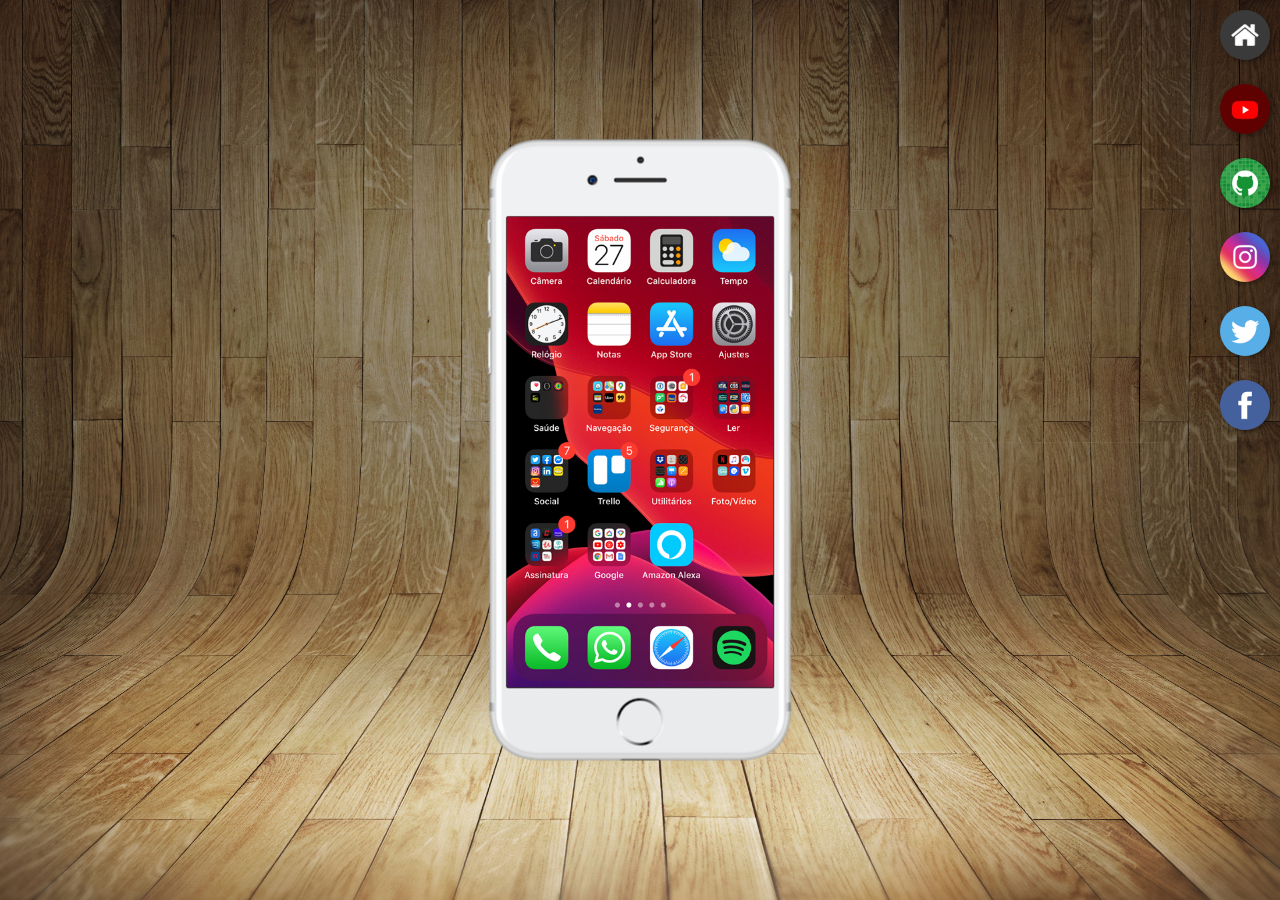
<file: index.html>
<!DOCTYPE html>
<html lang="pt-br">
<head>
    <meta charset="UTF-8">
    <meta http-equiv="X-UA-Compatible" content="IE=edge">
    <meta name="viewport" content="width=device-width, initial-scale=1.0">
    <link rel="shortcut icon" href="favicon.ico" type="image/x-icon">
    <link rel="stylesheet" href="estilos/style.css">
    <title>Projeto Redes Sociais</title>
</head>
<body>
    <main>
        <section id="telefone">
            <iframe src="home.html" name="tela" id="tela"  frameborder="0">
                Seu navegador não é compatível com isso.
            </iframe>
        </section>
        <section id="redes-sociais">
            <a href="home.html" target="tela"><img src="imagens/logo-home.jpg" alt="Home"></a><br>
            <a href="youtube.html" target="tela"><img src="imagens/logo-youtube.jpg" alt="Youtube"></a><br>
            <a href="github.html" target="tela"><img src="imagens/logo-github.jpg" alt="Github"></a><br>
            <a href="instagram.html" target="tela"><img src="imagens/logo-instagram.jpg" alt="Instagram"></a><br>
            <a href="twitter.html" target="tela"><img src="imagens/logo-twitter.jpg" alt="Twitter"></a><br>
            <a href="facebook.html" target="tela"><img src="imagens/logo-facebook.jpg" alt="Facebook"></a>
        </section>
    </main>
</body>
</html>
</file>
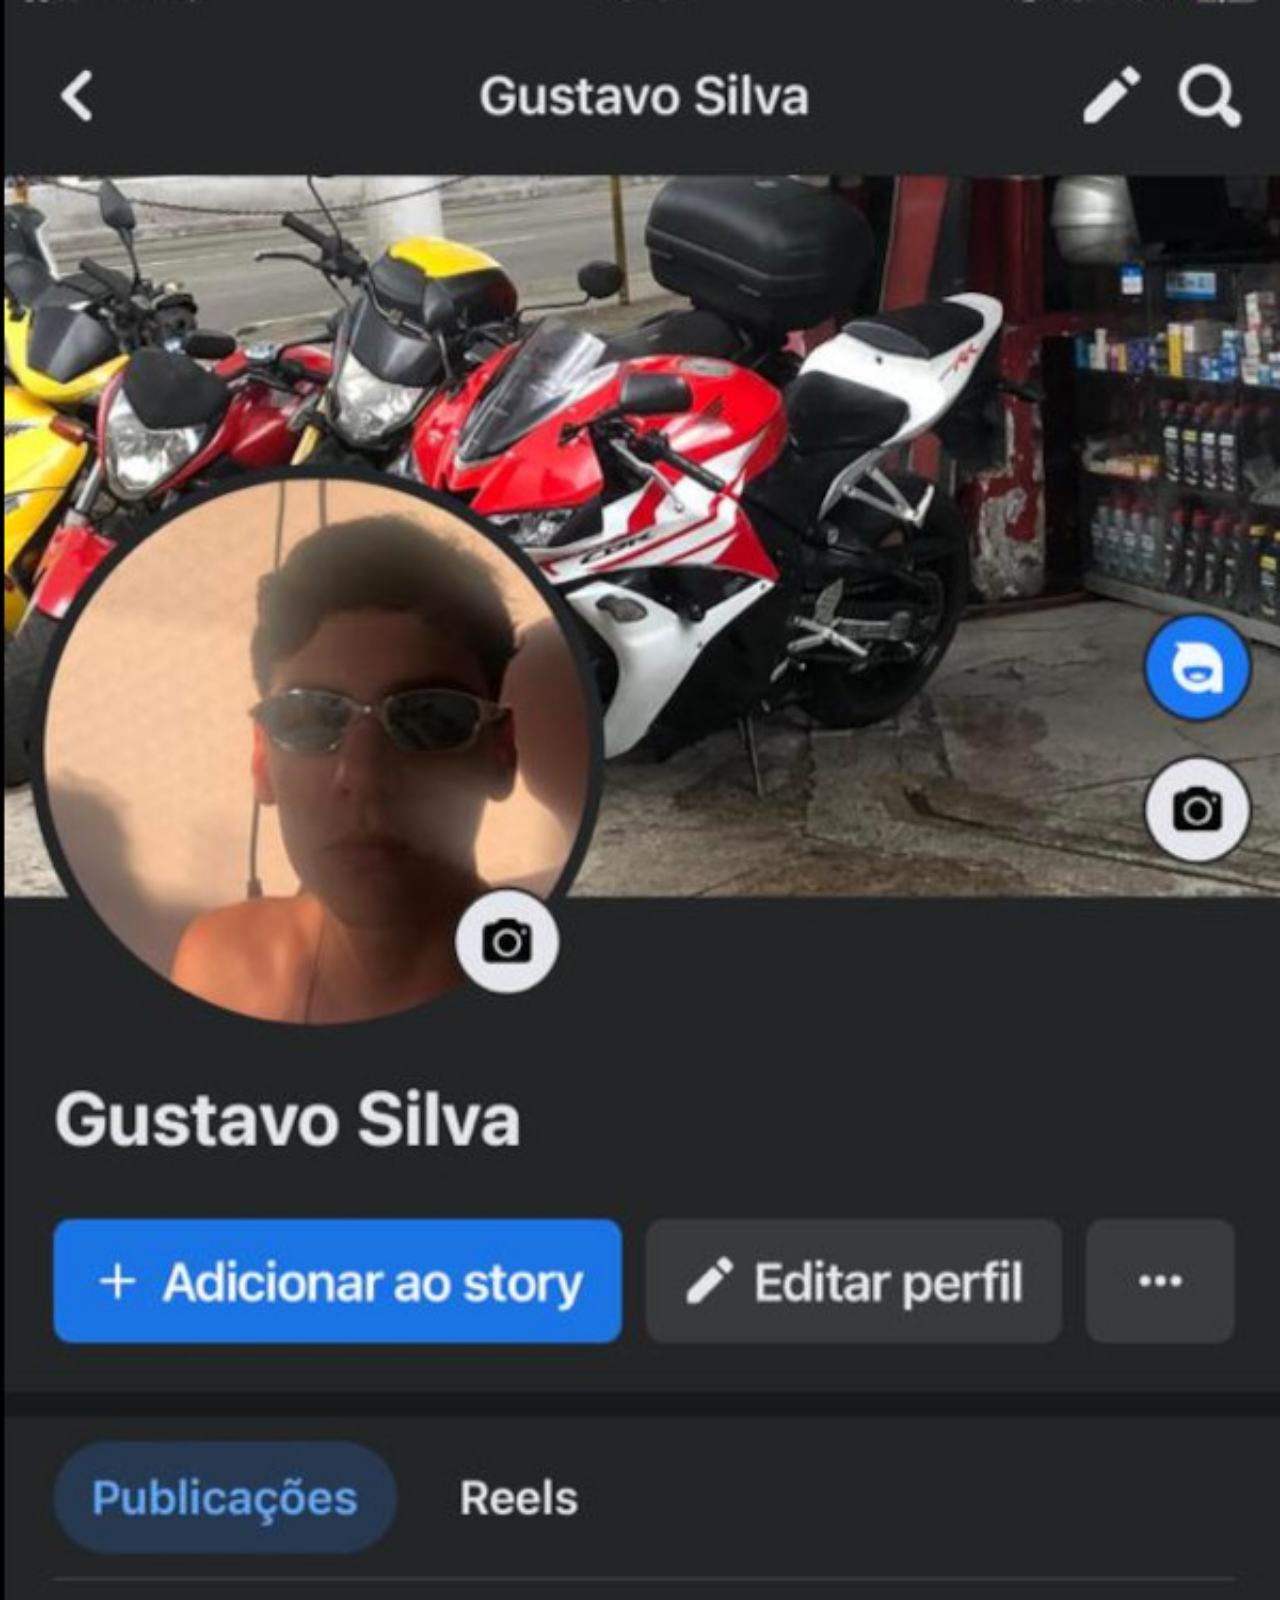
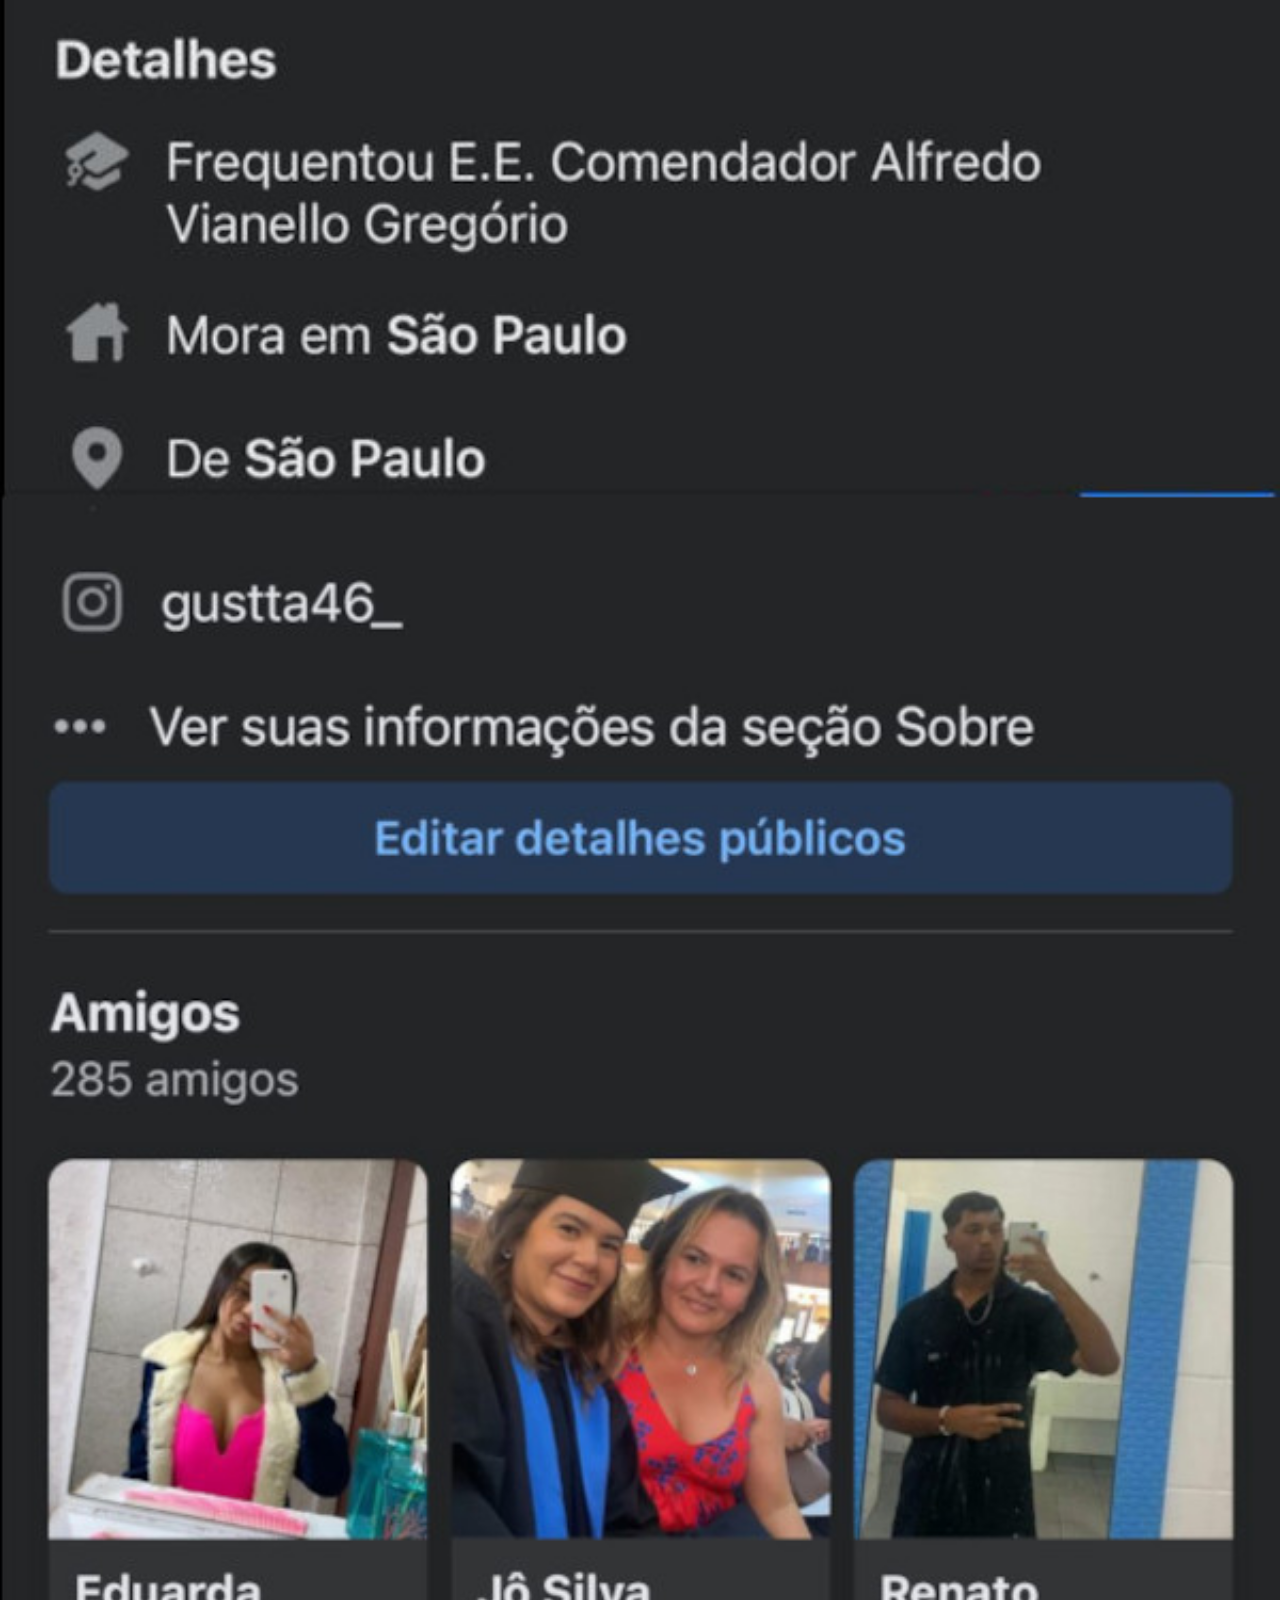
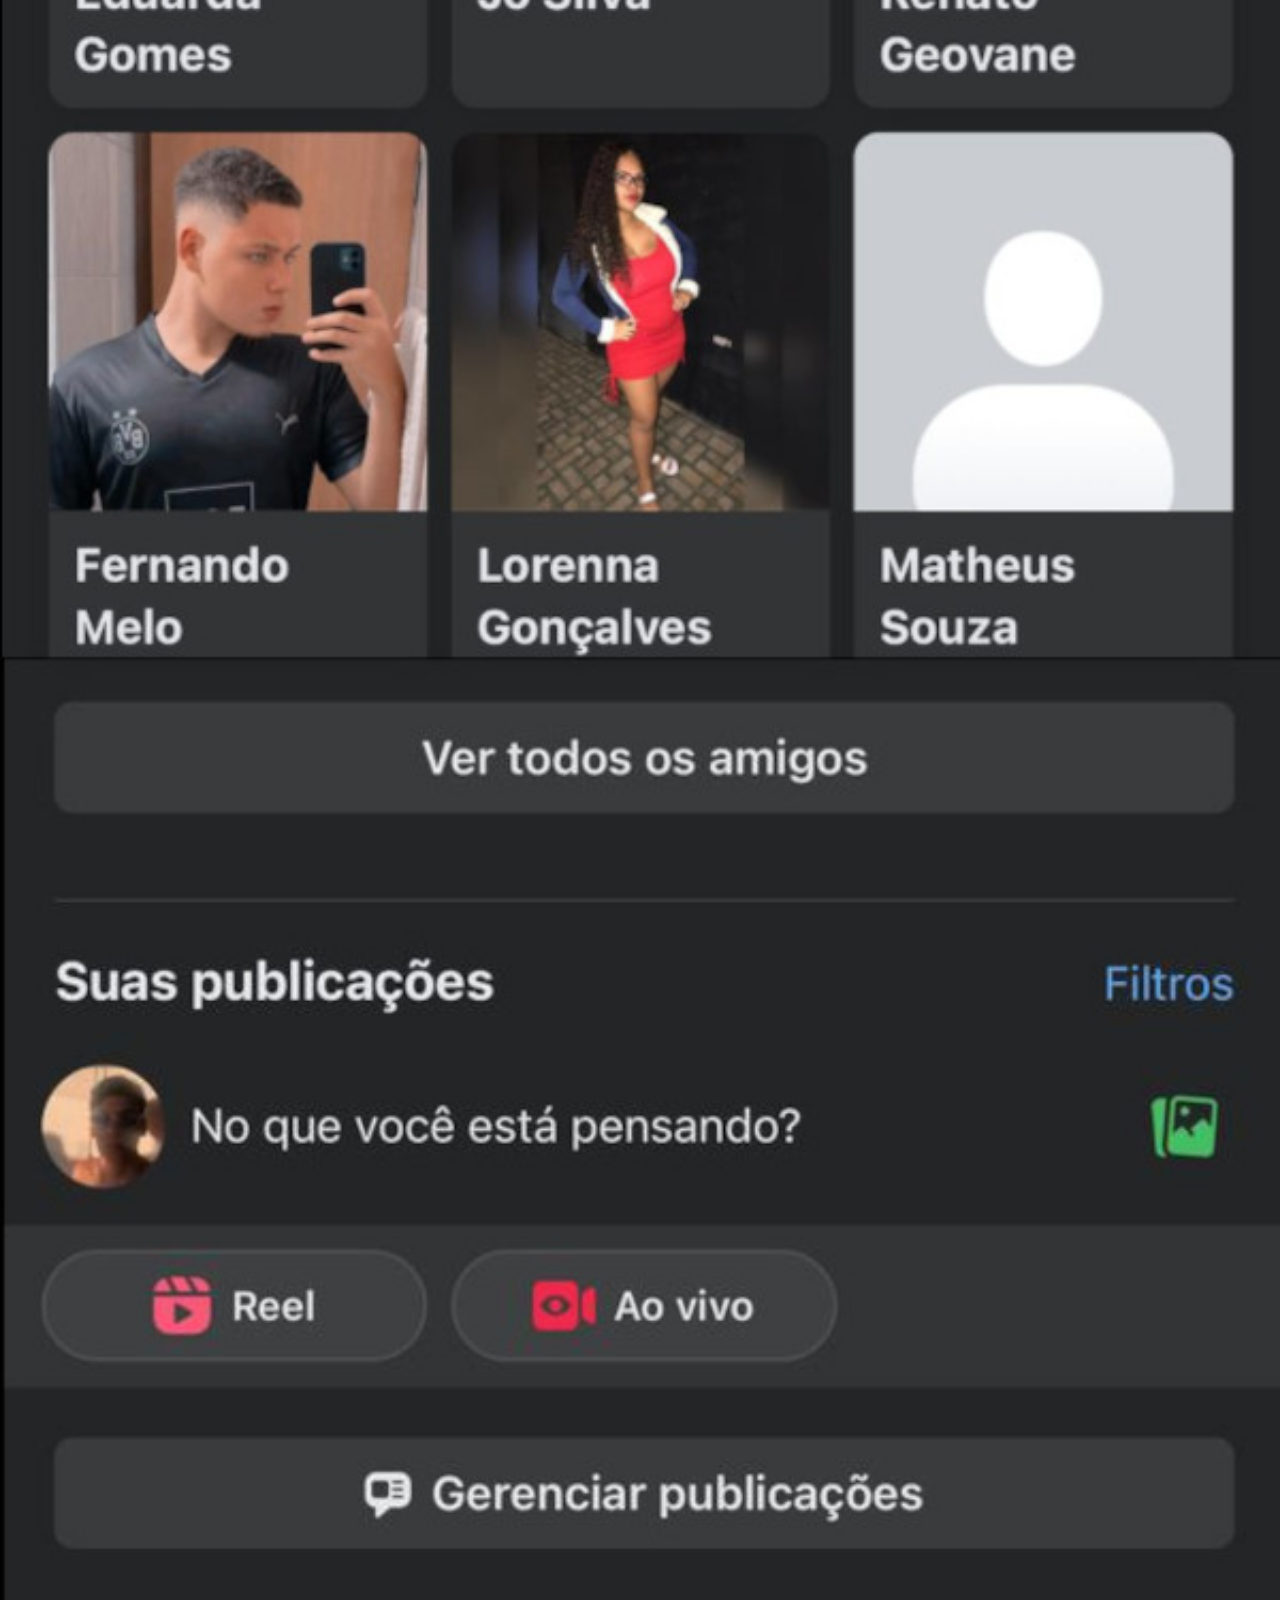
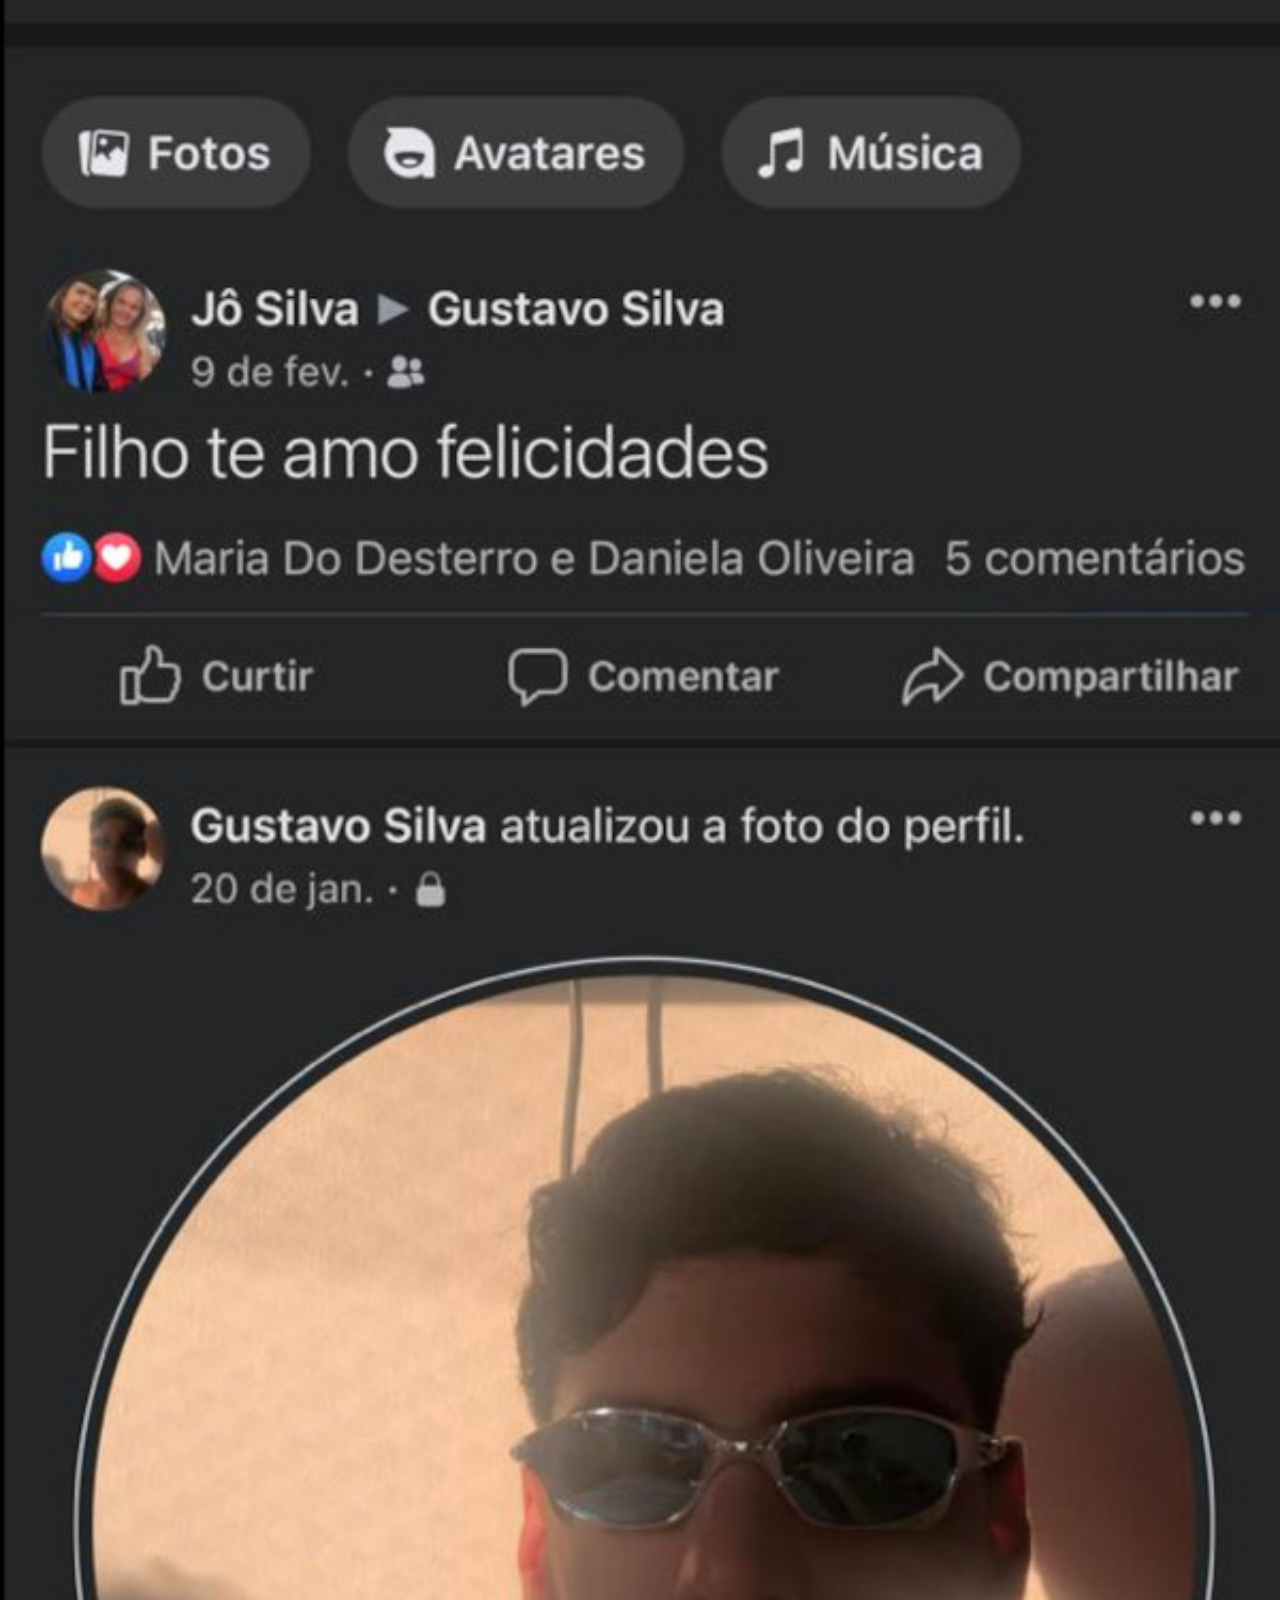
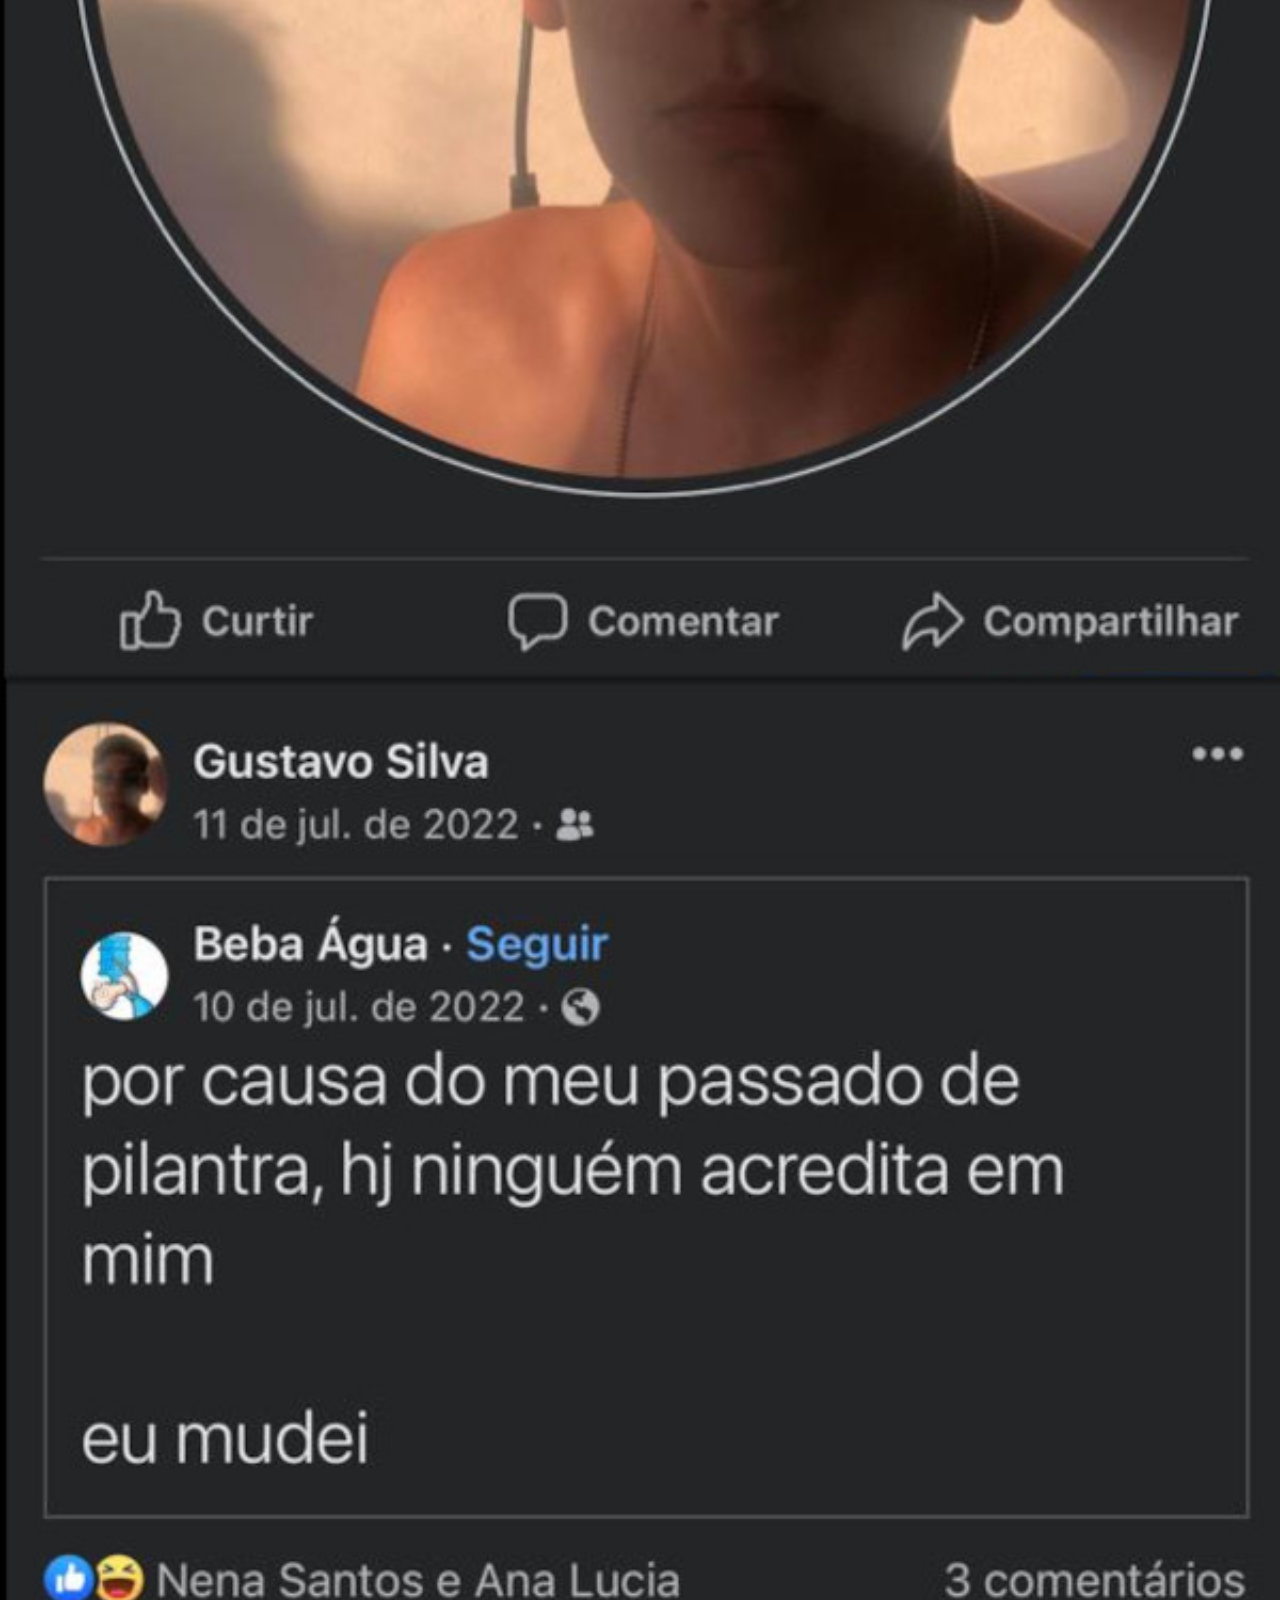
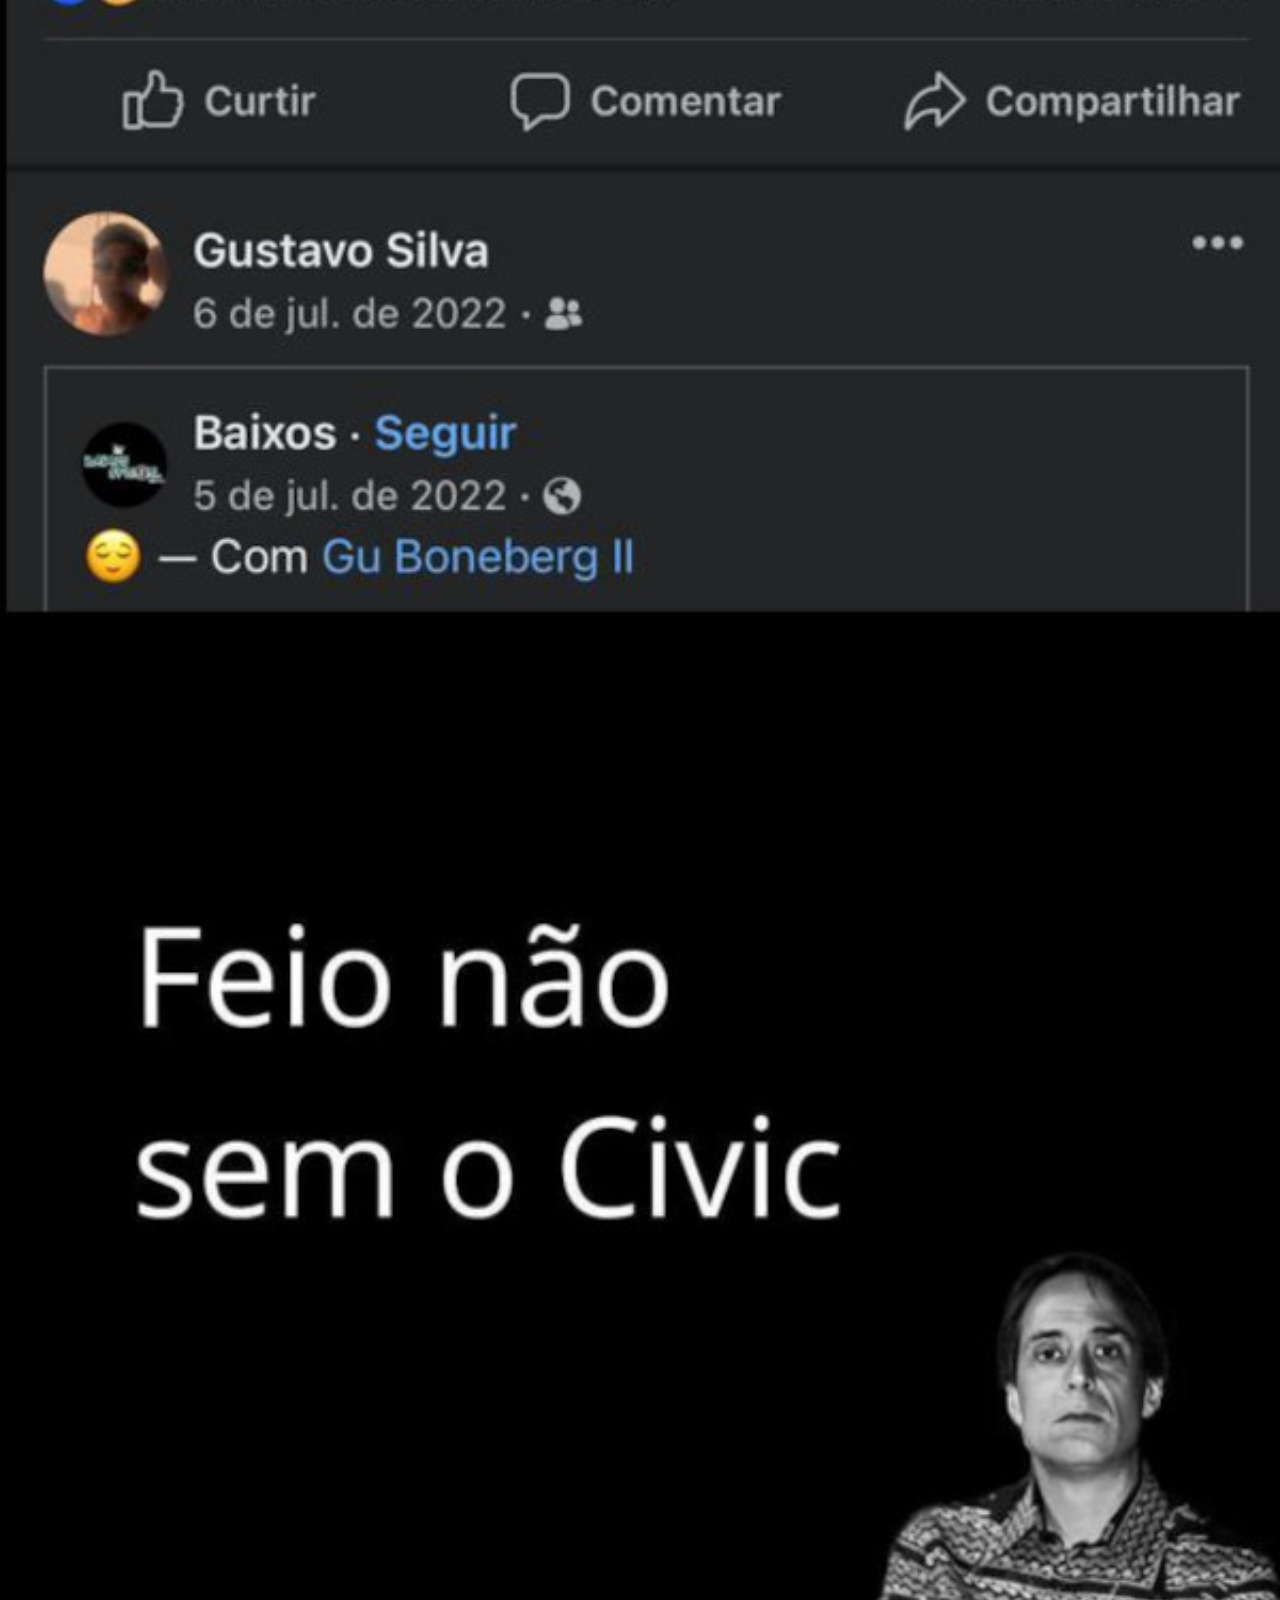
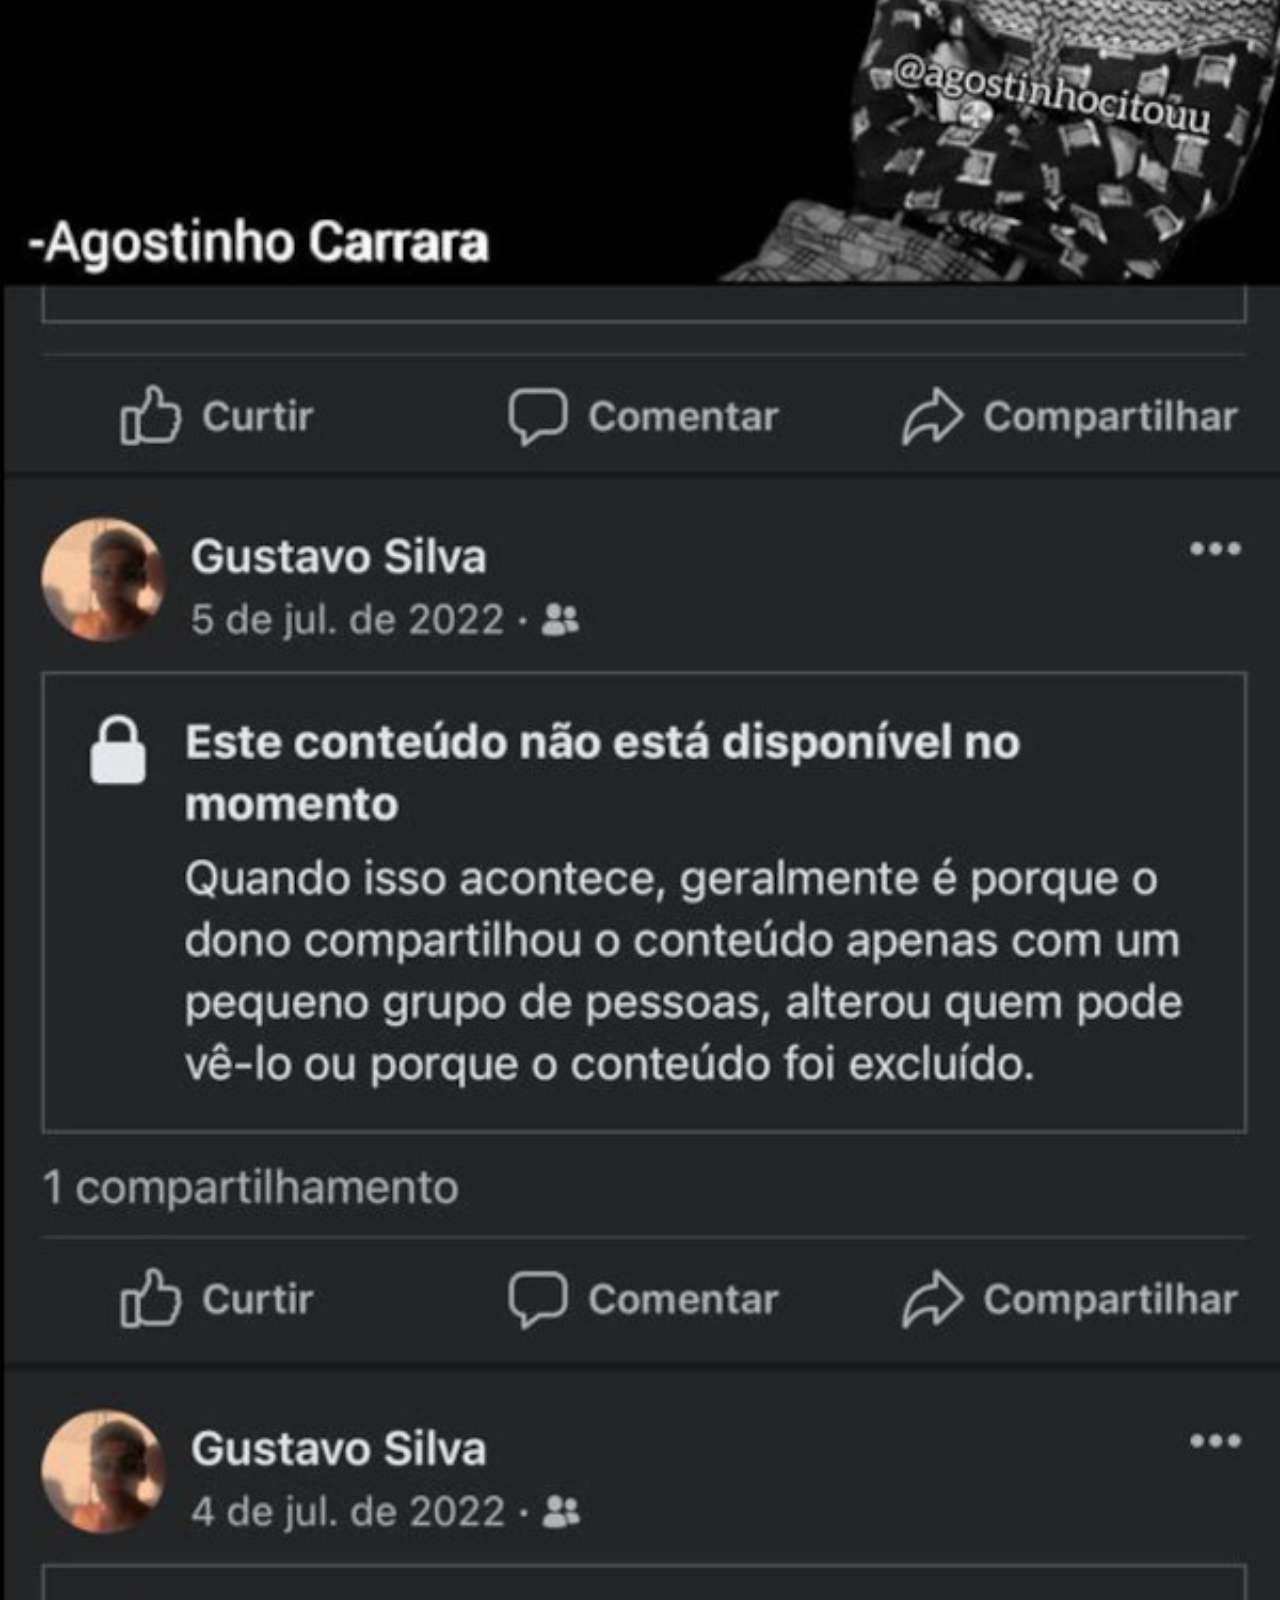
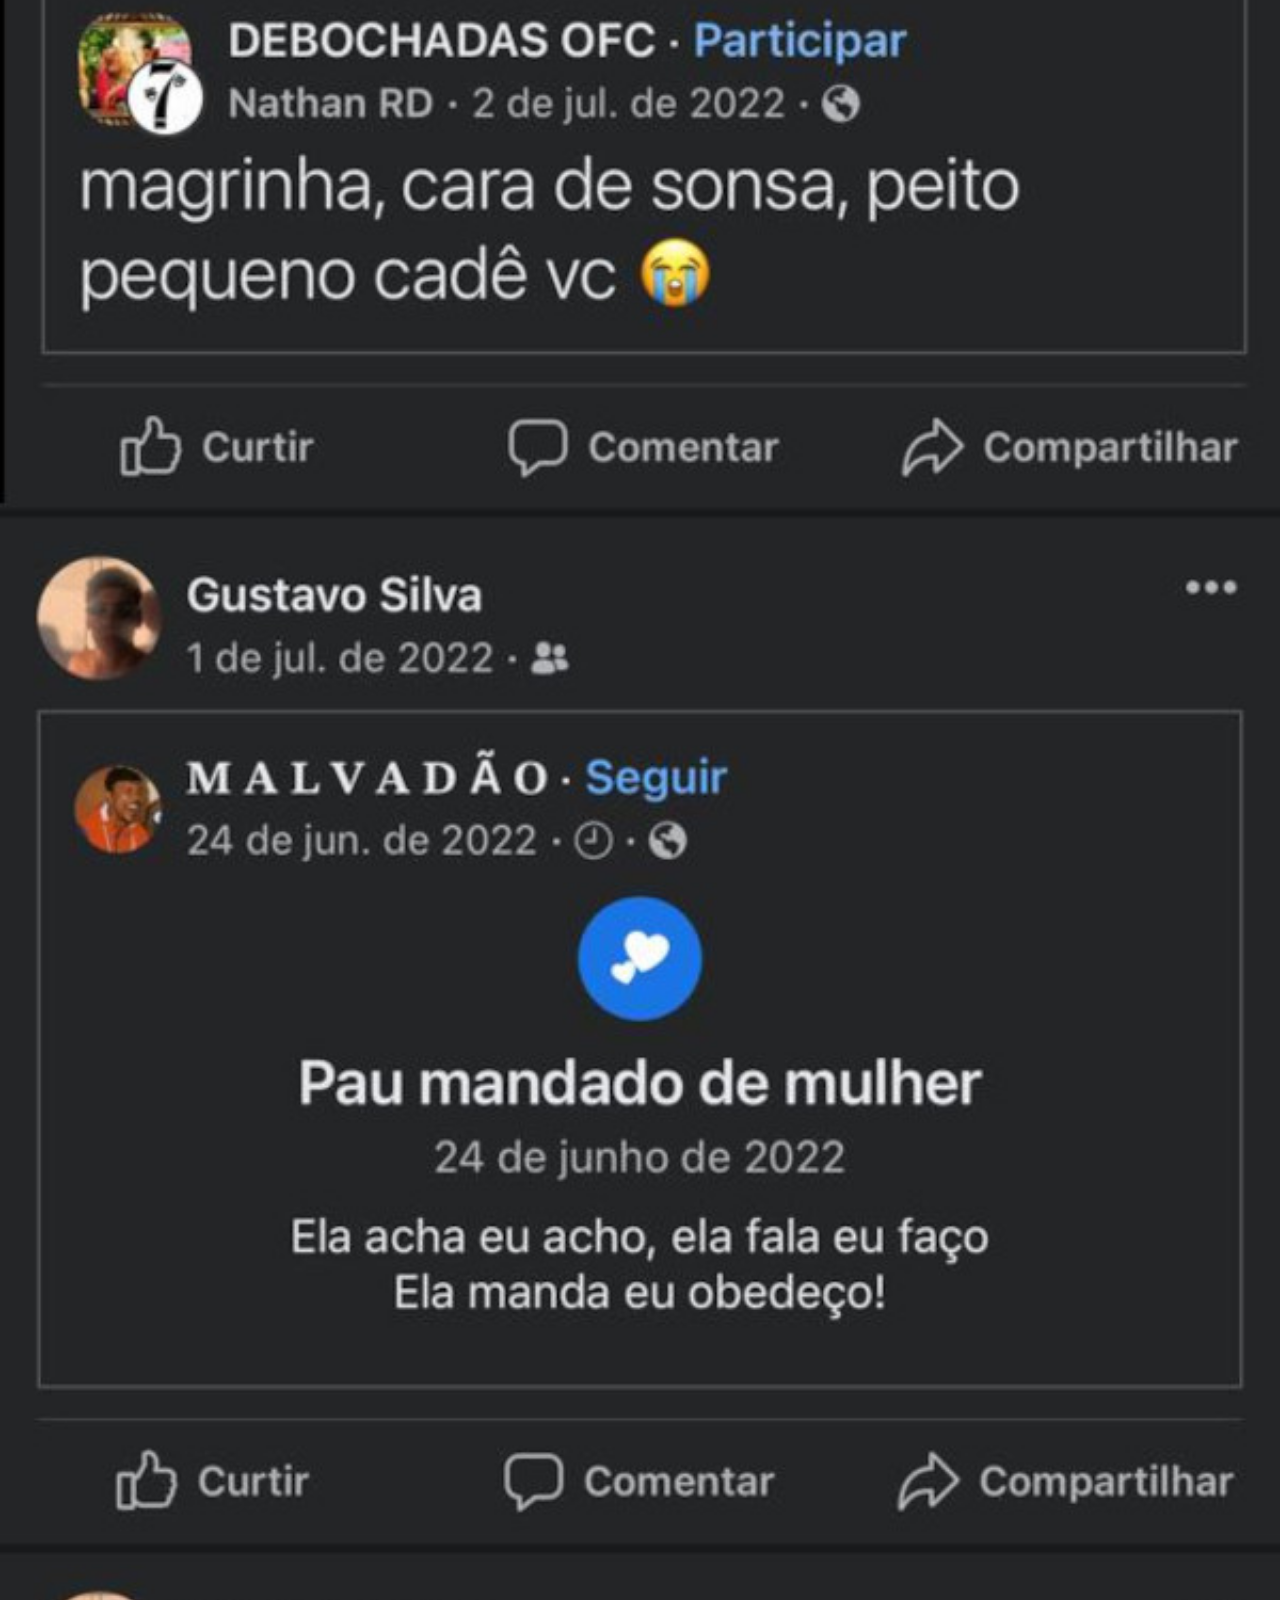
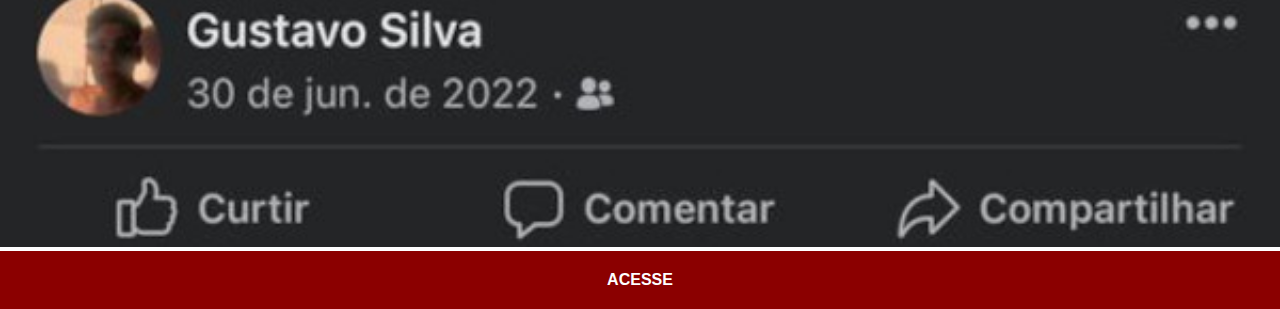
<file: facebook.html>
<!DOCTYPE html>
<html lang="pt-br">
<head>
    <meta charset="UTF-8">
    <meta http-equiv="X-UA-Compatible" content="IE=edge">
    <meta name="viewport" content="width=device-width, initial-scale=1.0">
    <link rel="stylesheet" href="estilos/social.css">
    <title>Facebook</title>
</head>
<body>
    <img src="imagens/tela-facebook.jpg" alt="Facebook">
    <a href="https://www.facebook.com/profile.php?id=100040109522634" target="_blank">ACESSE</a>
</body>
</html>
</file>
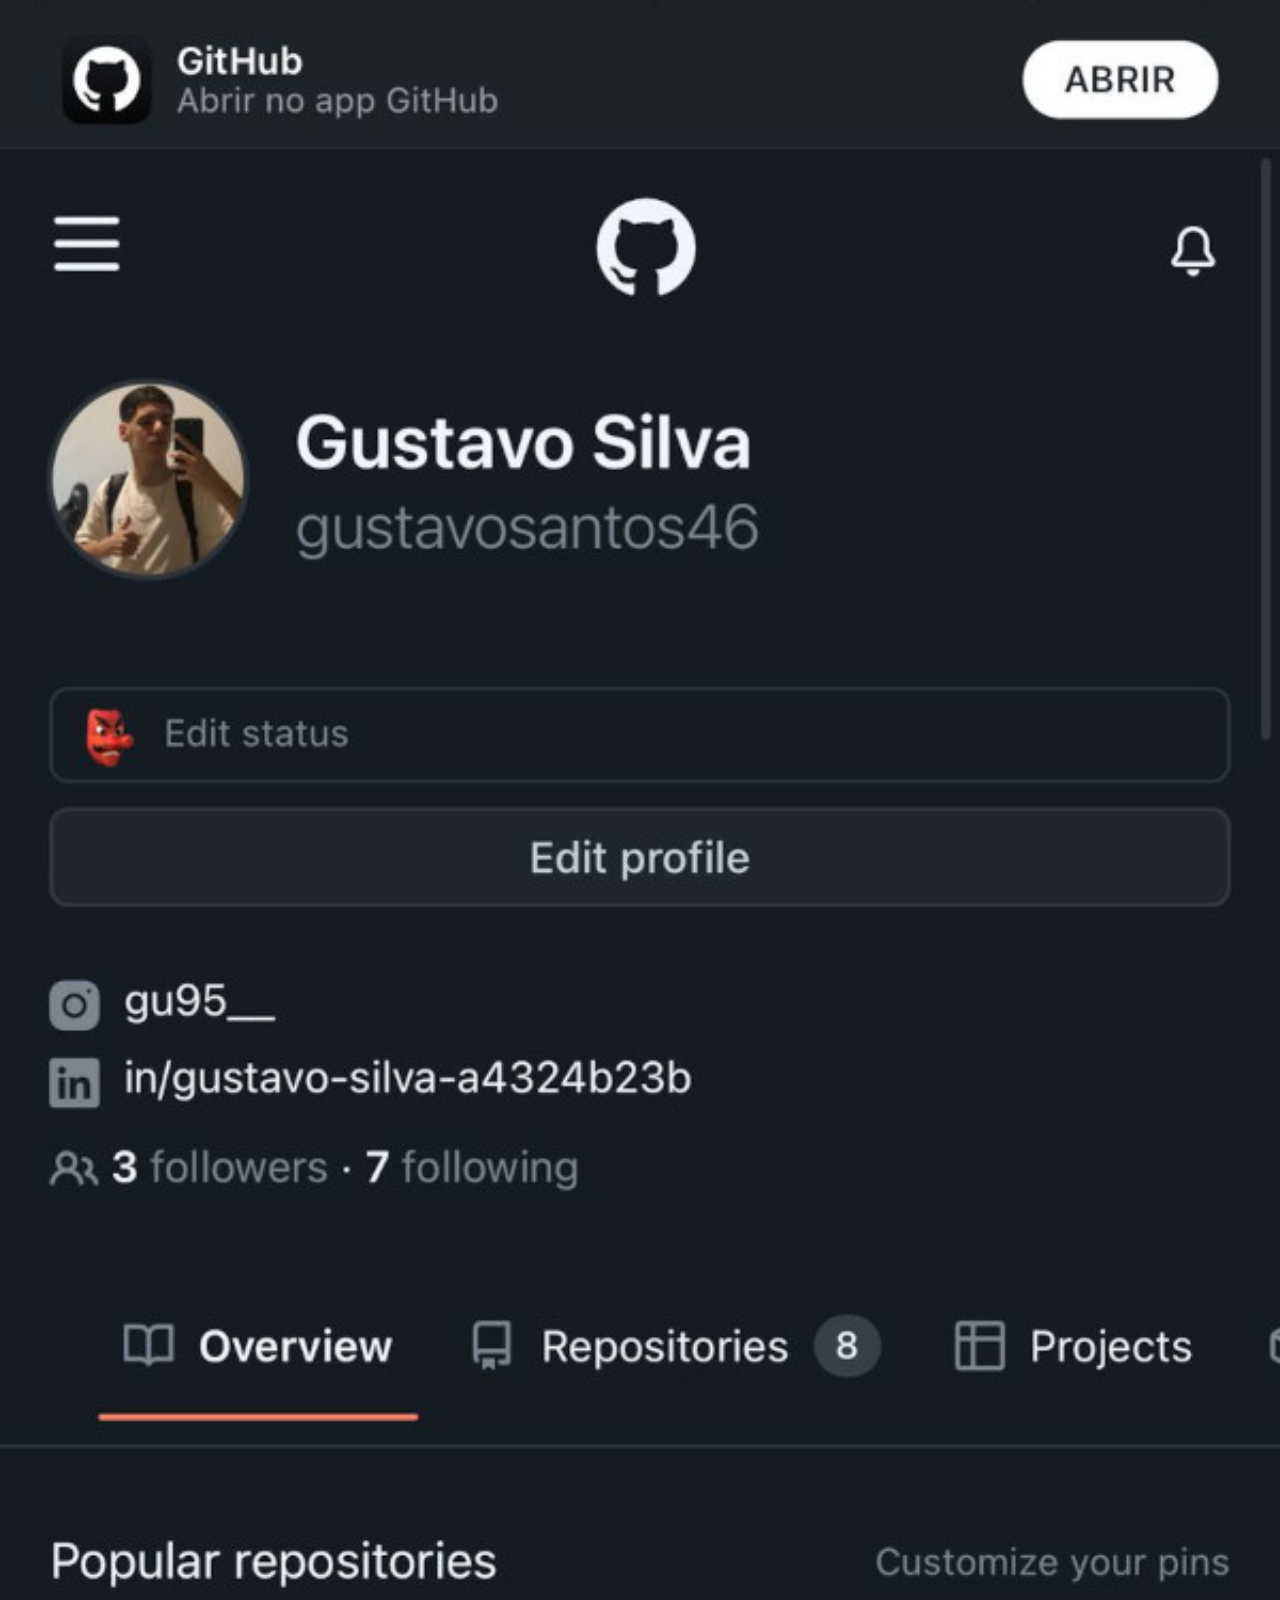
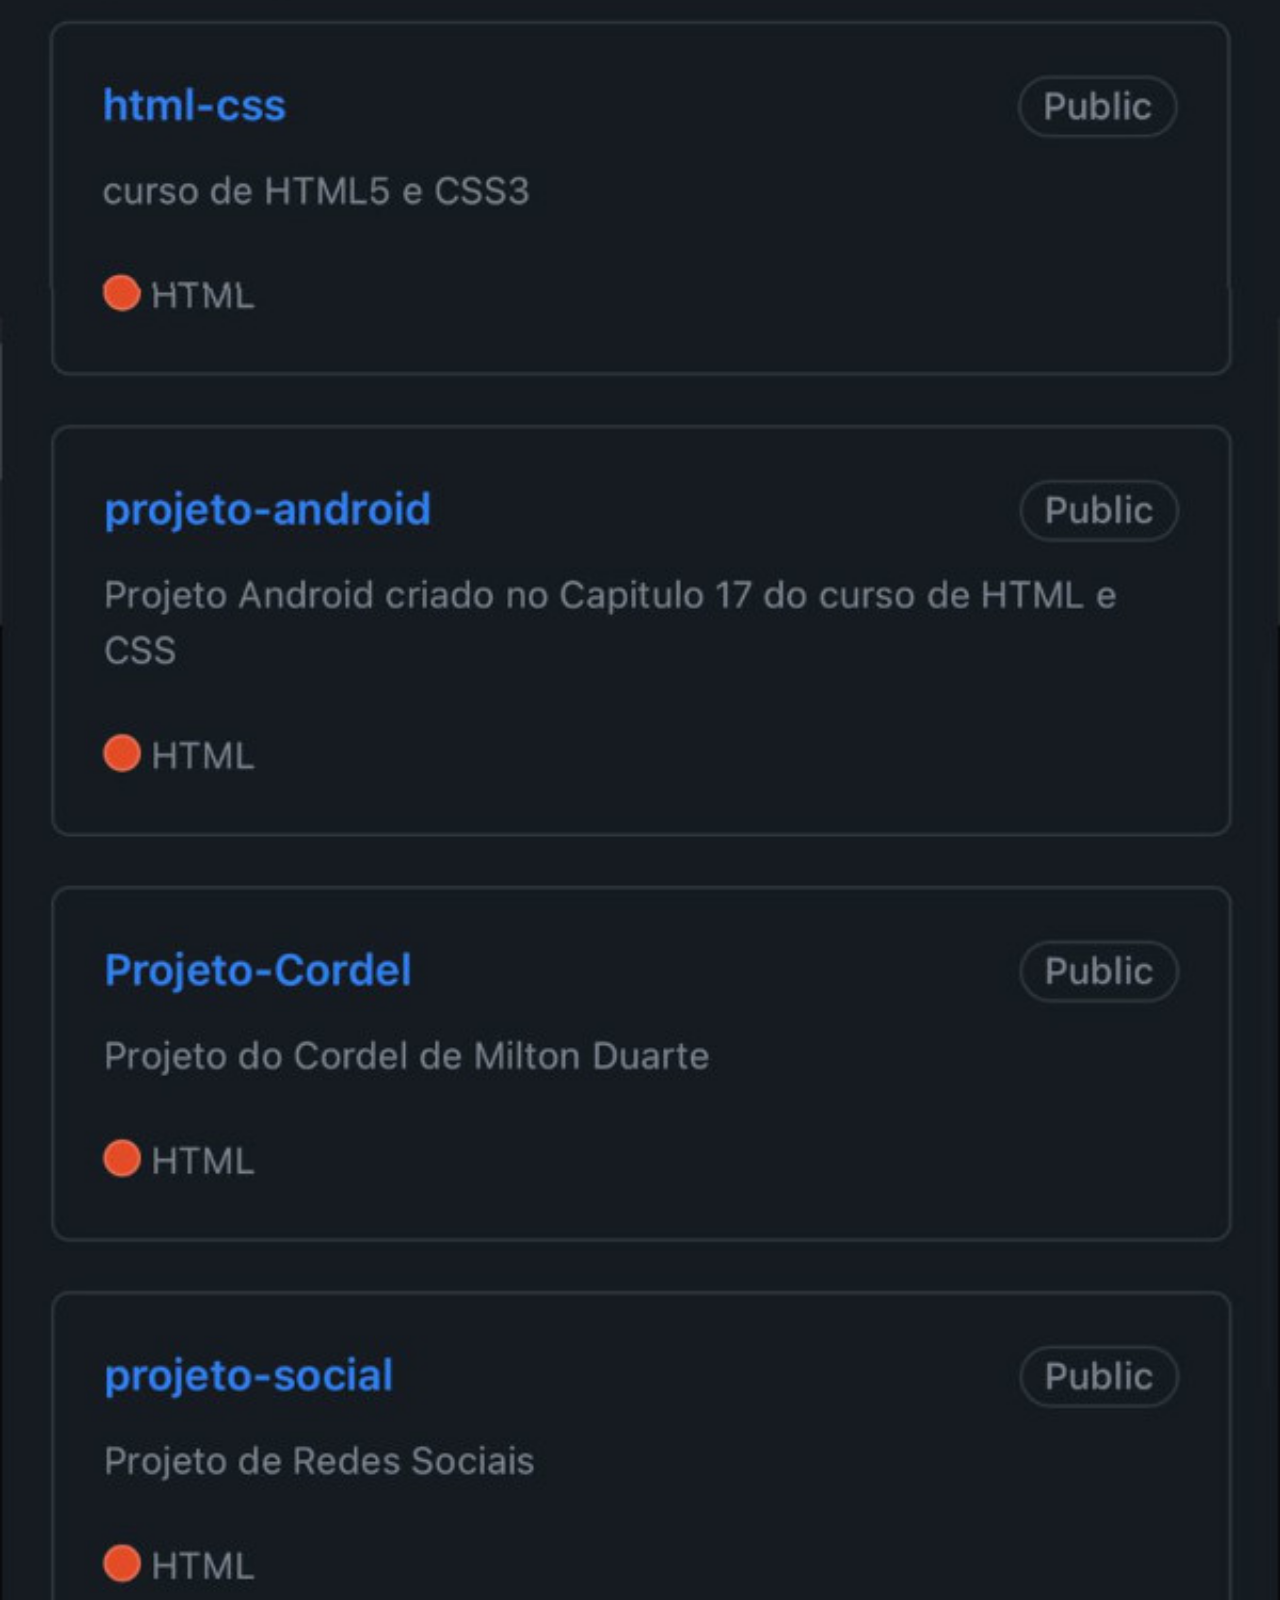
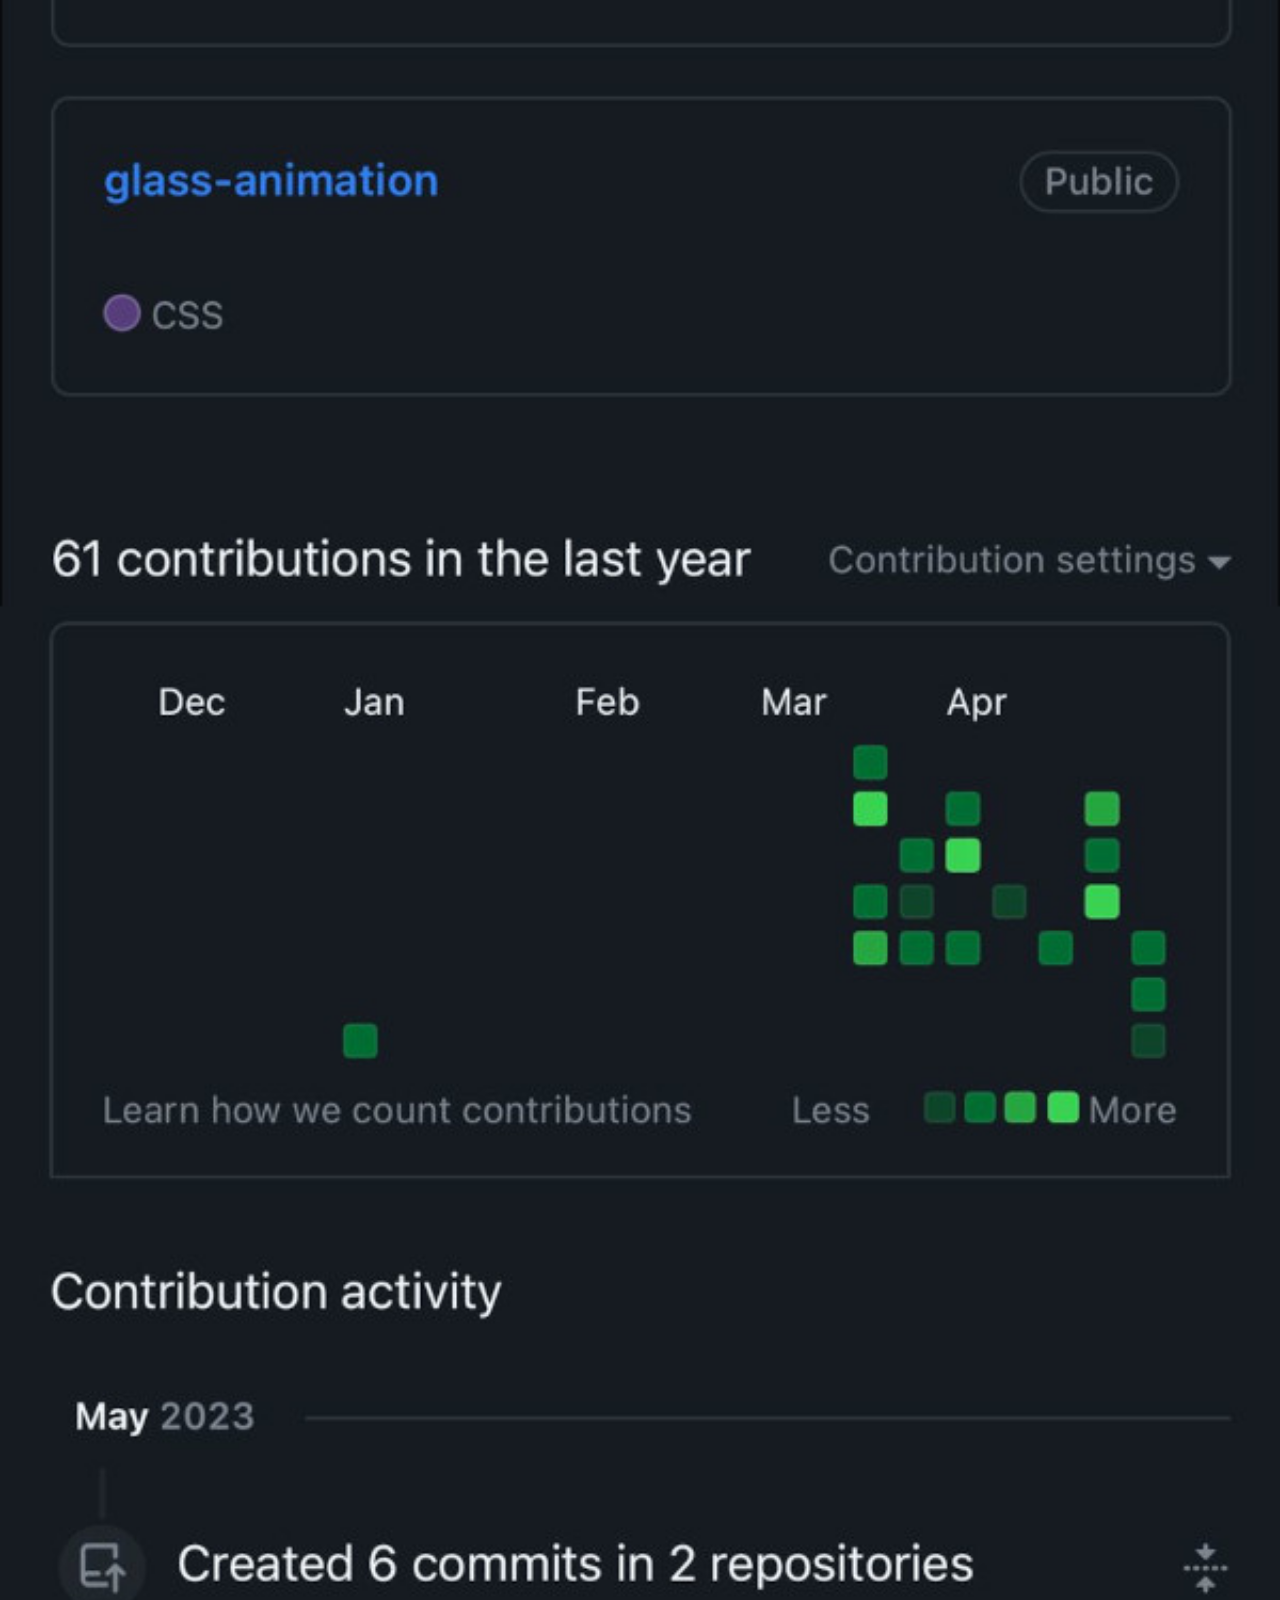
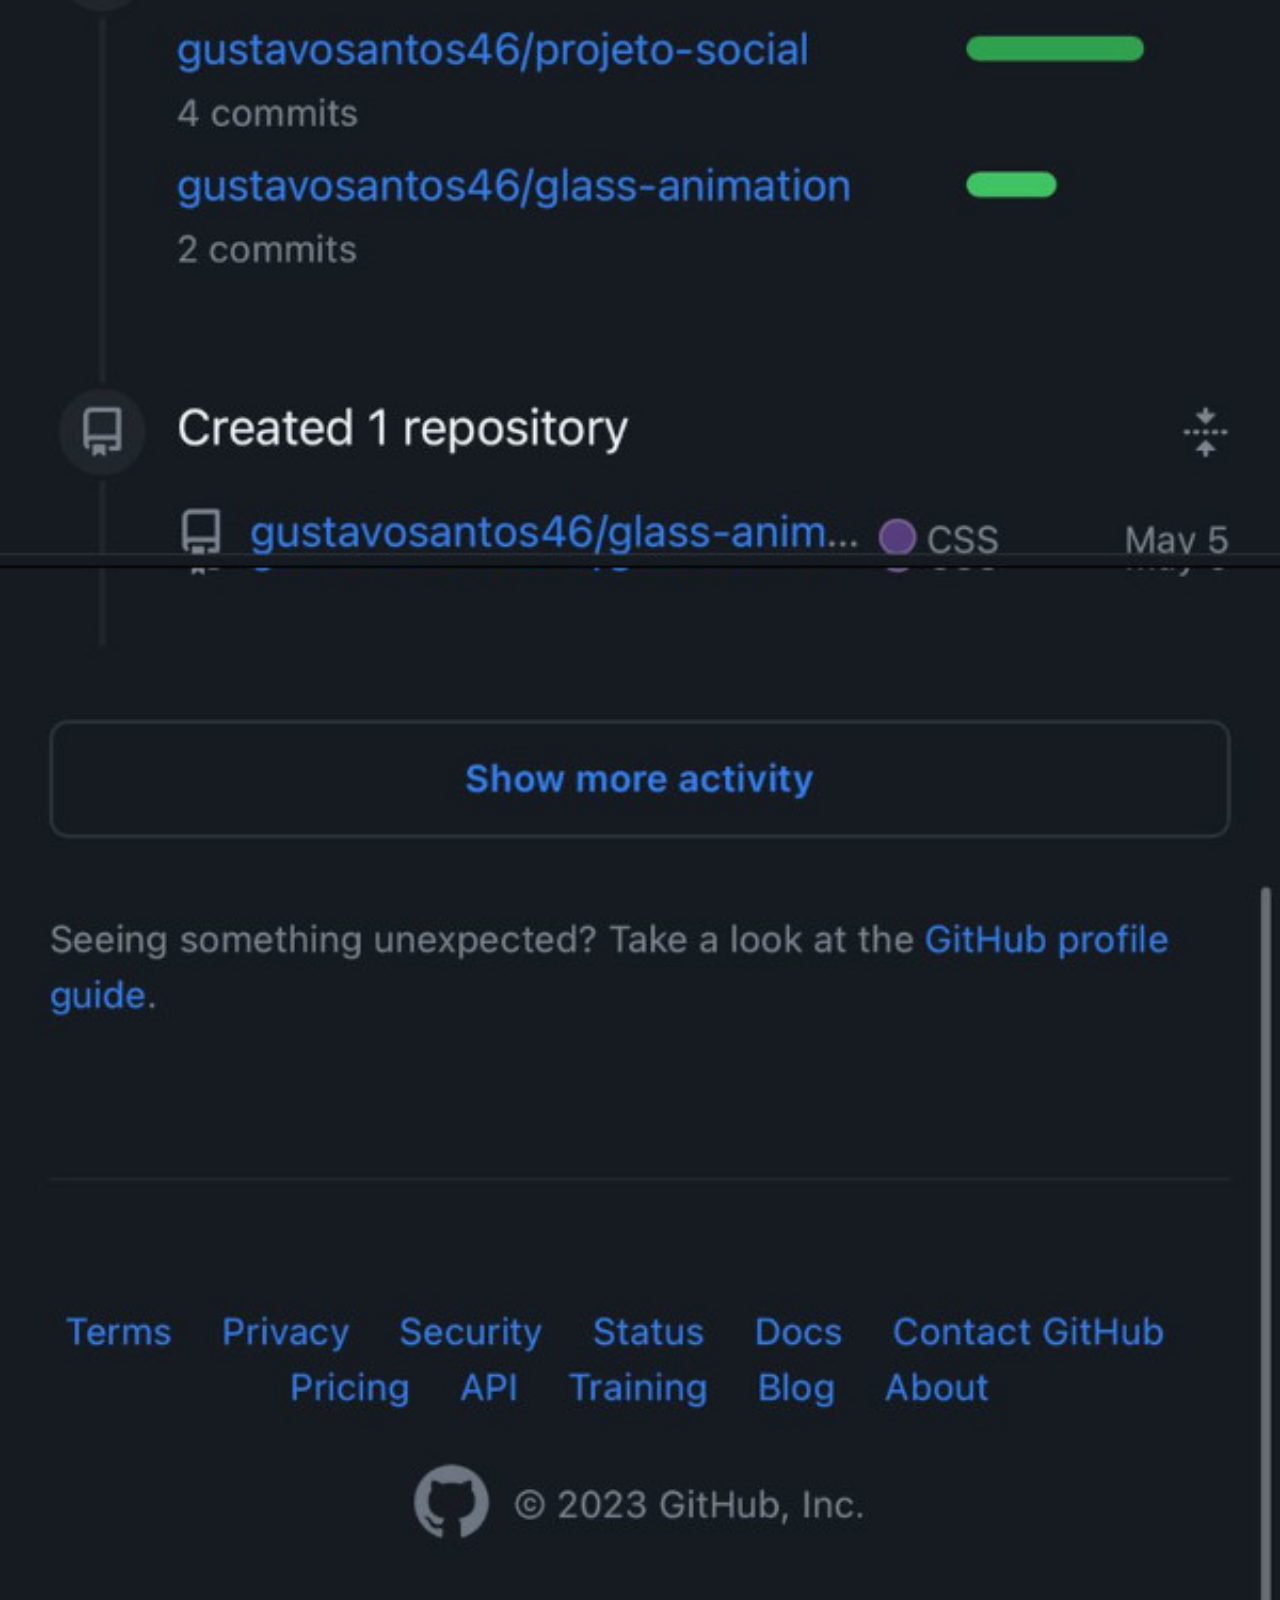
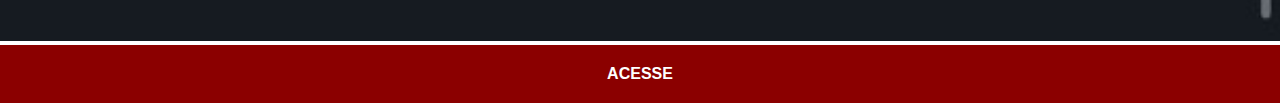
<file: github.html>
<!DOCTYPE html>
<html lang="pt-br">
<head>
    <meta charset="UTF-8">
    <meta http-equiv="X-UA-Compatible" content="IE=edge">
    <meta name="viewport" content="width=device-width, initial-scale=1.0">
    <link rel="stylesheet" href="estilos/social.css">
    <title>Github</title>
</head>
<body>
    <img src="imagens/tela-github.jpg" alt="Github">
    <a href="https://github.com/gustavosantos46" target="_blank">ACESSE</a>
</body>
</html>
</file>
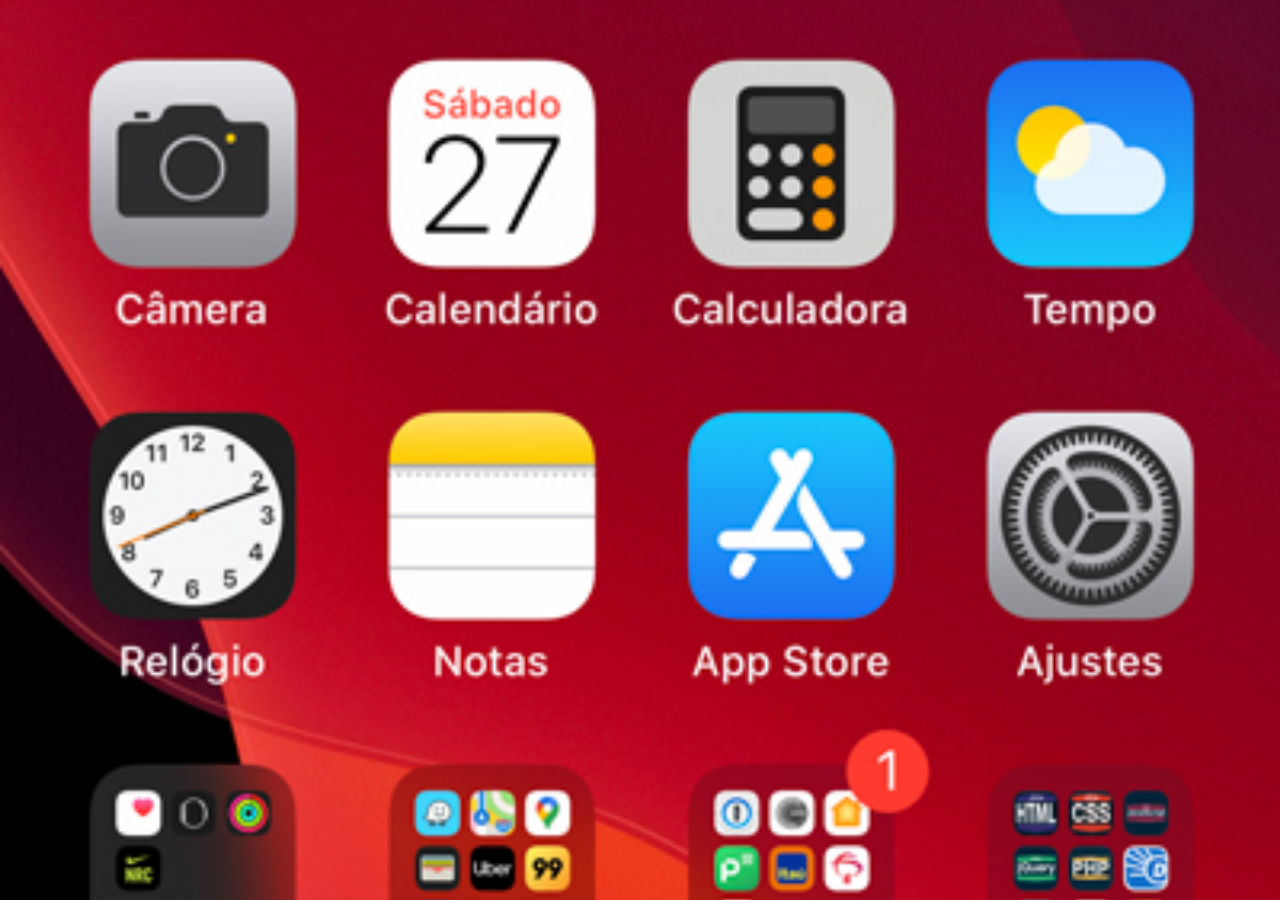
<file: home.html>
<!DOCTYPE html>
<html lang="pt-br">
<head>
    <meta charset="UTF-8">
    <meta http-equiv="X-UA-Compatible" content="IE=edge">
    <meta name="viewport" content="width=device-width, initial-scale=1.0">
    <title>Home</title>
    <style>
        *{
            margin: 0px;
            padding: 0px;
        }
        body{
            width: 100vw;
            height: 100vh;
            background: black url(imagens/tela-home.jpg) no-repeat top center;
            background-size: cover;
        }
    </style>
</head>
<body>
    
</body>
</html>
</file>
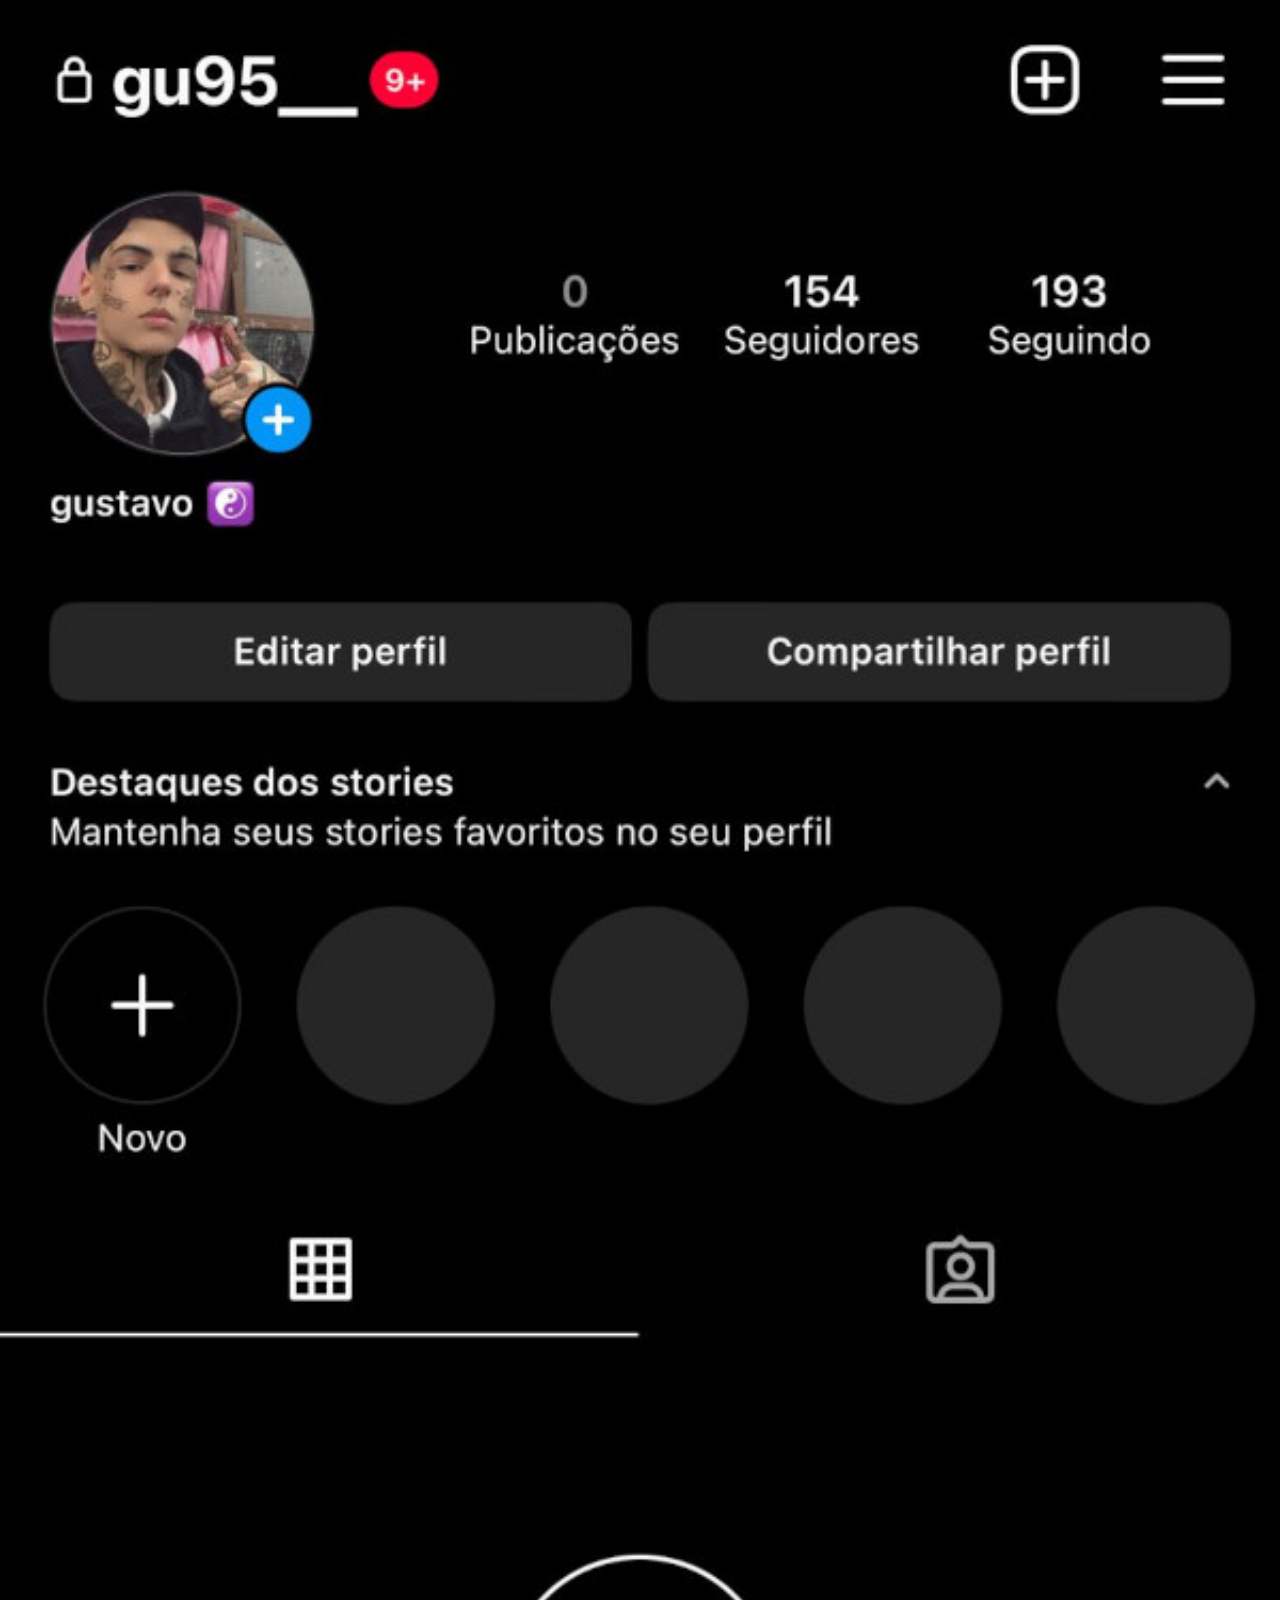
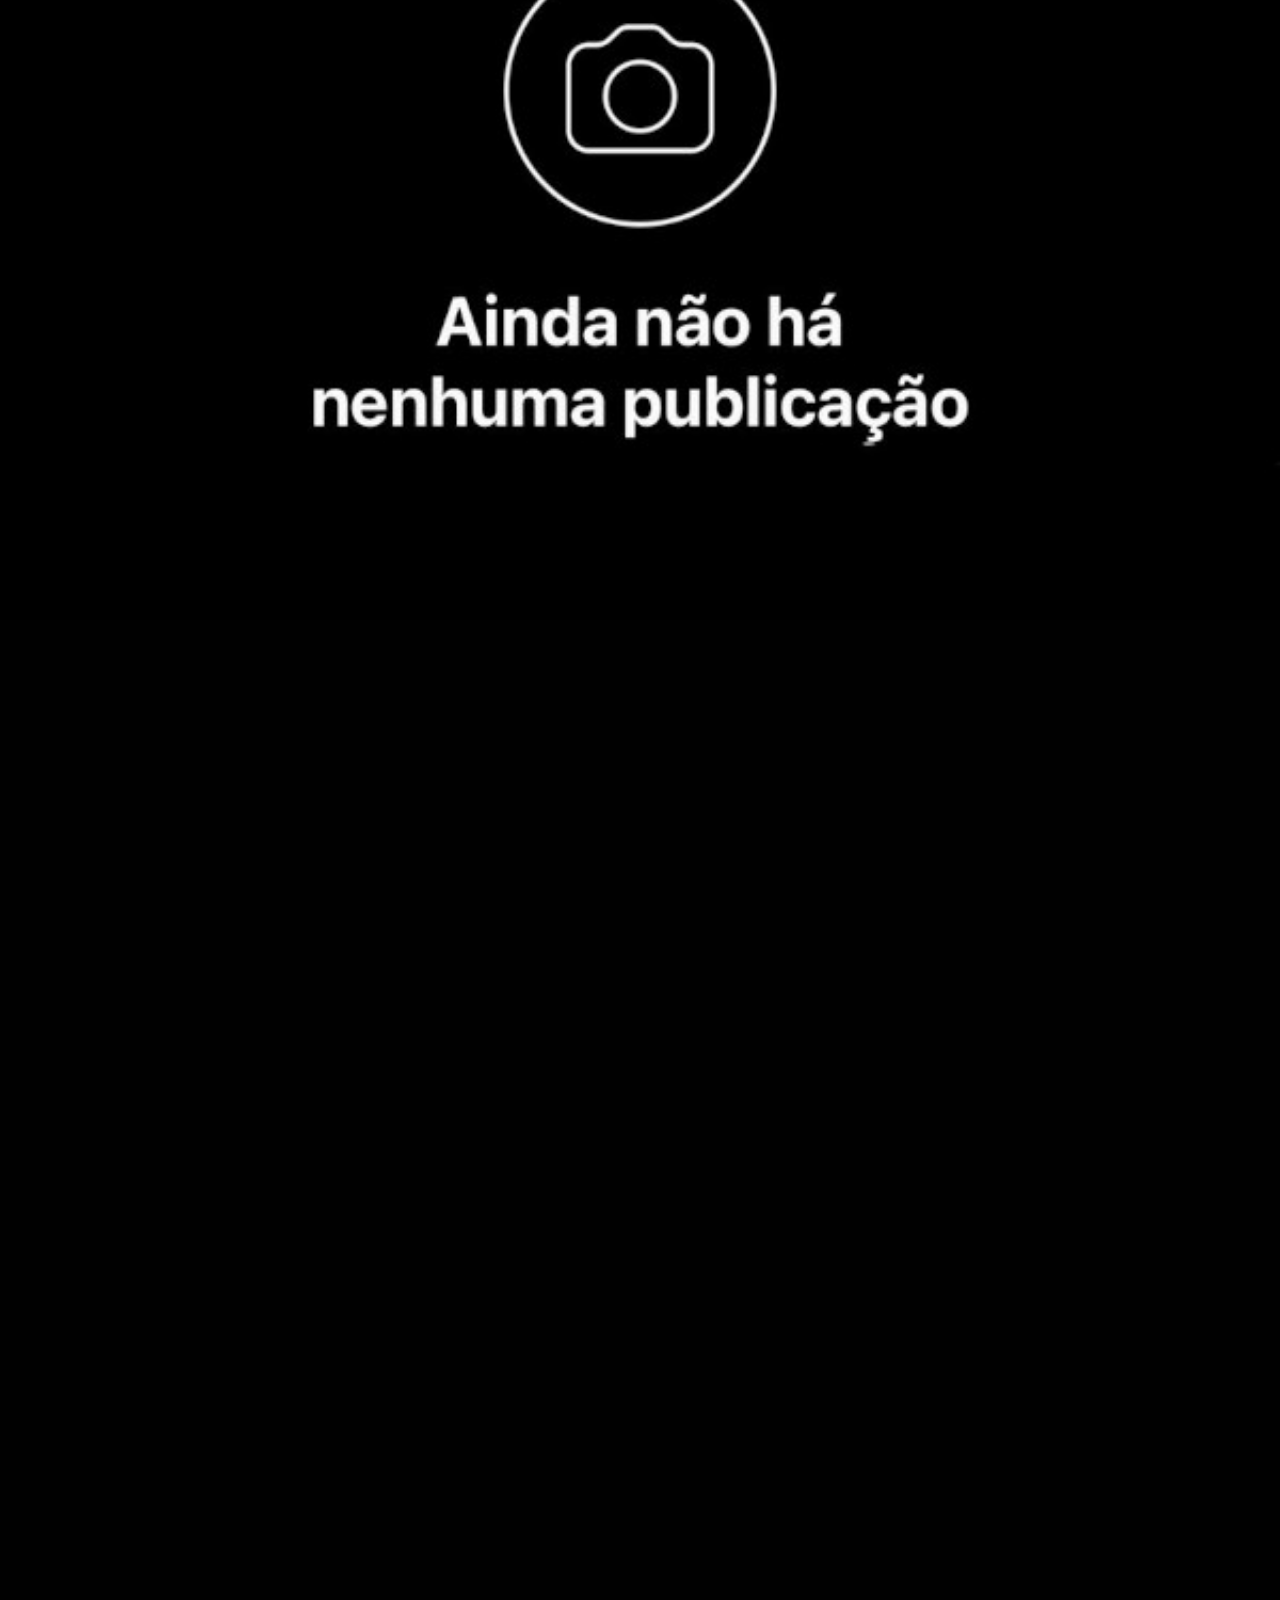
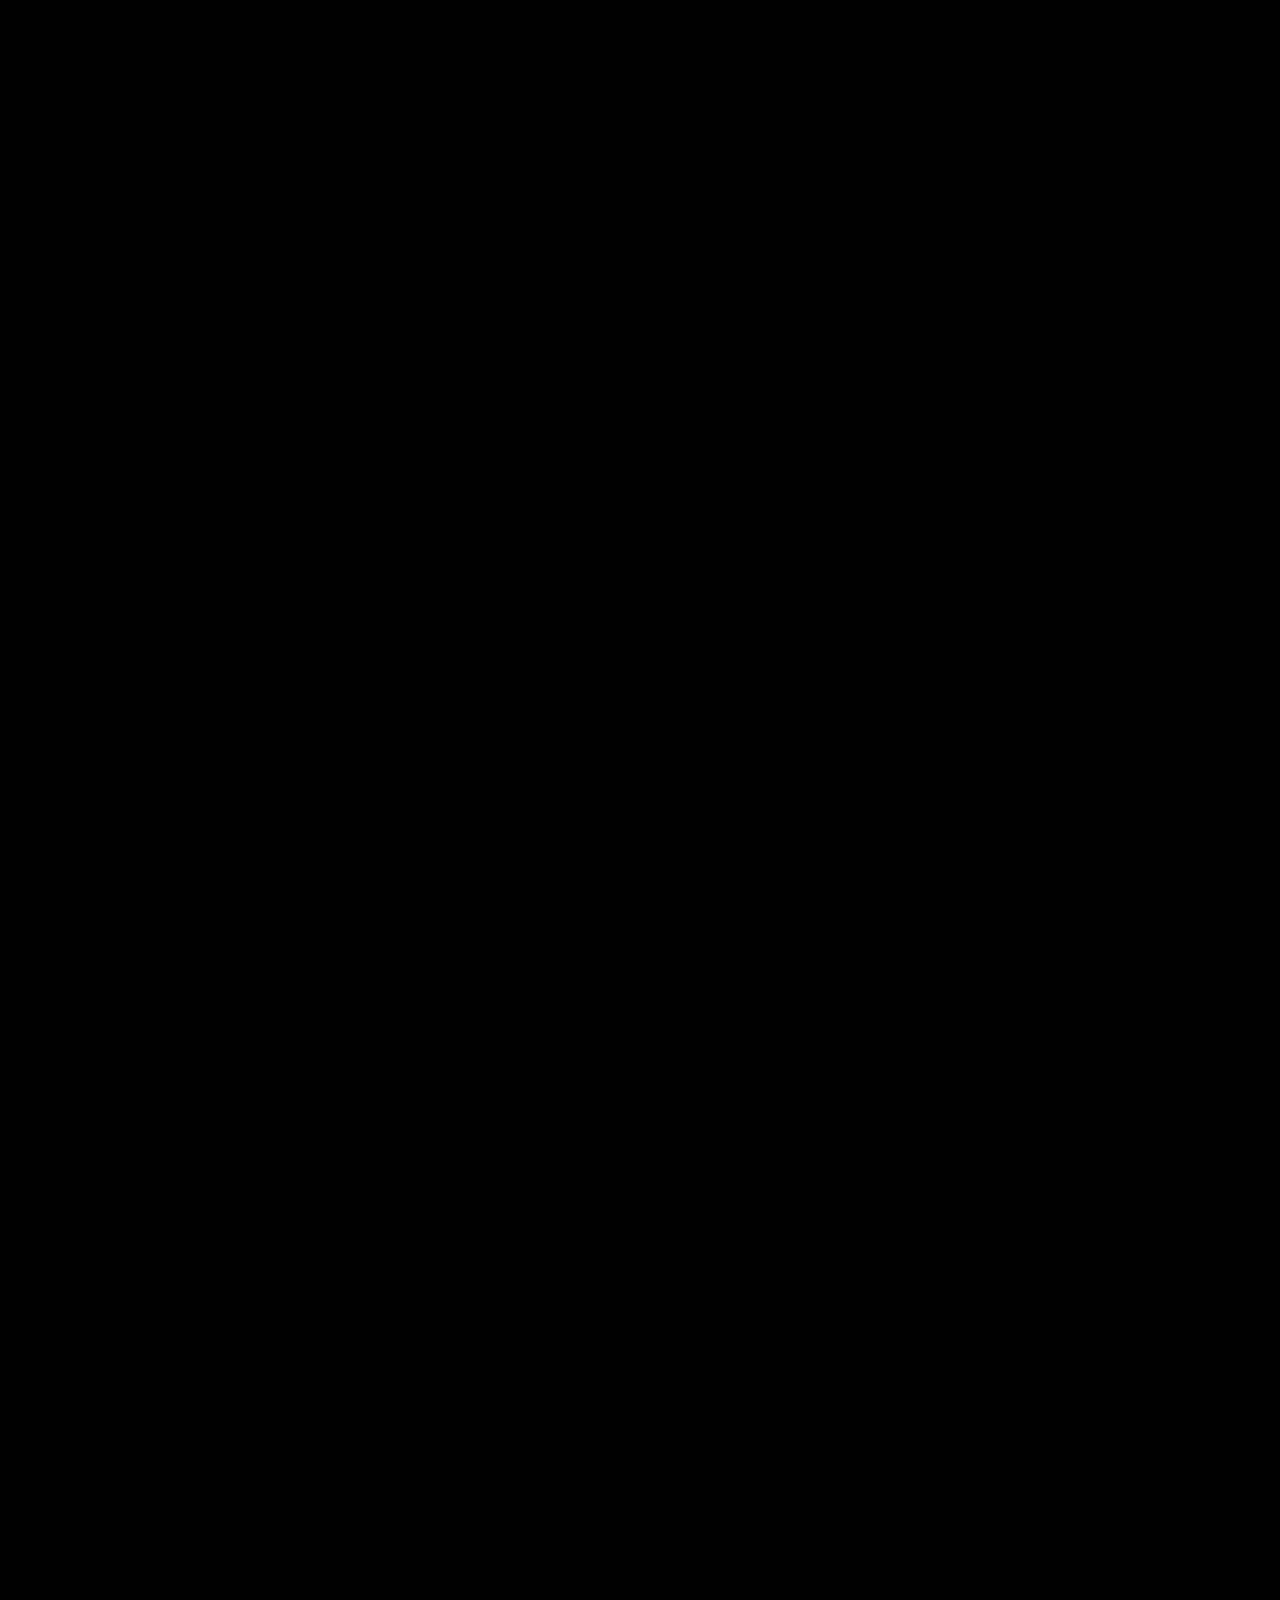
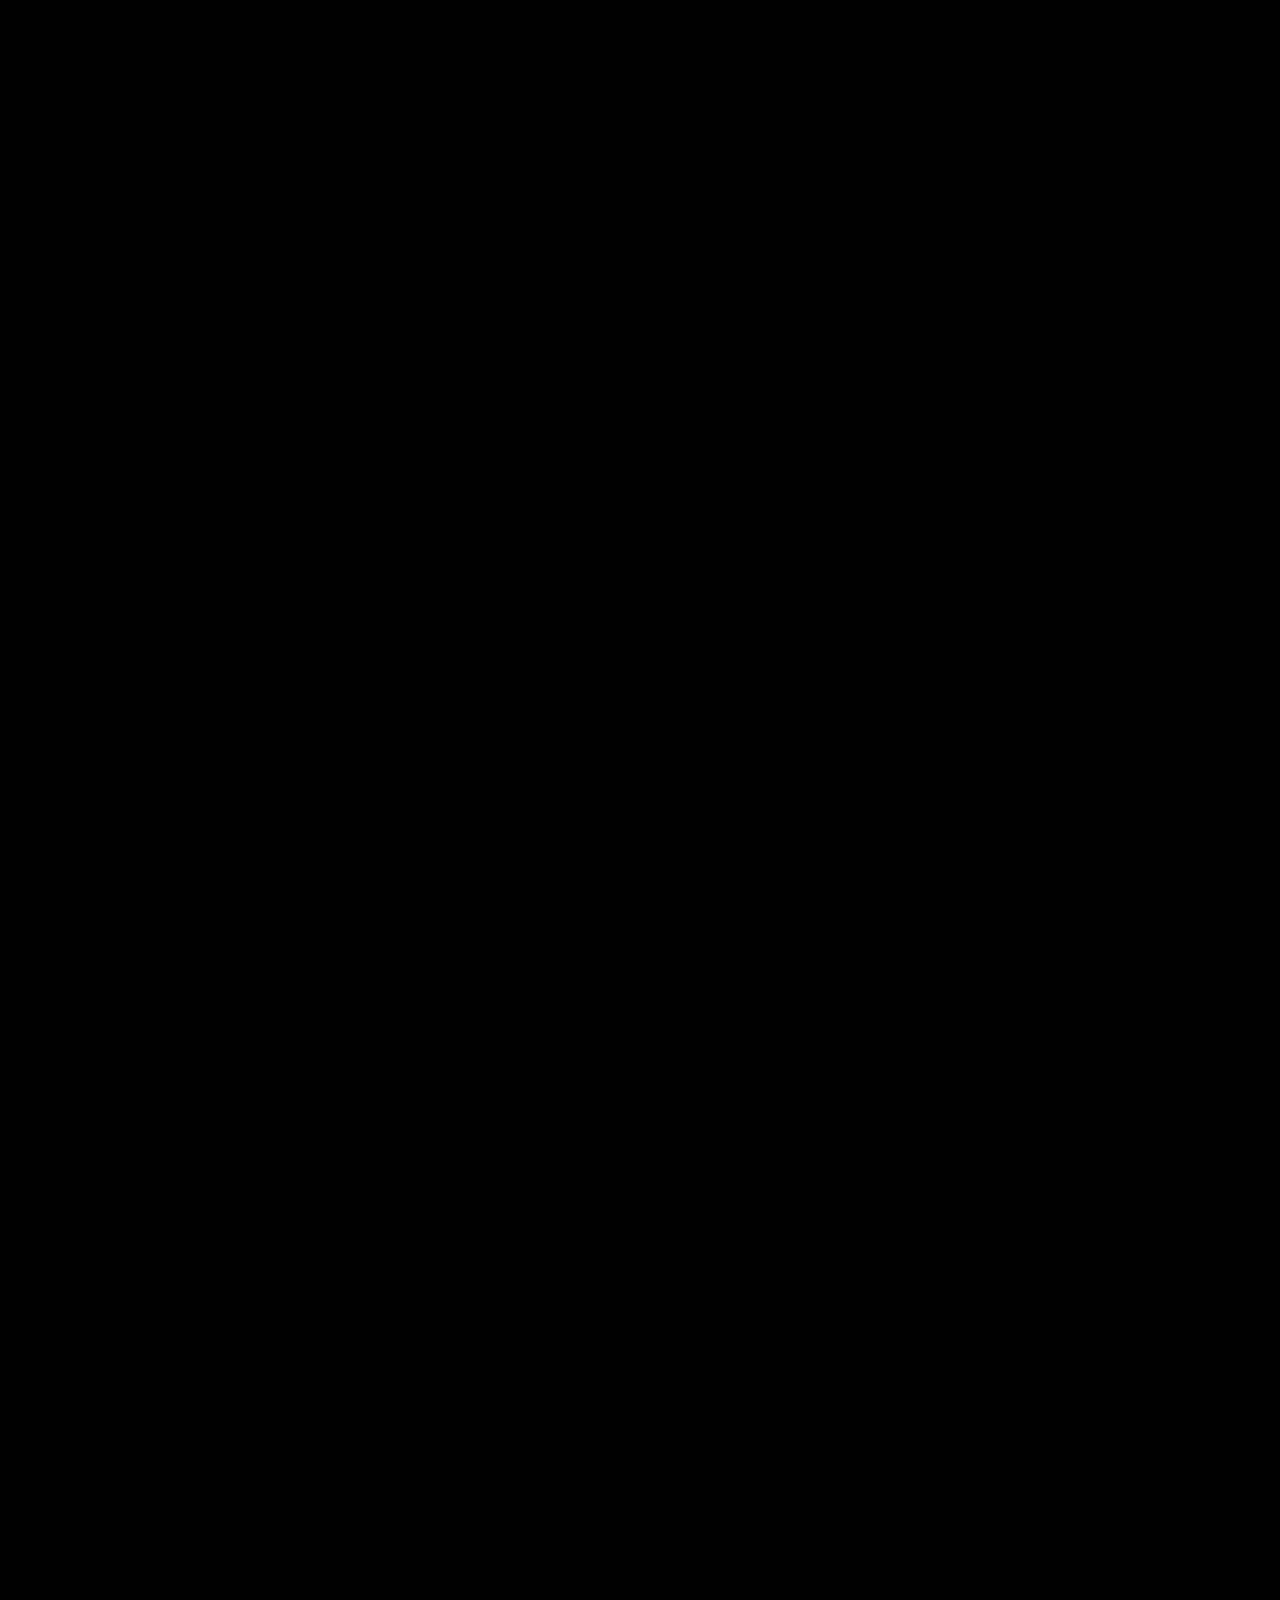
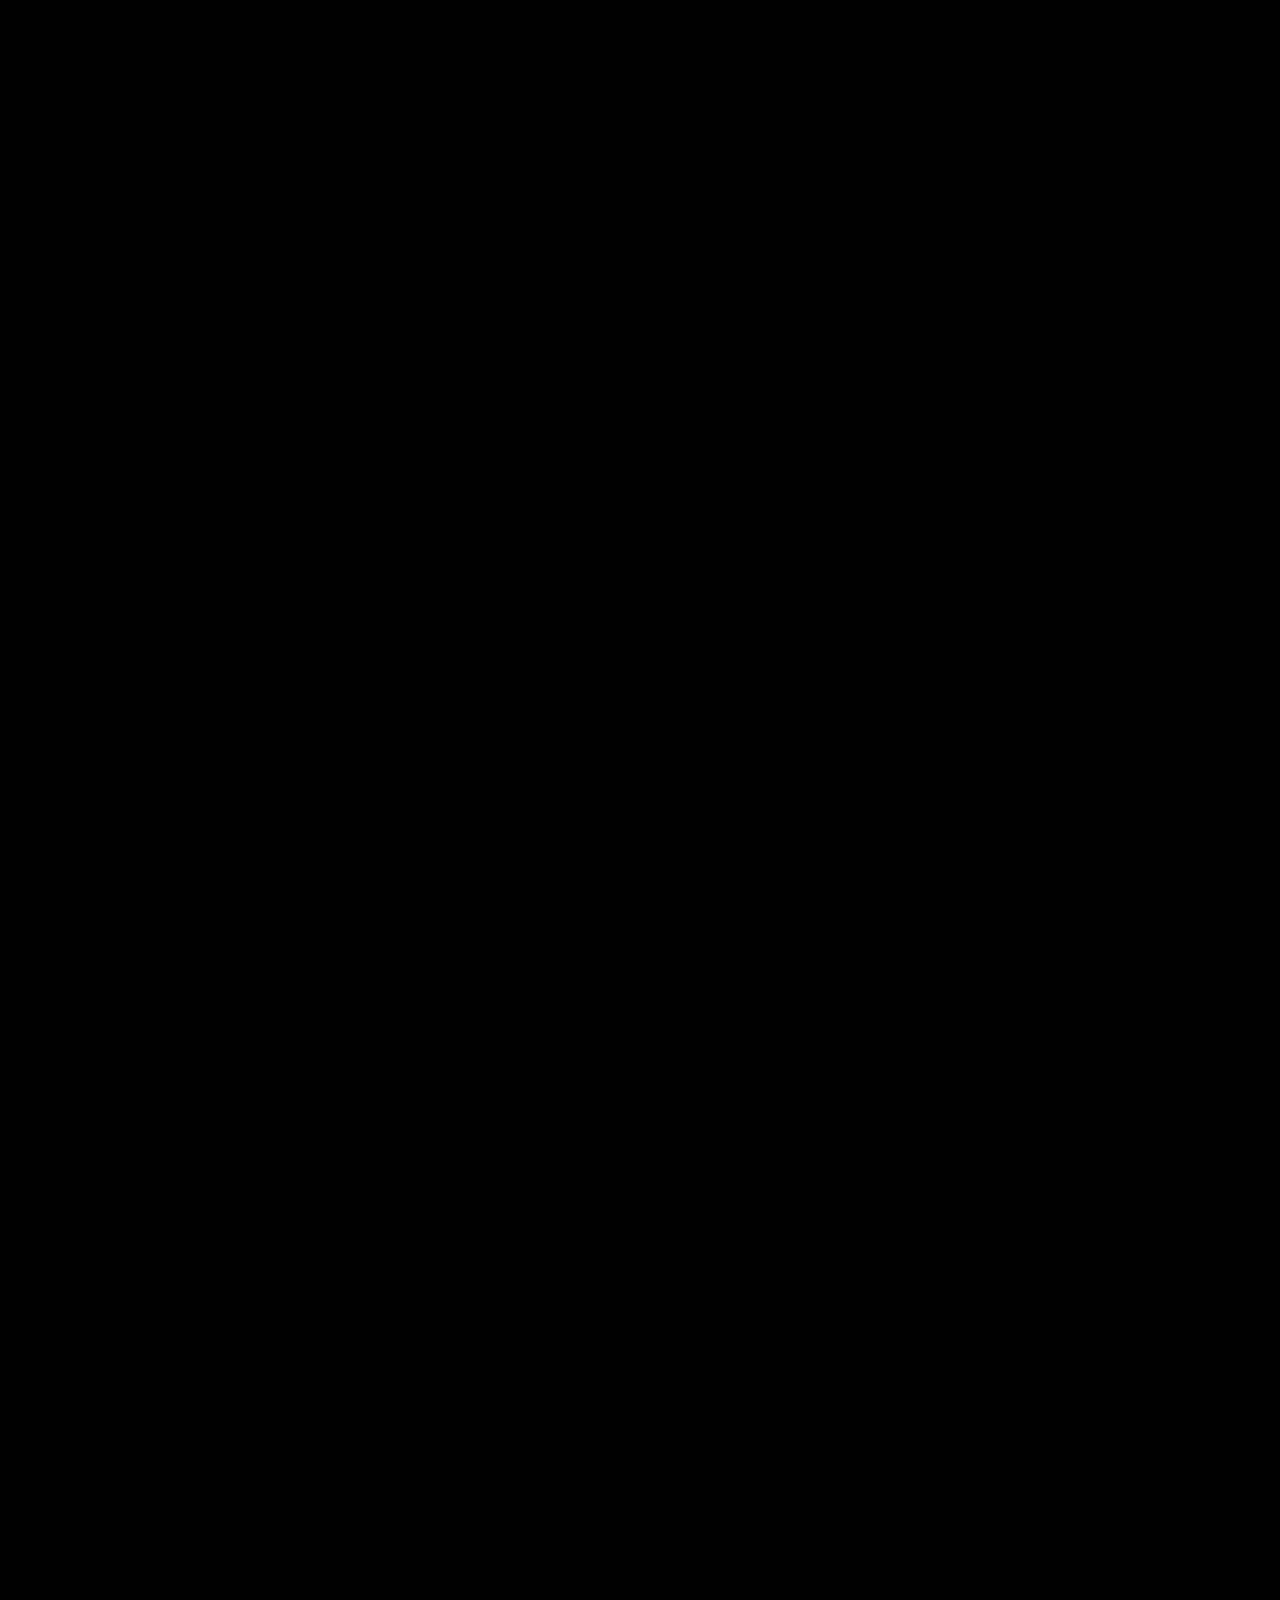
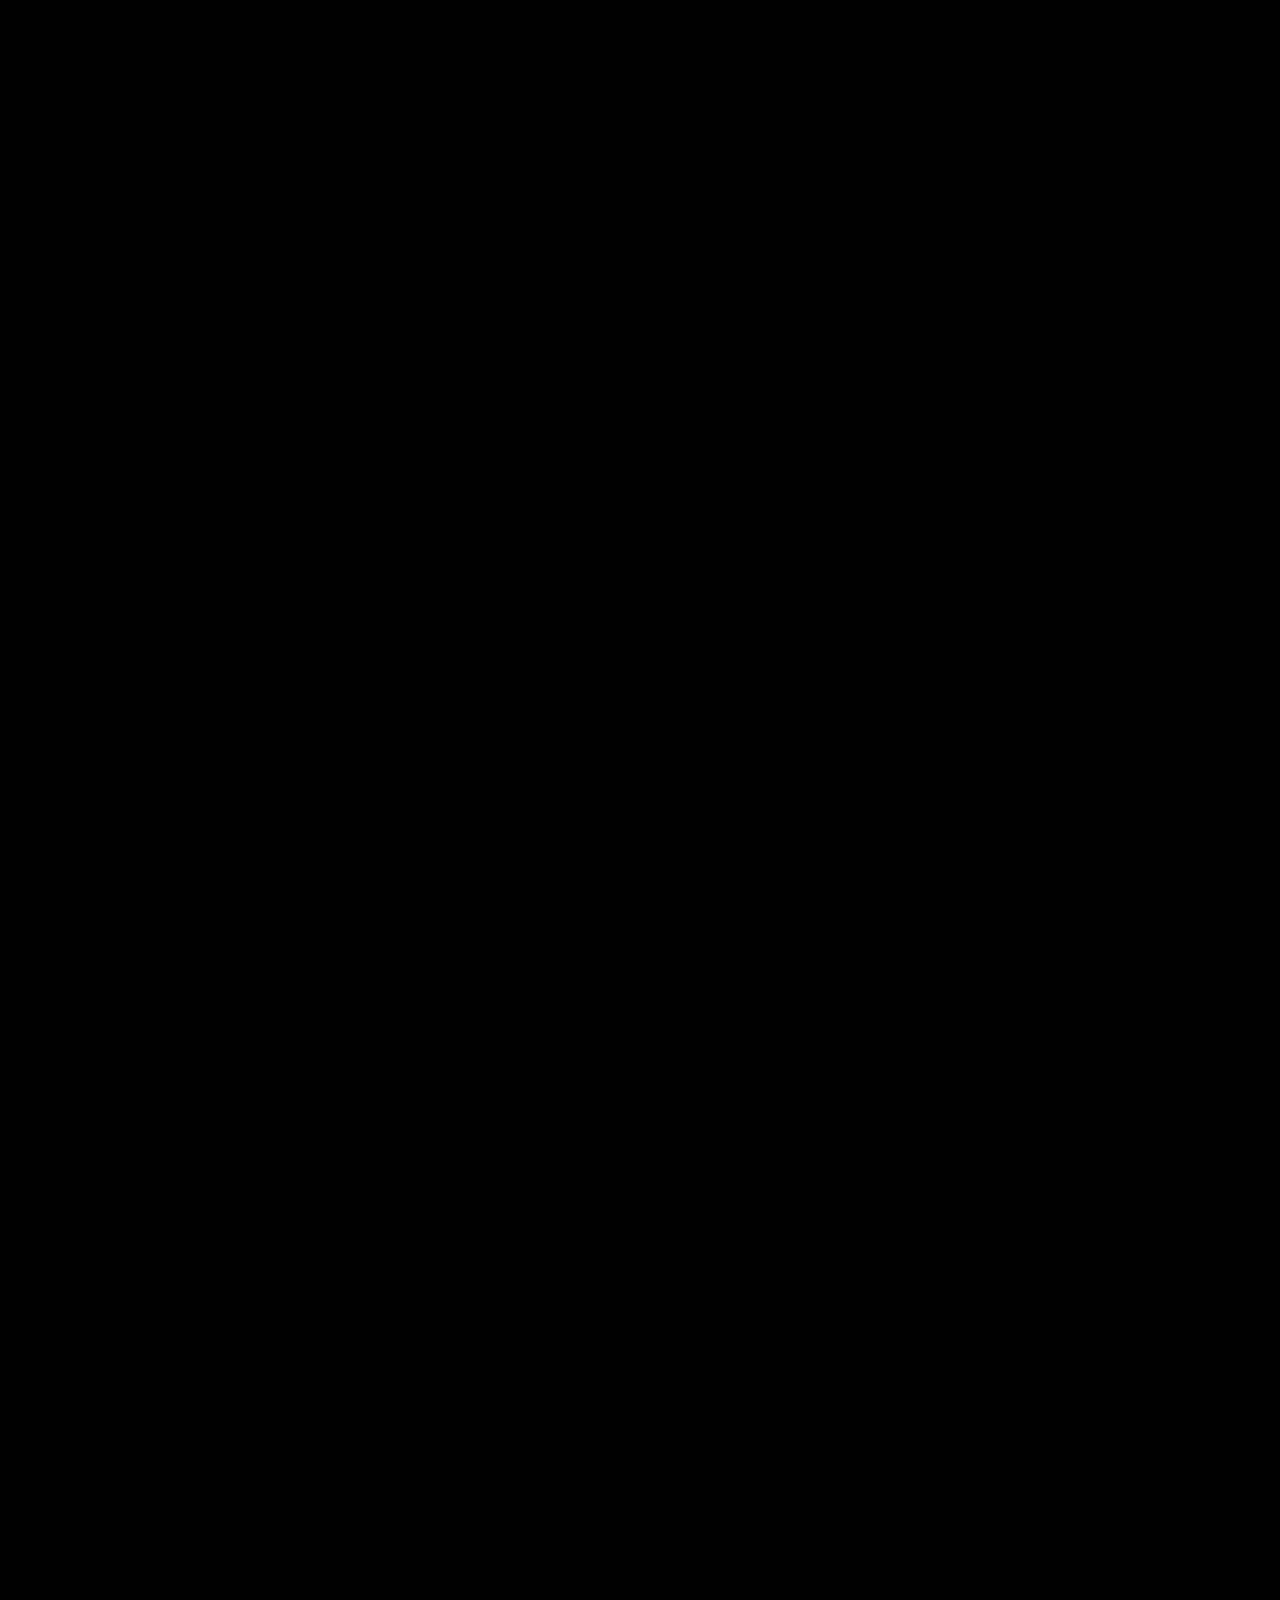
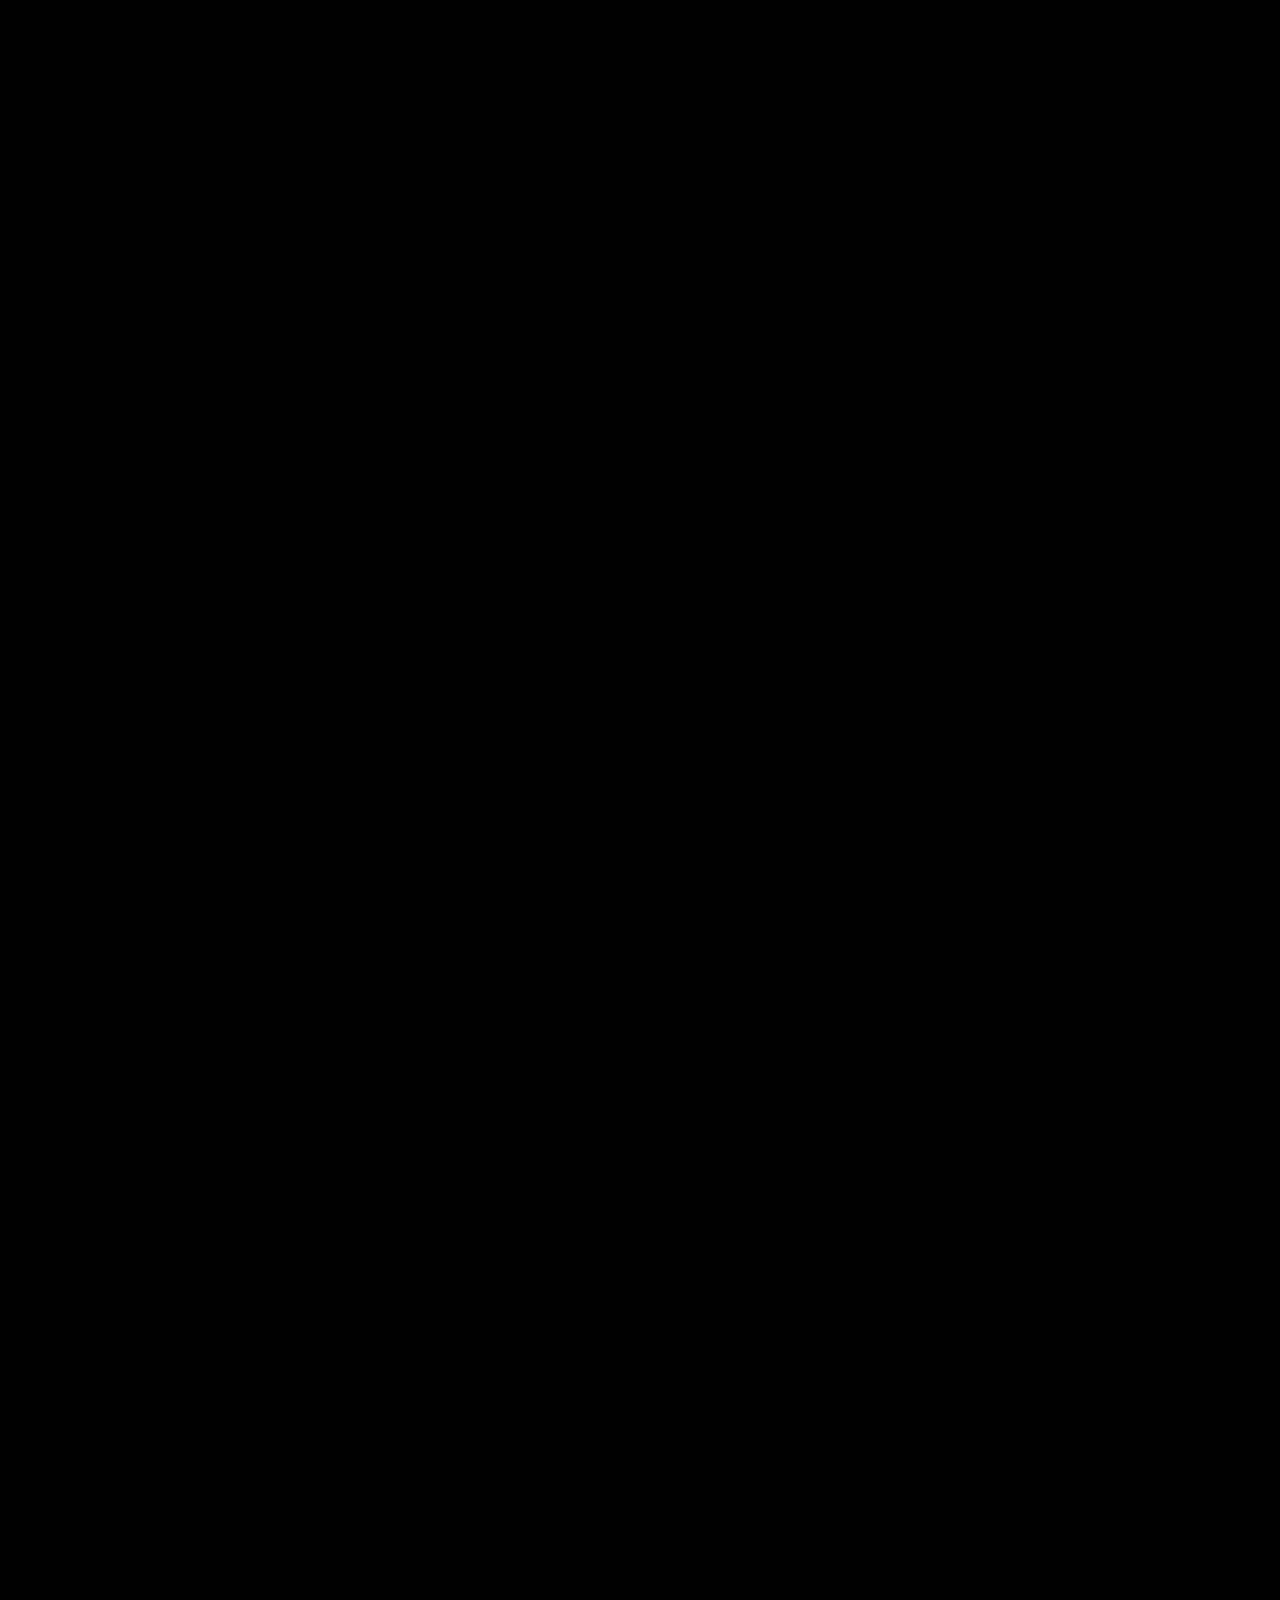
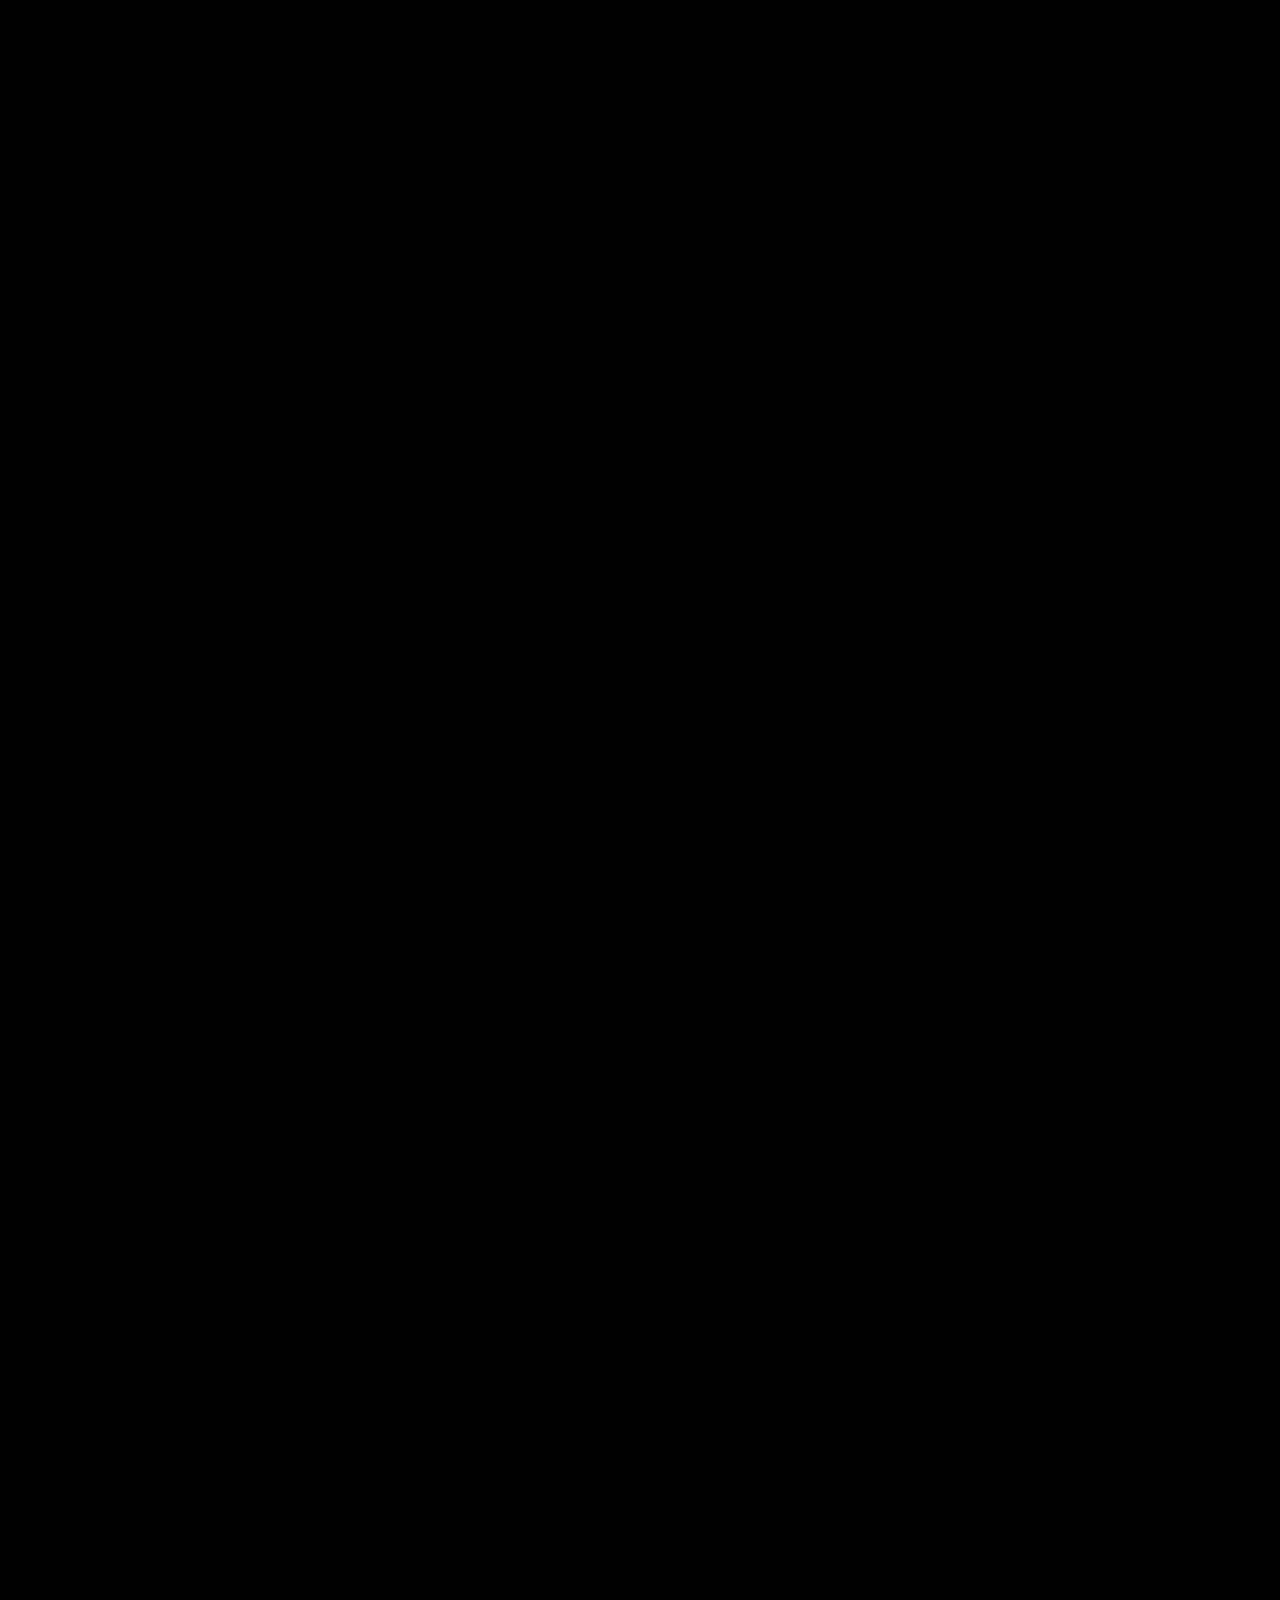
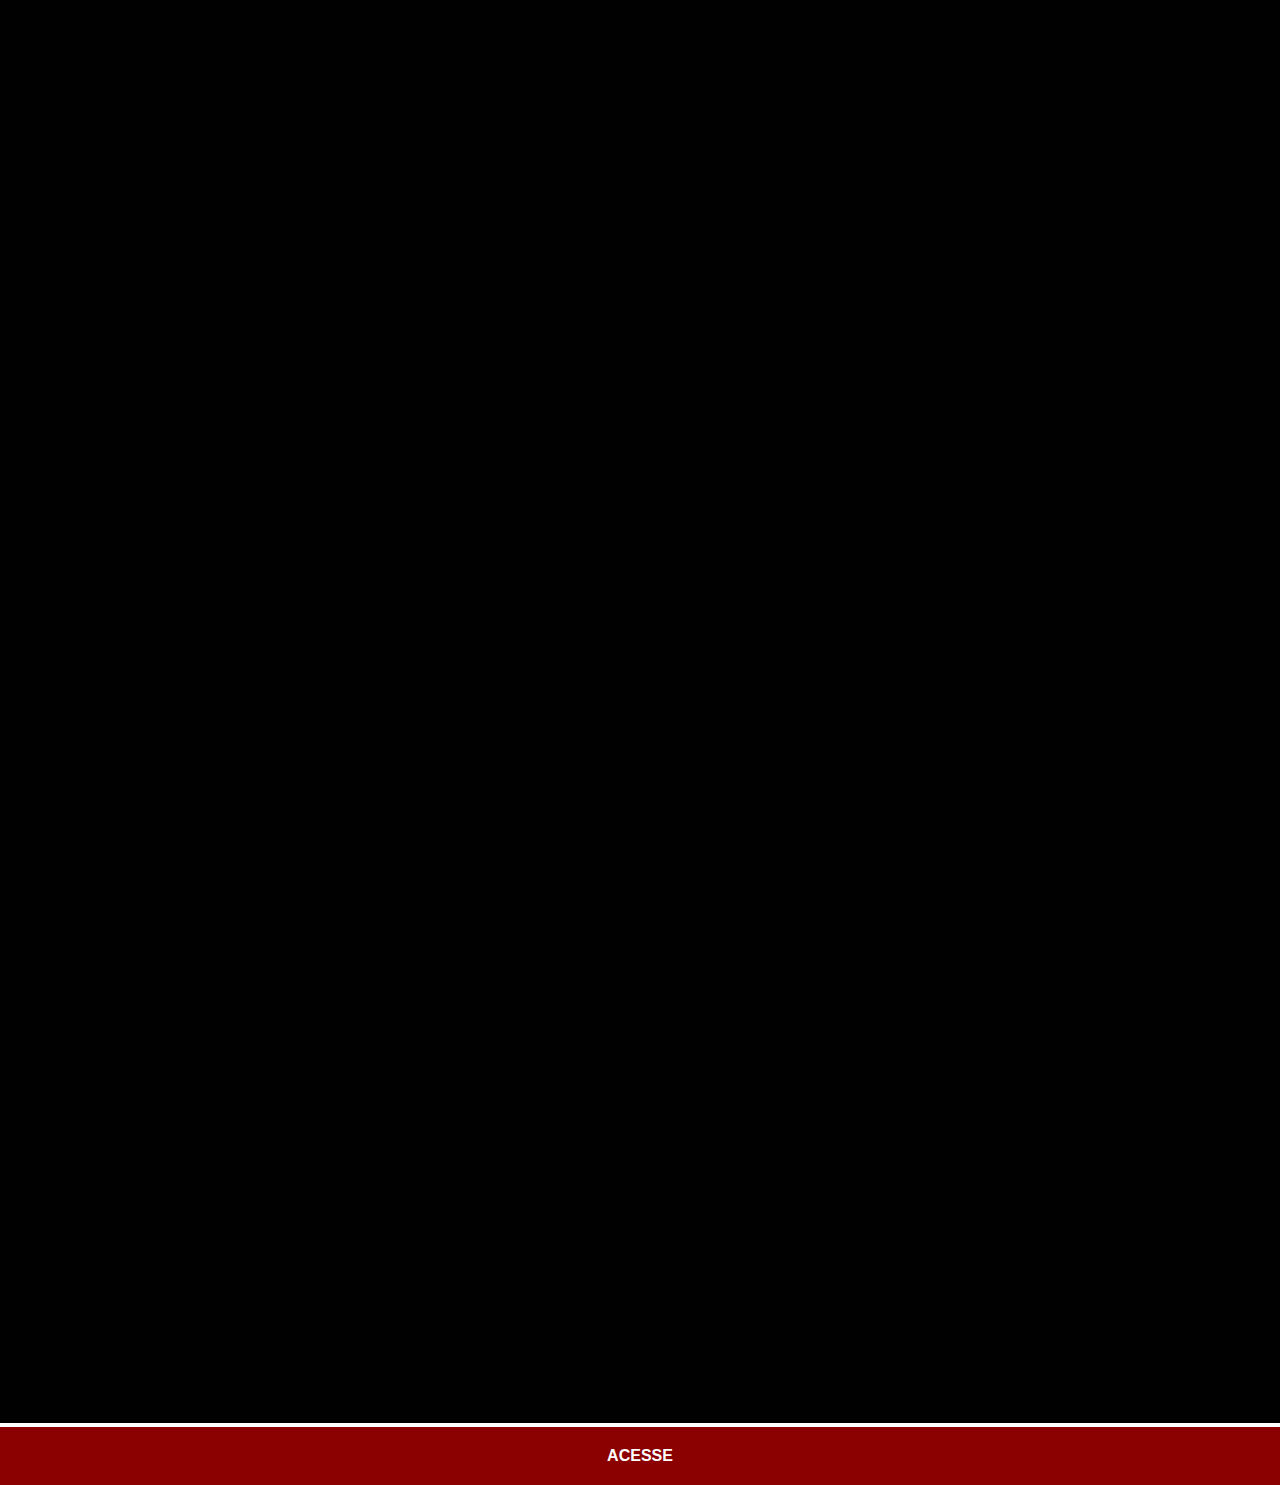
<file: instagram.html>
<!DOCTYPE html>
<html lang="pT-br">
<head>
    <meta charset="UTF-8">
    <meta http-equiv="X-UA-Compatible" content="IE=edge">
    <meta name="viewport" content="width=device-width, initial-scale=1.0">
    <link rel="stylesheet" href="estilos/social.css">
    <title>Instagram</title>
</head>
<body>
    <img src="imagens/tela-instagram.jpg" alt="Instagram">
    <a href="https://github.com/gustavosantos46" target="_blank">ACESSE</a>
</body>
</html>
</file>
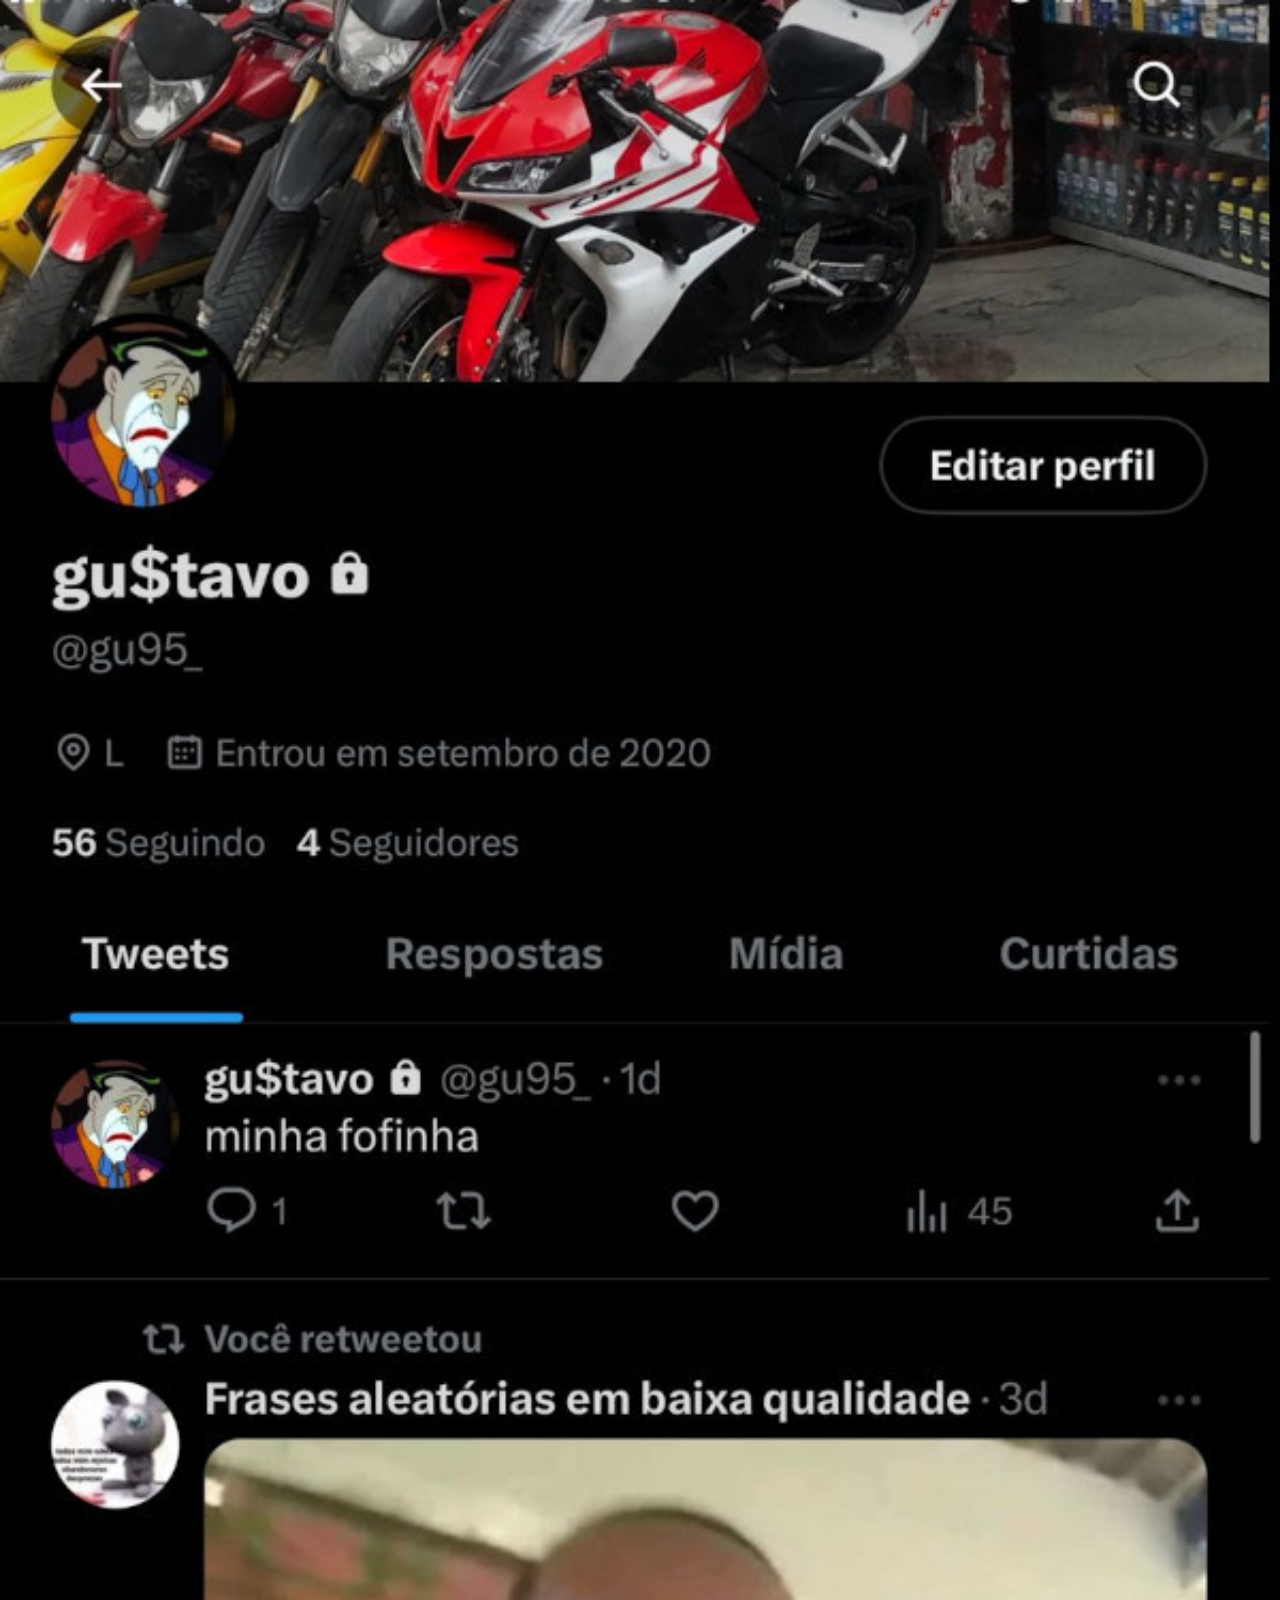
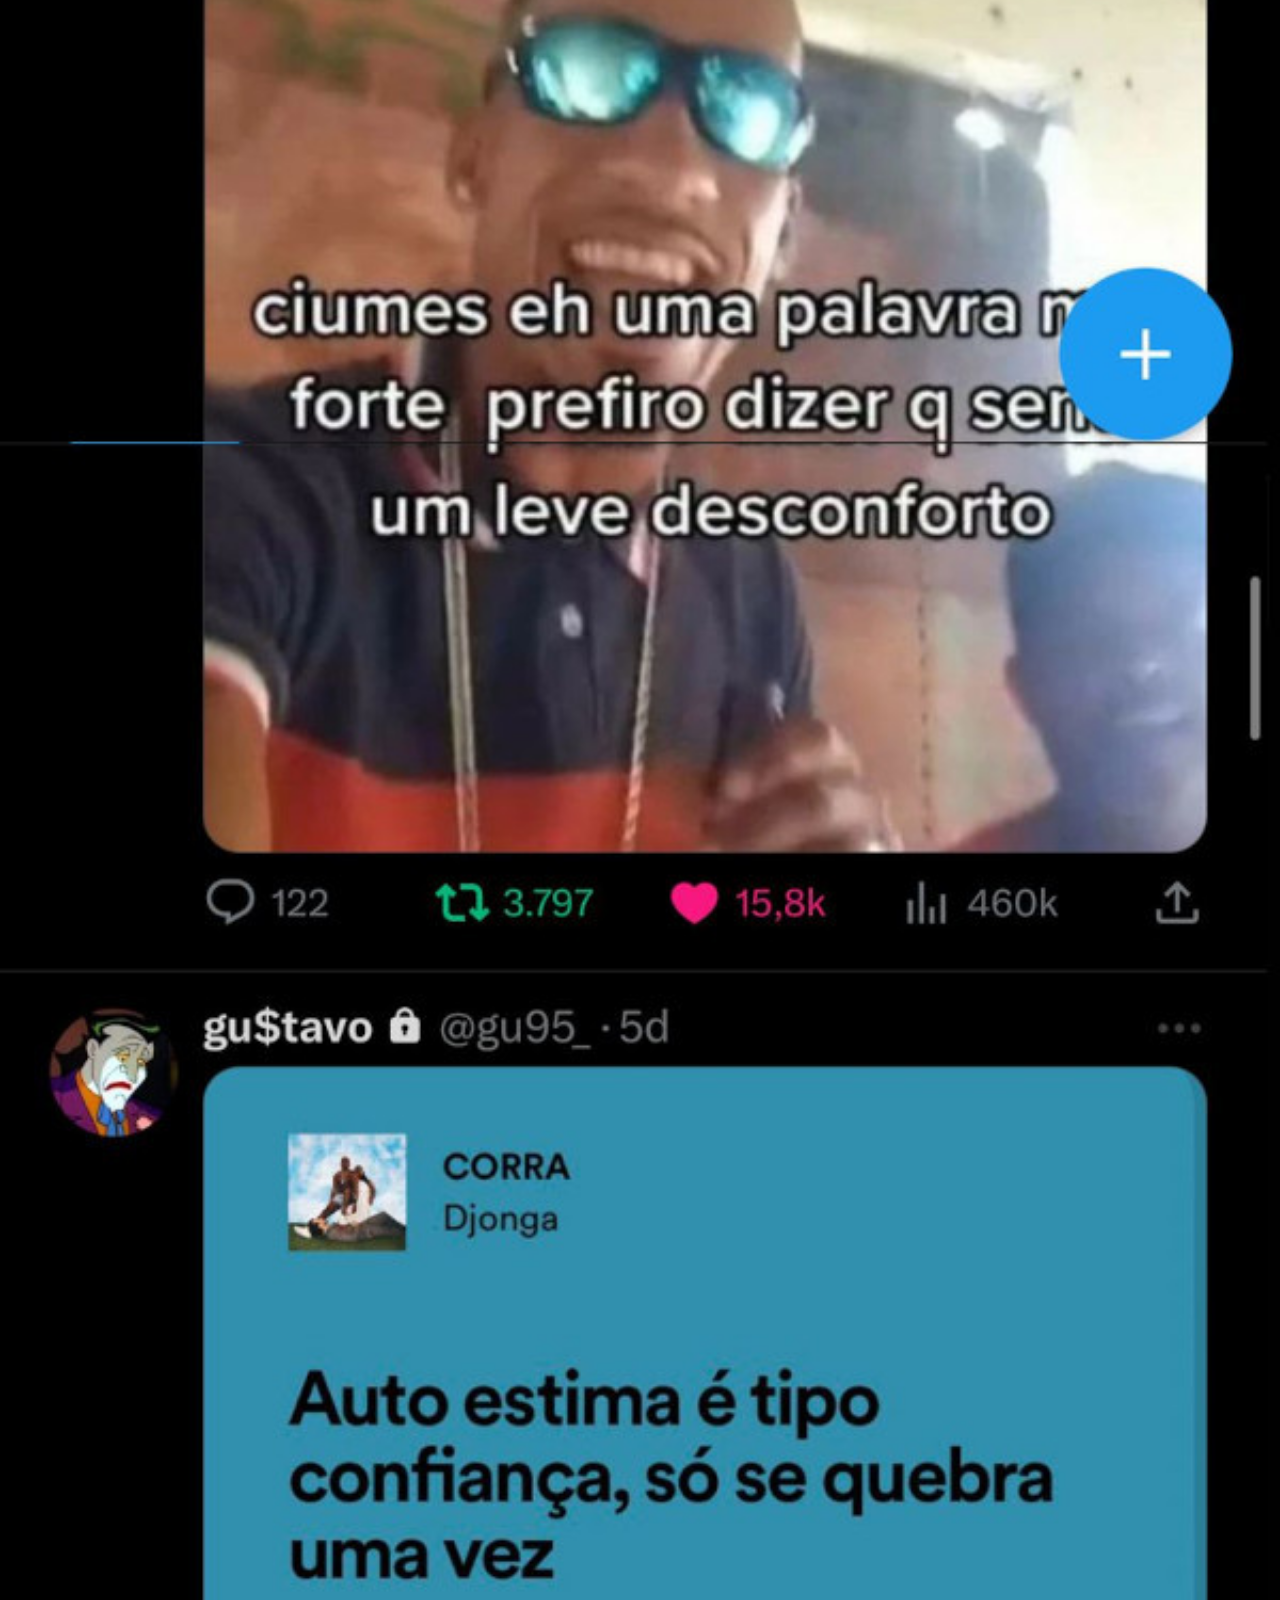
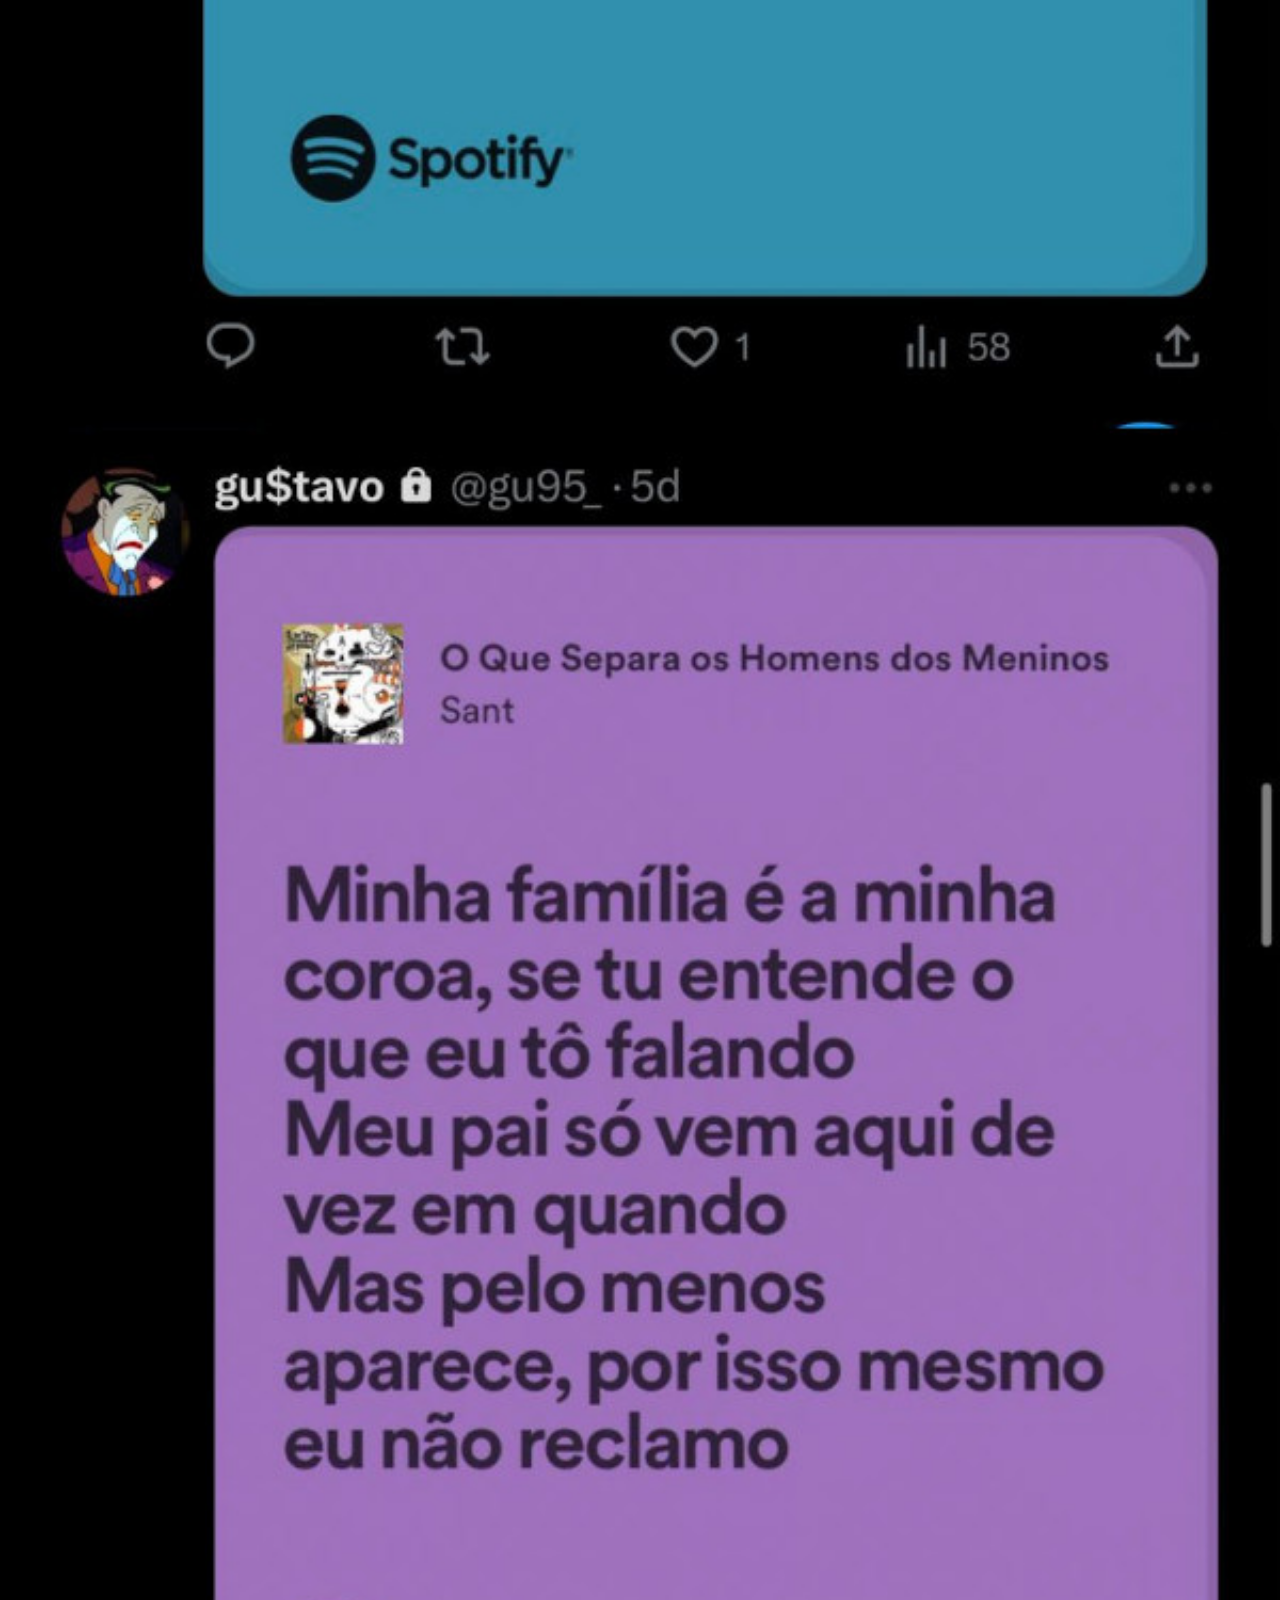
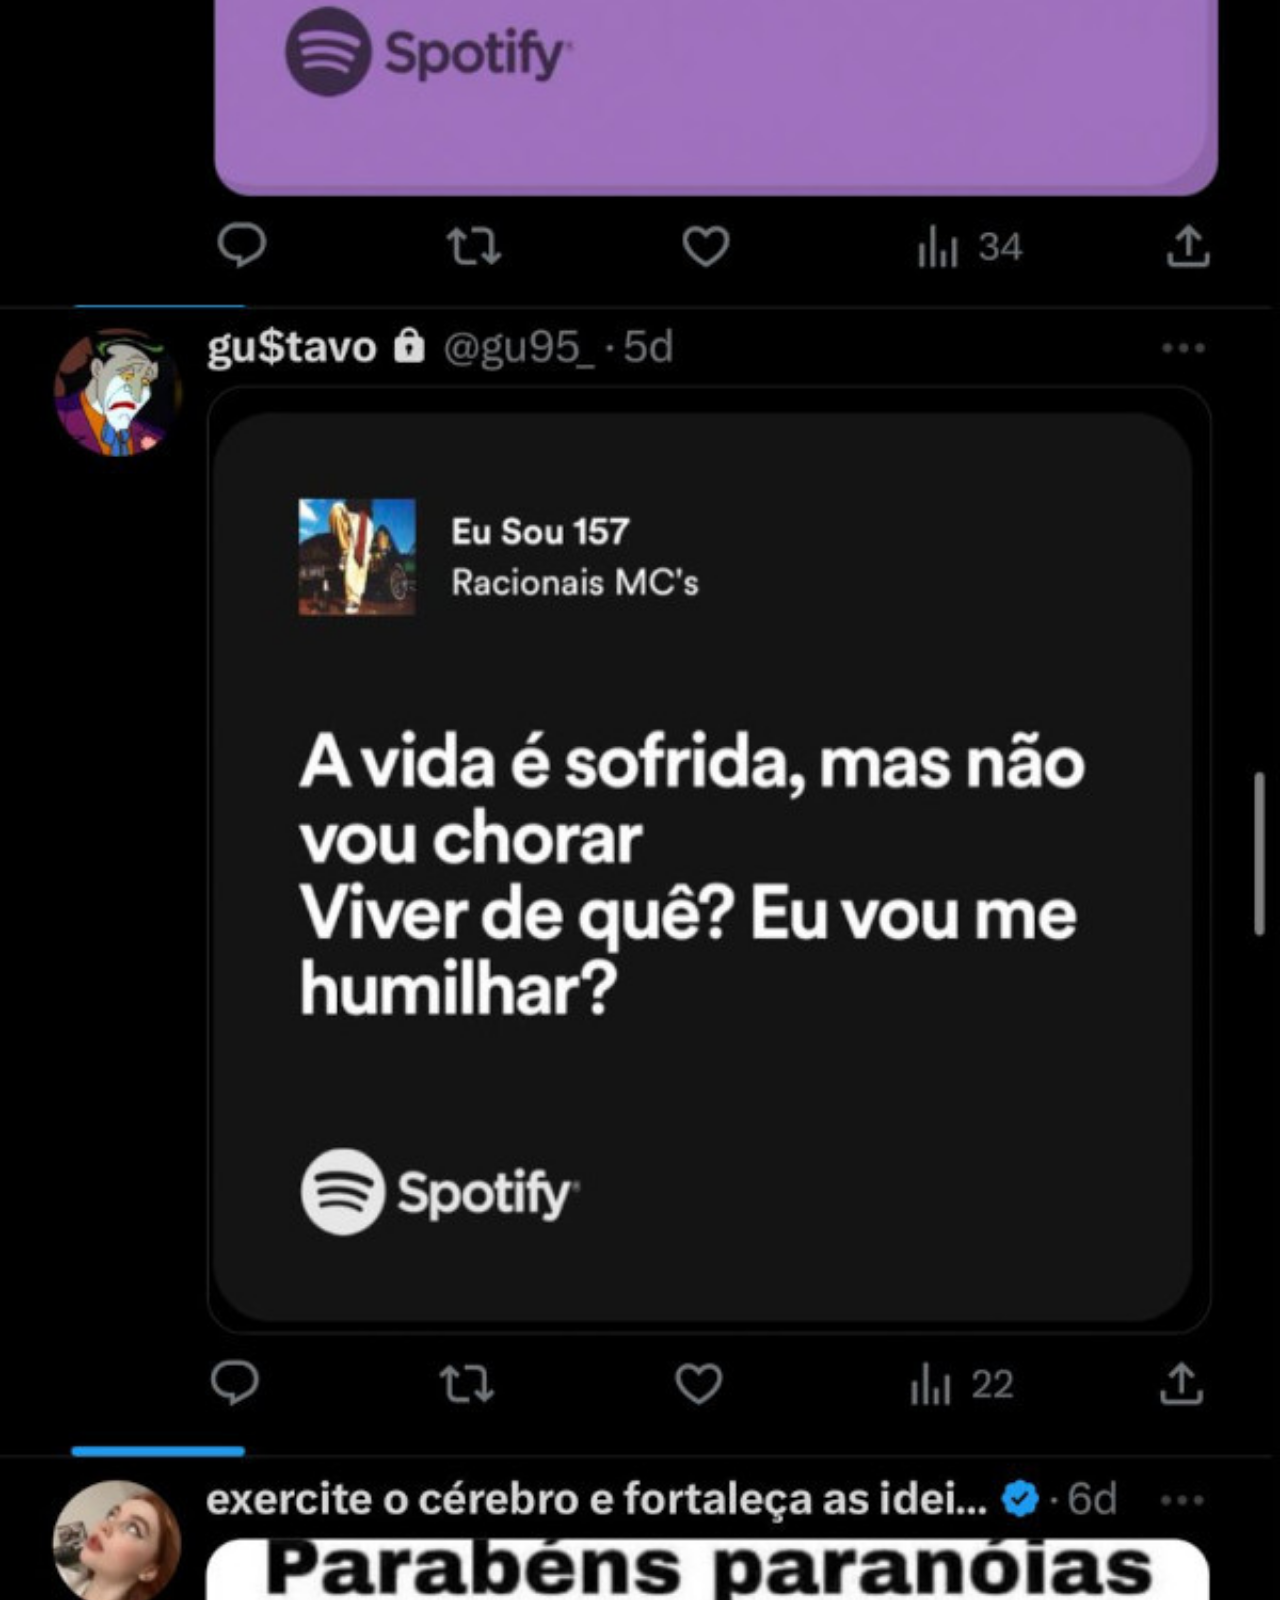
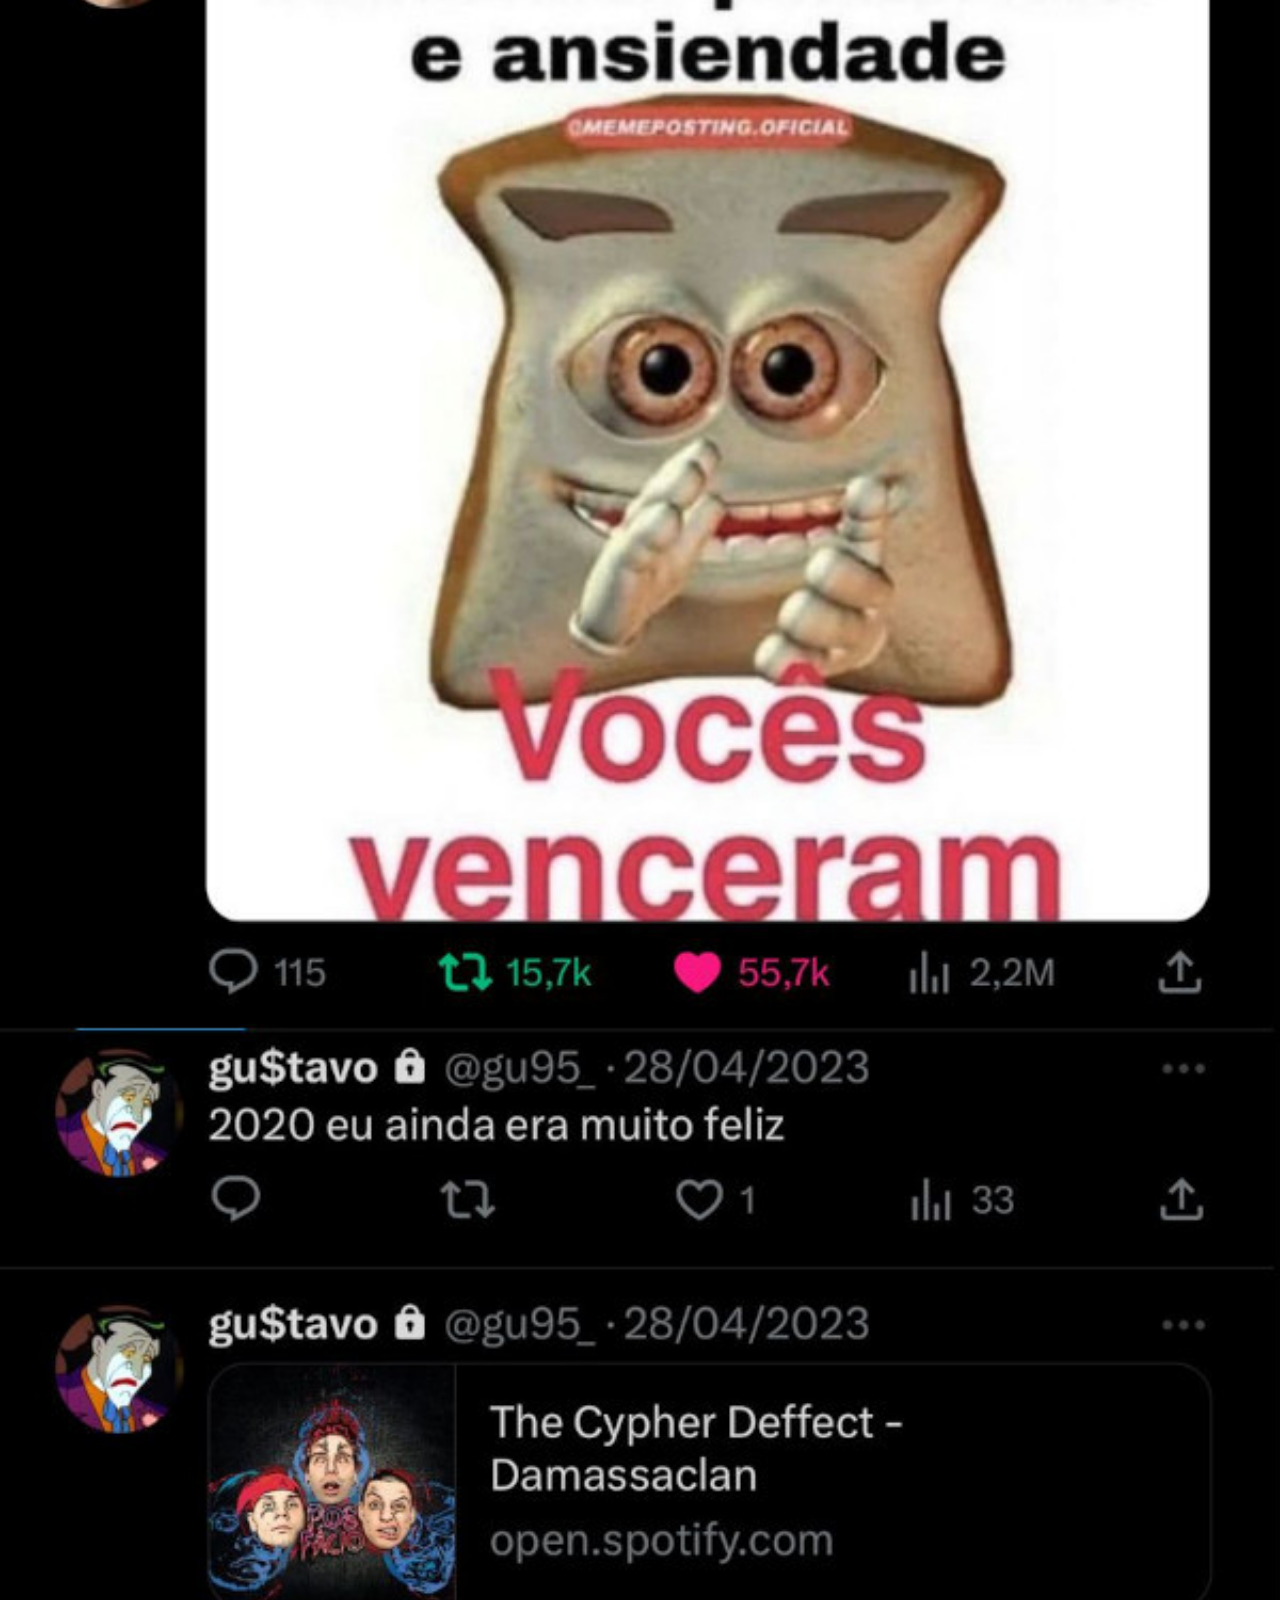
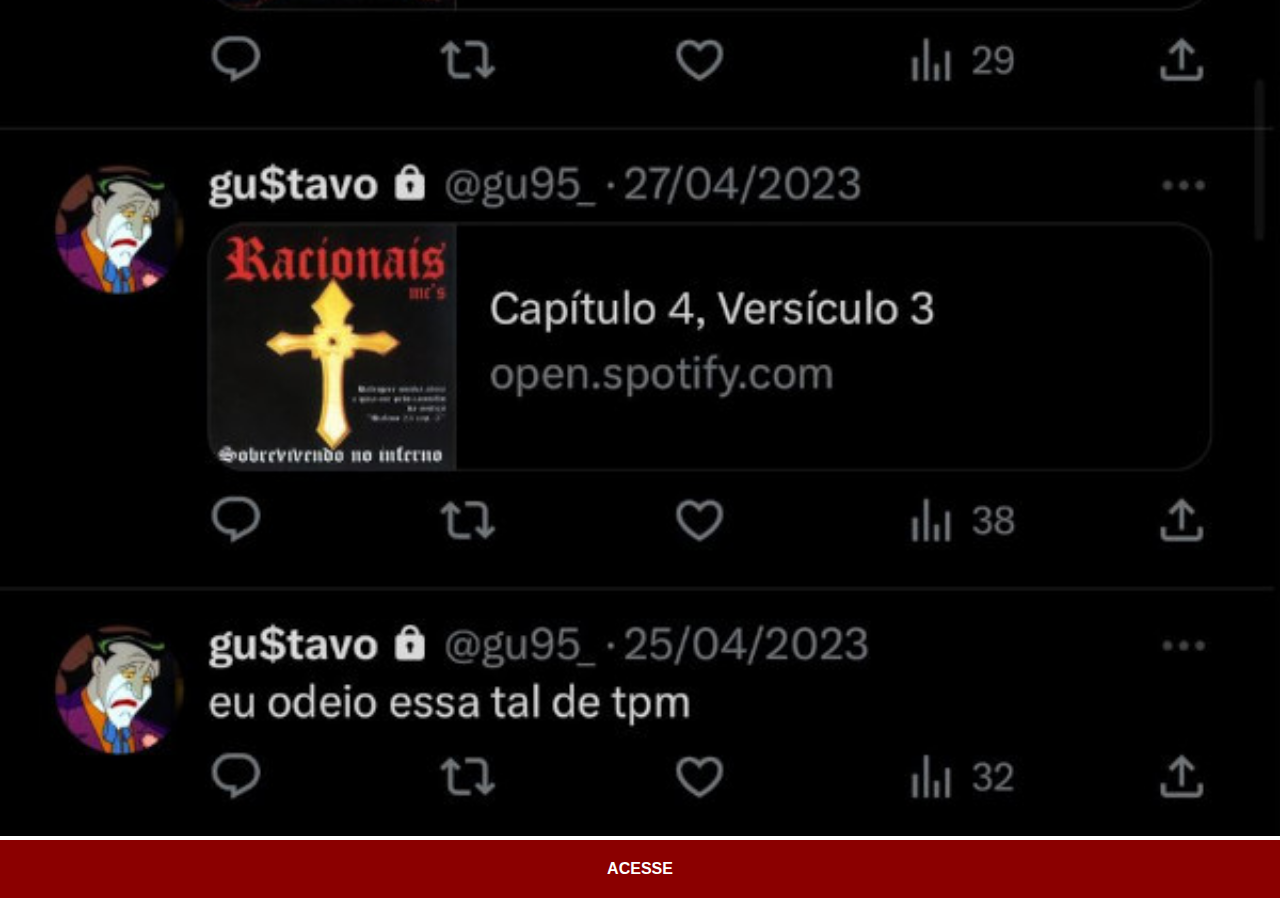
<file: twitter.html>
<!DOCTYPE html>
<html lang="pt-br">
<head>
    <meta charset="UTF-8">
    <meta http-equiv="X-UA-Compatible" content="IE=edge">
    <meta name="viewport" content="width=device-width, initial-scale=1.0">
    <link rel="stylesheet" href="estilos/social.css">
    <title>Twitter</title>
</head>
<body>
    <img src="imagens/tela-twitter.jpg" alt="Twitter">
    <a href="https://twitter.com/gu95_" target="_blank">ACESSE</a>
</body>
</html>
</file>
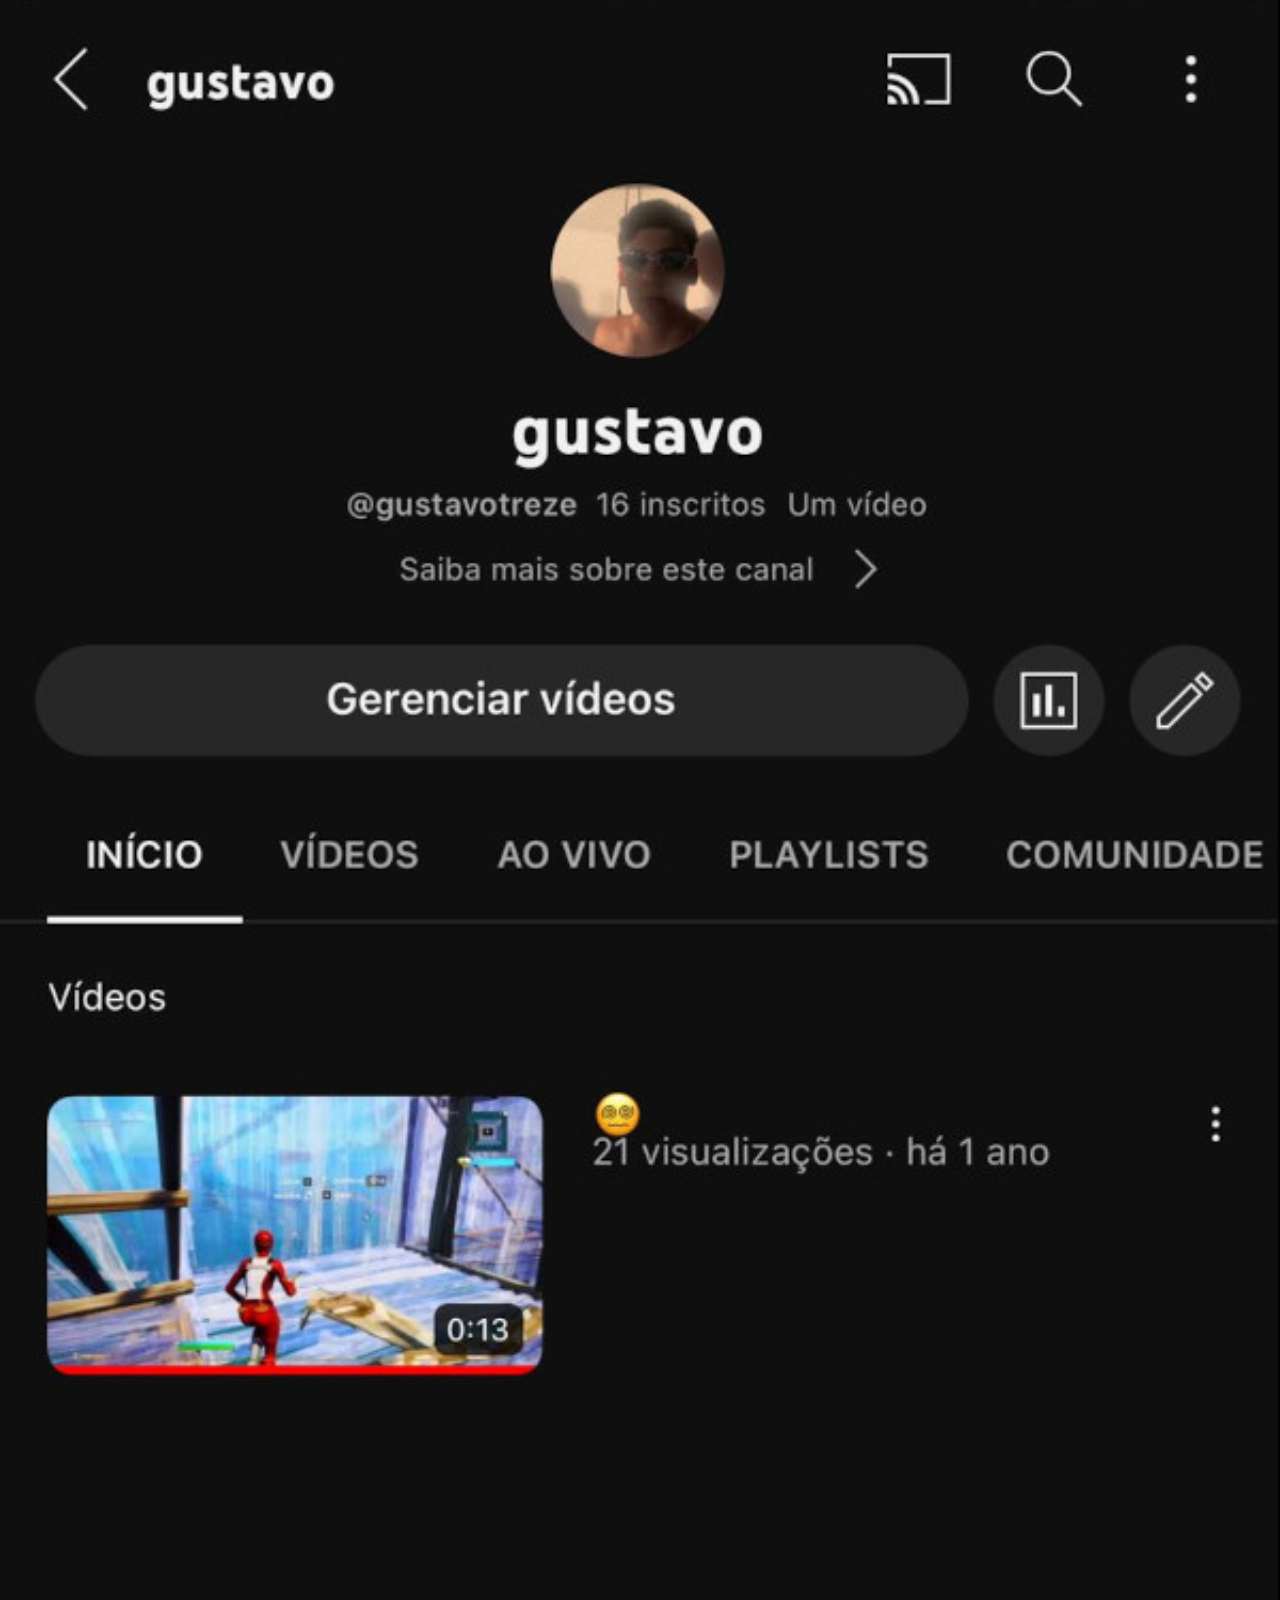
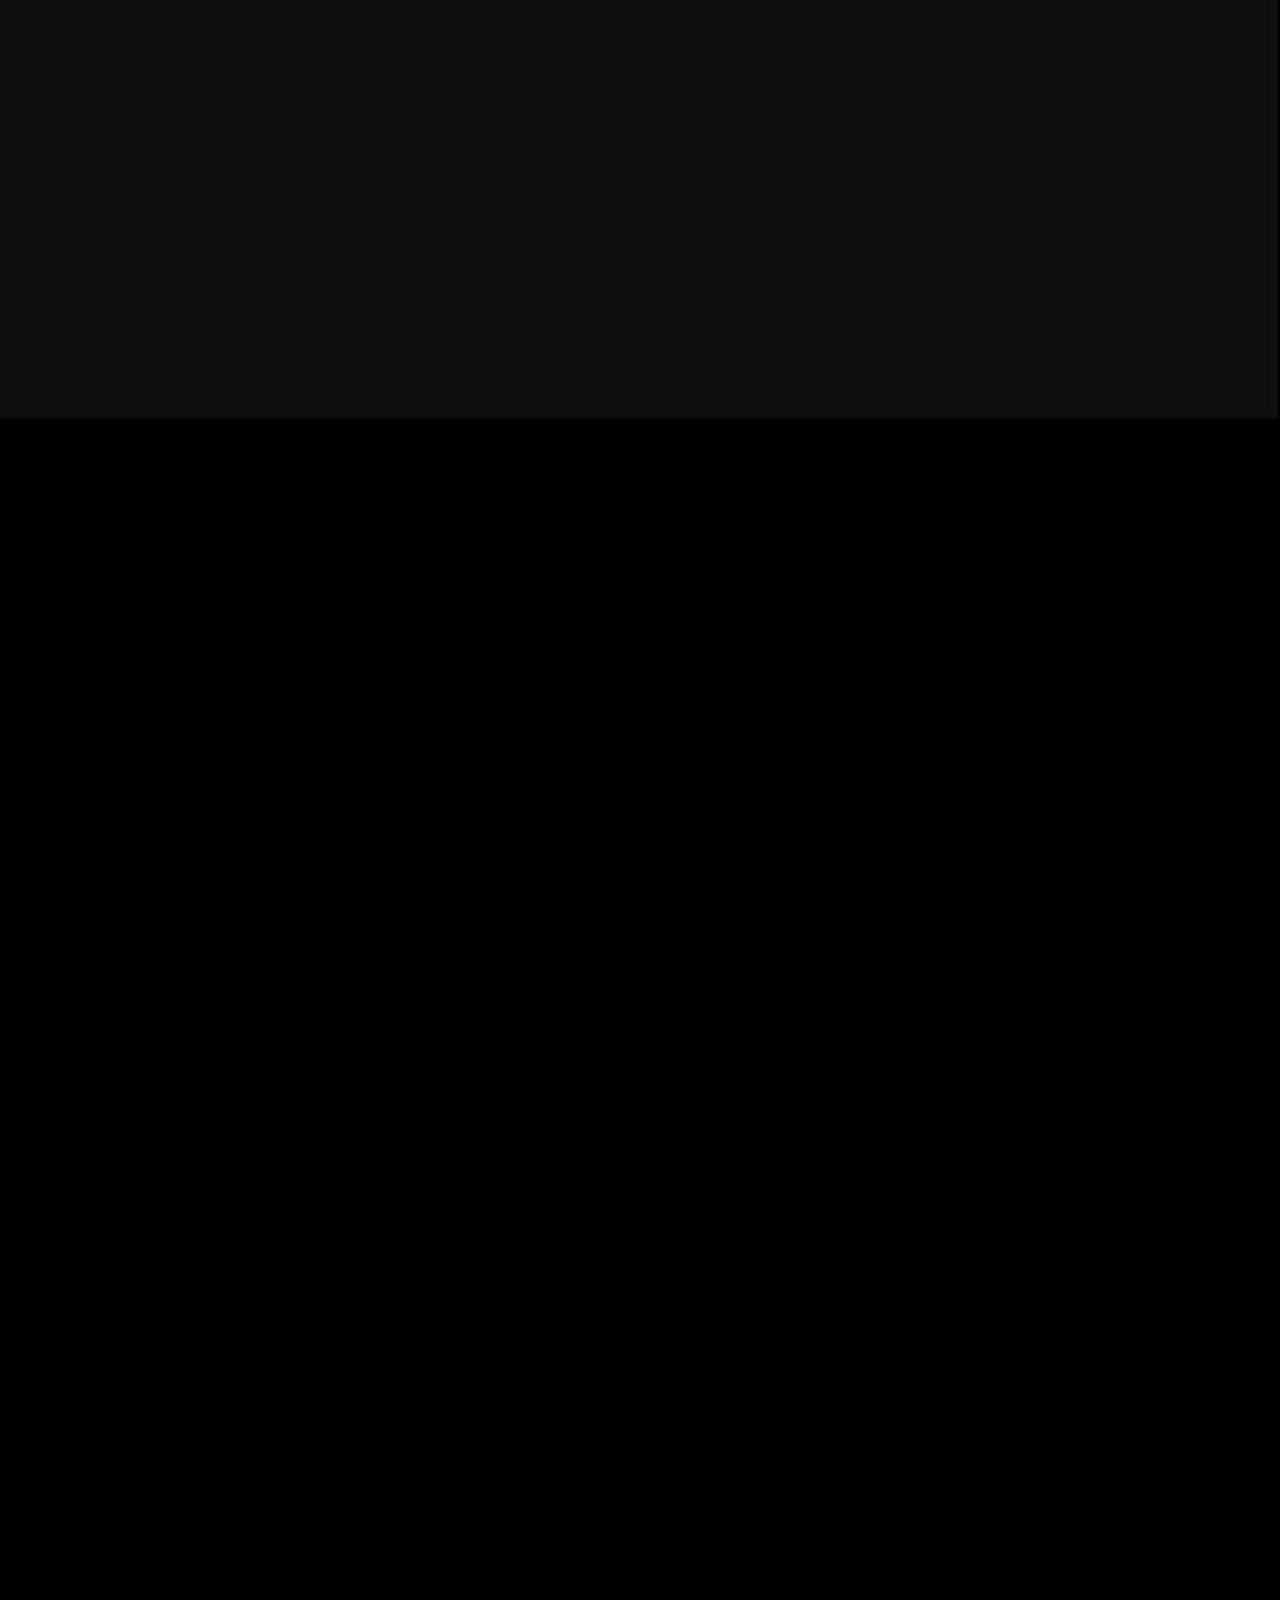
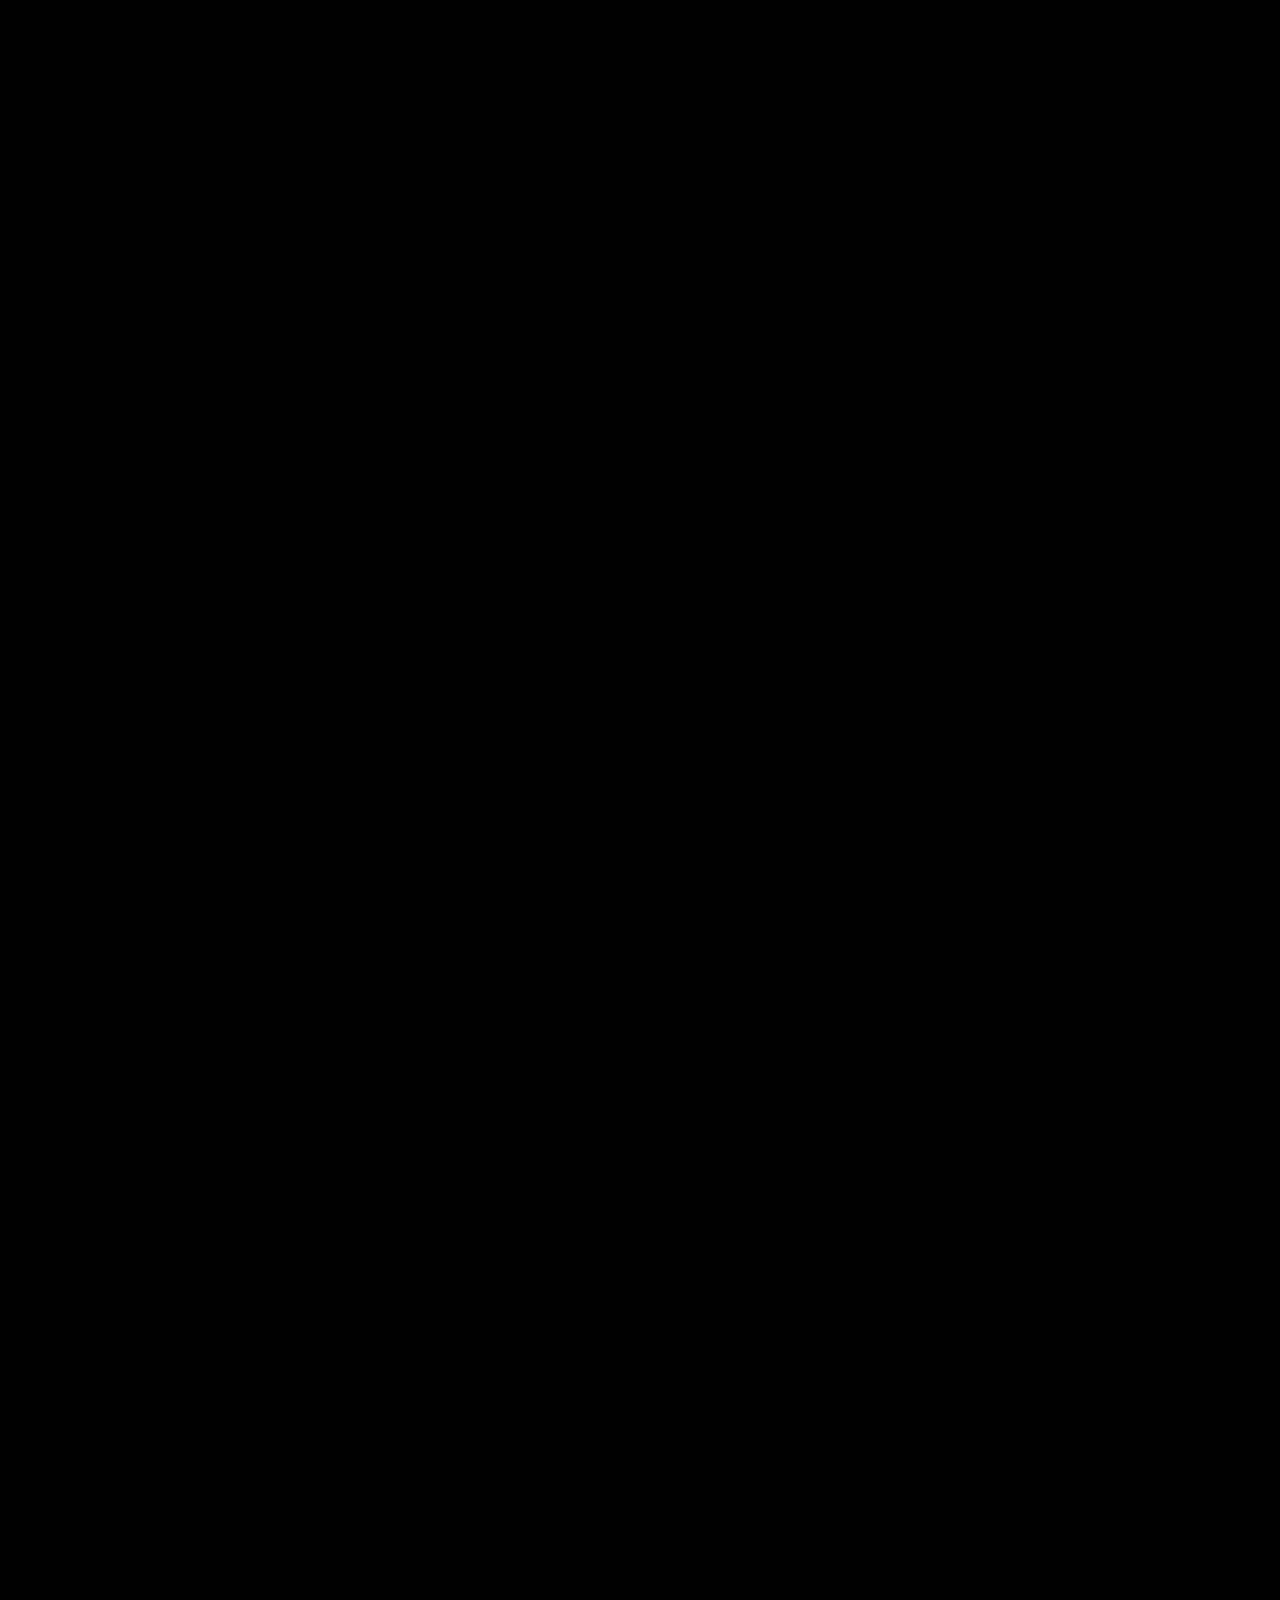
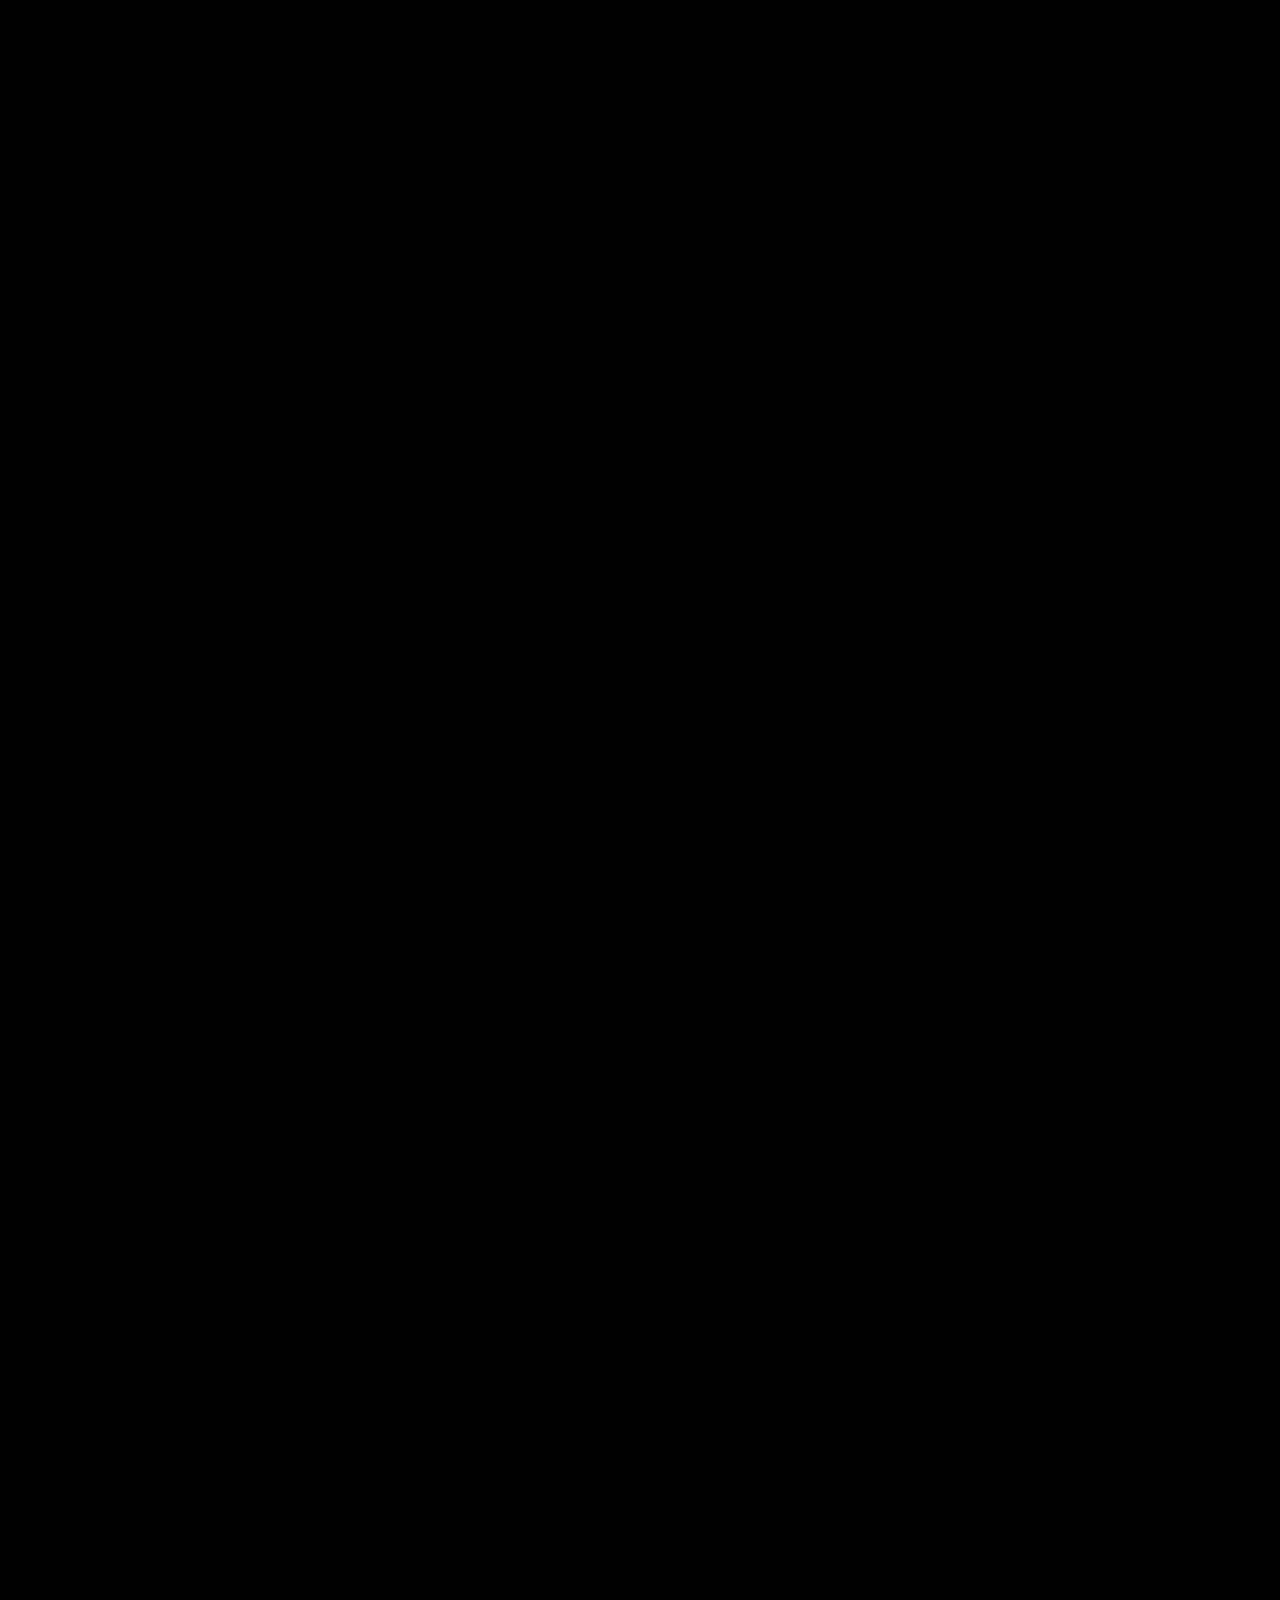
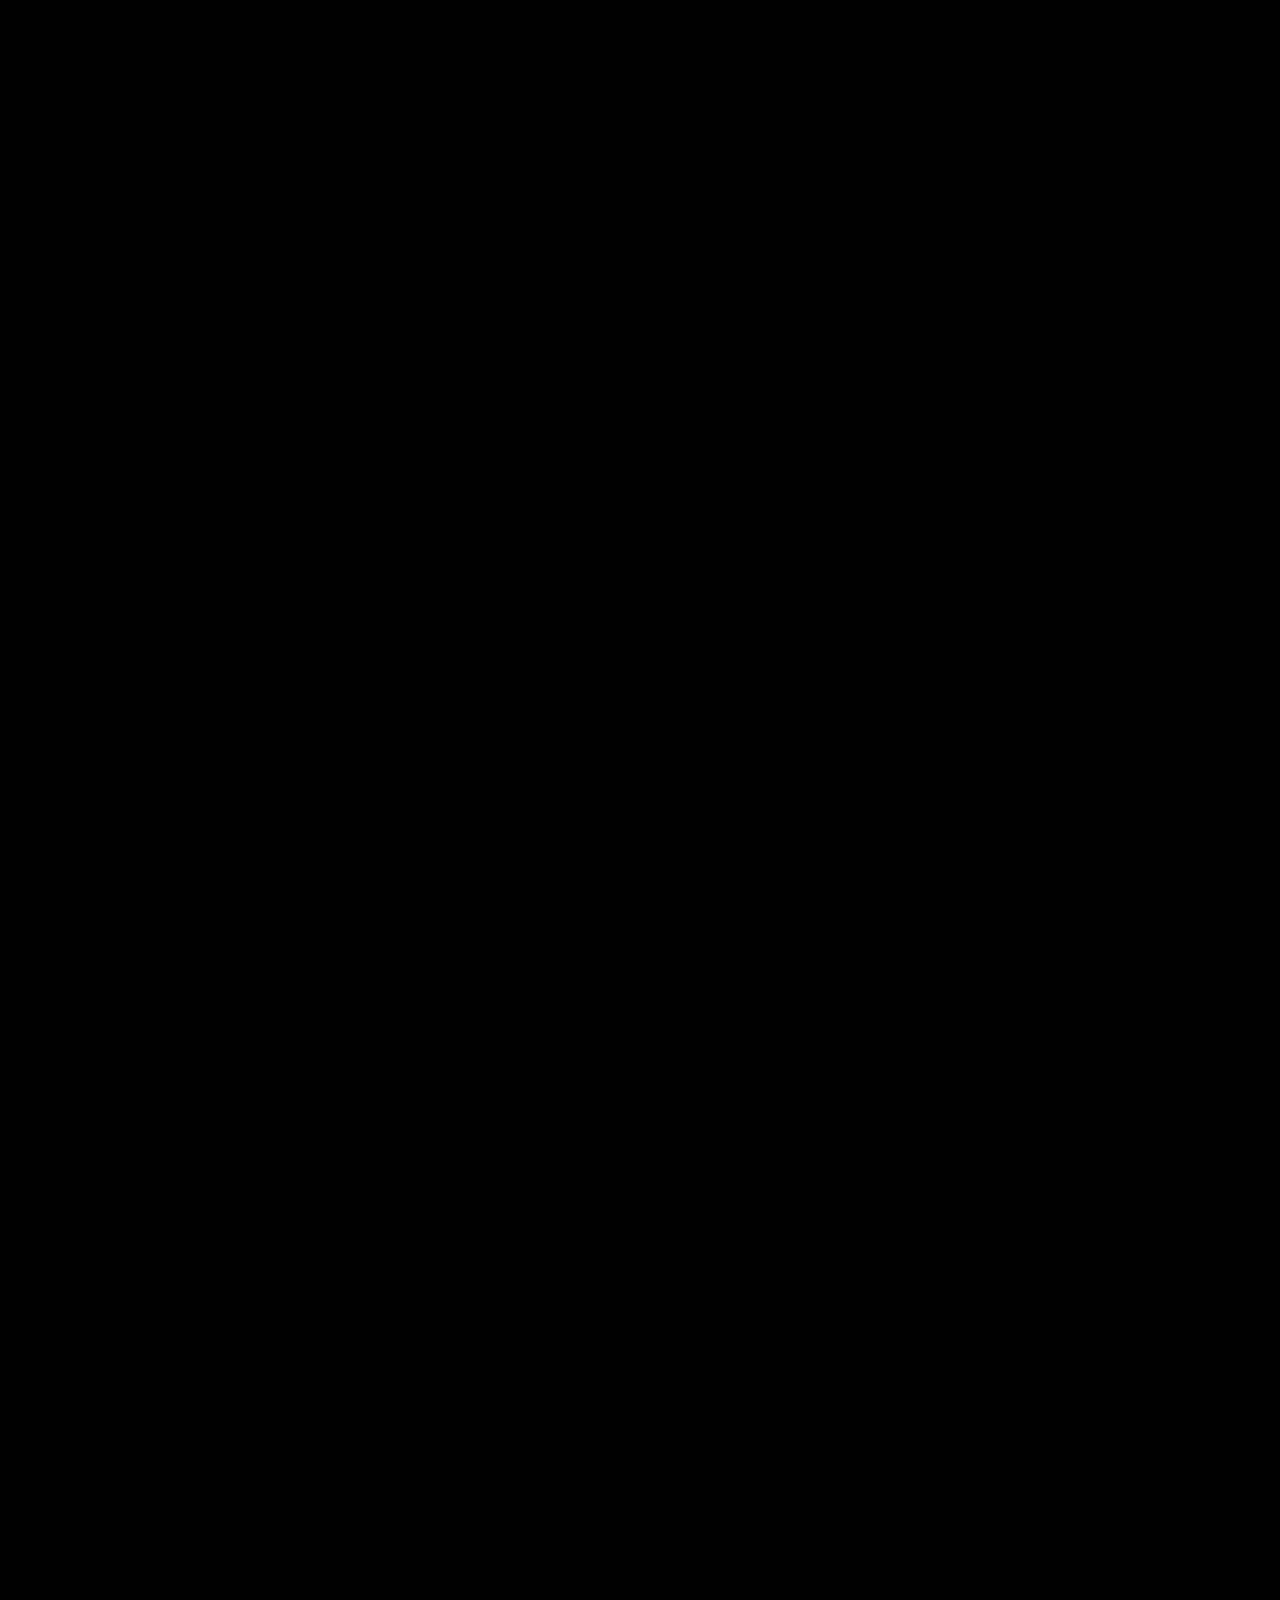
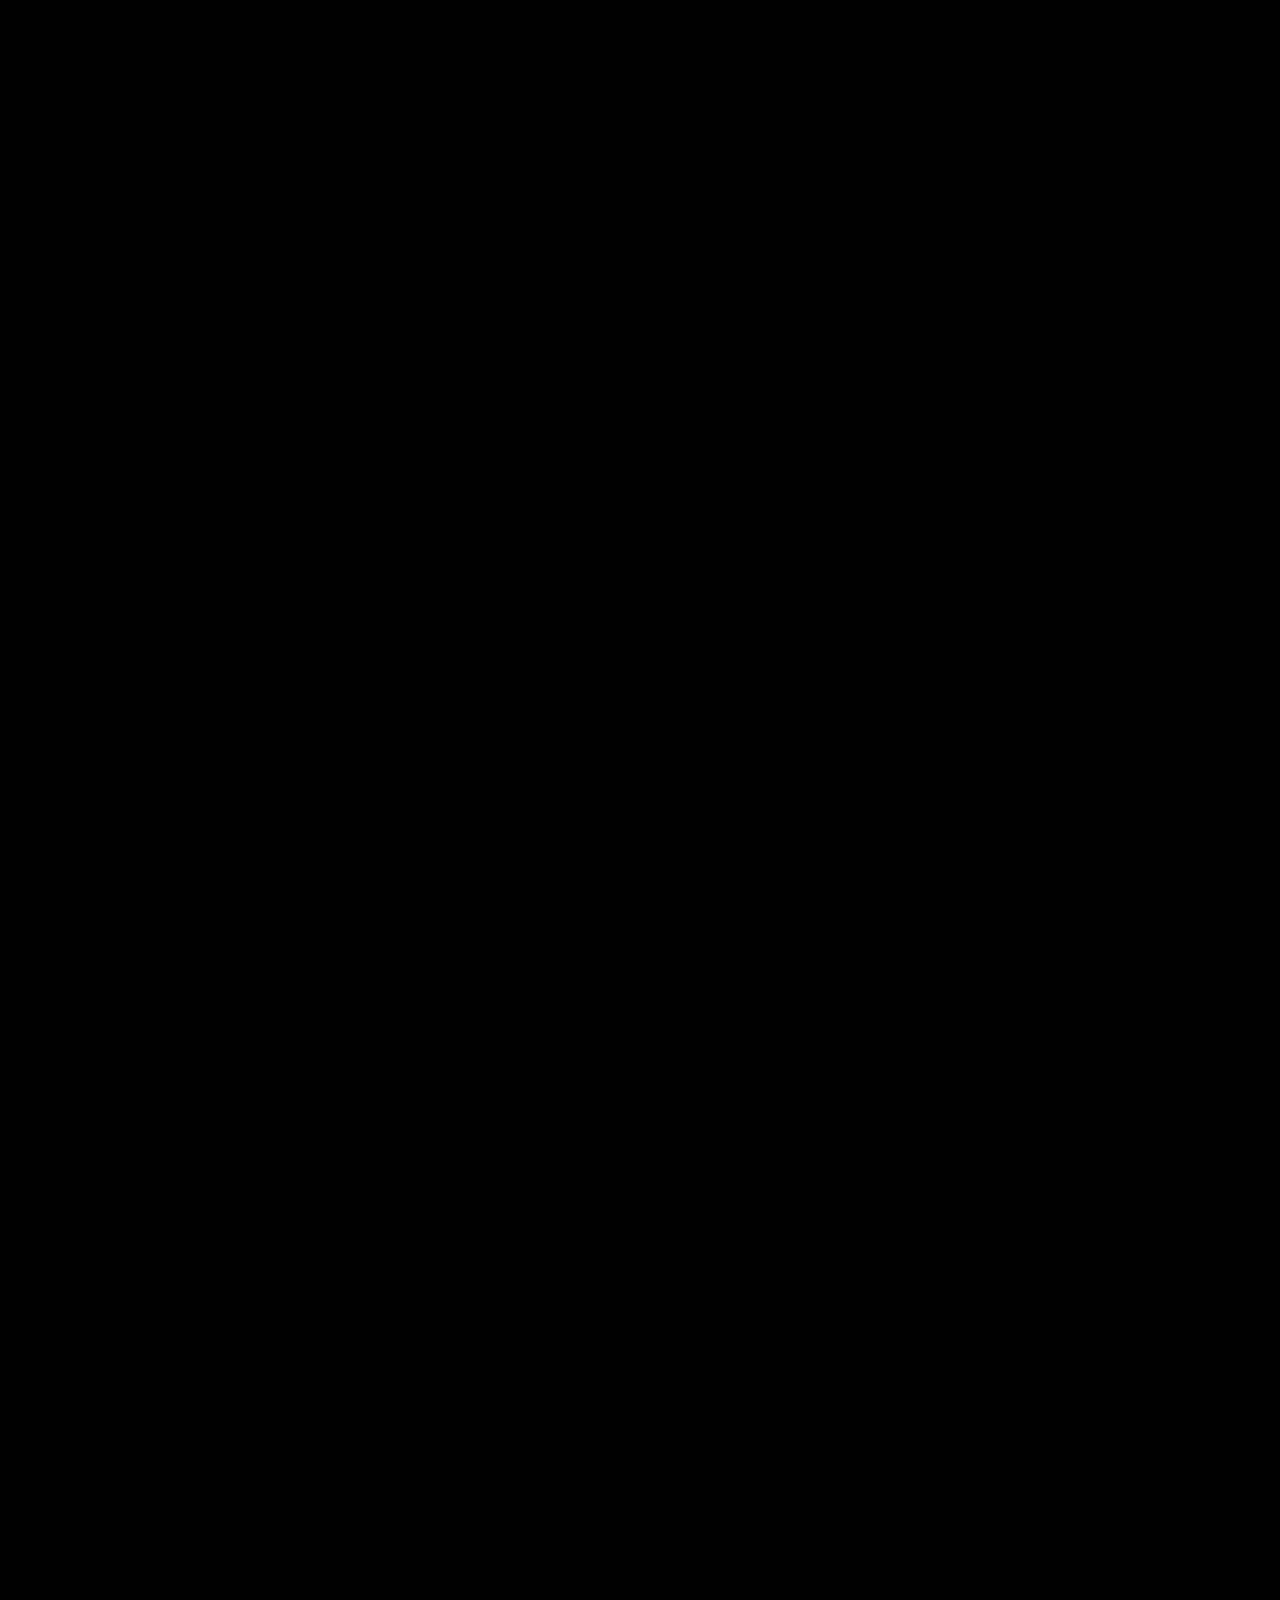
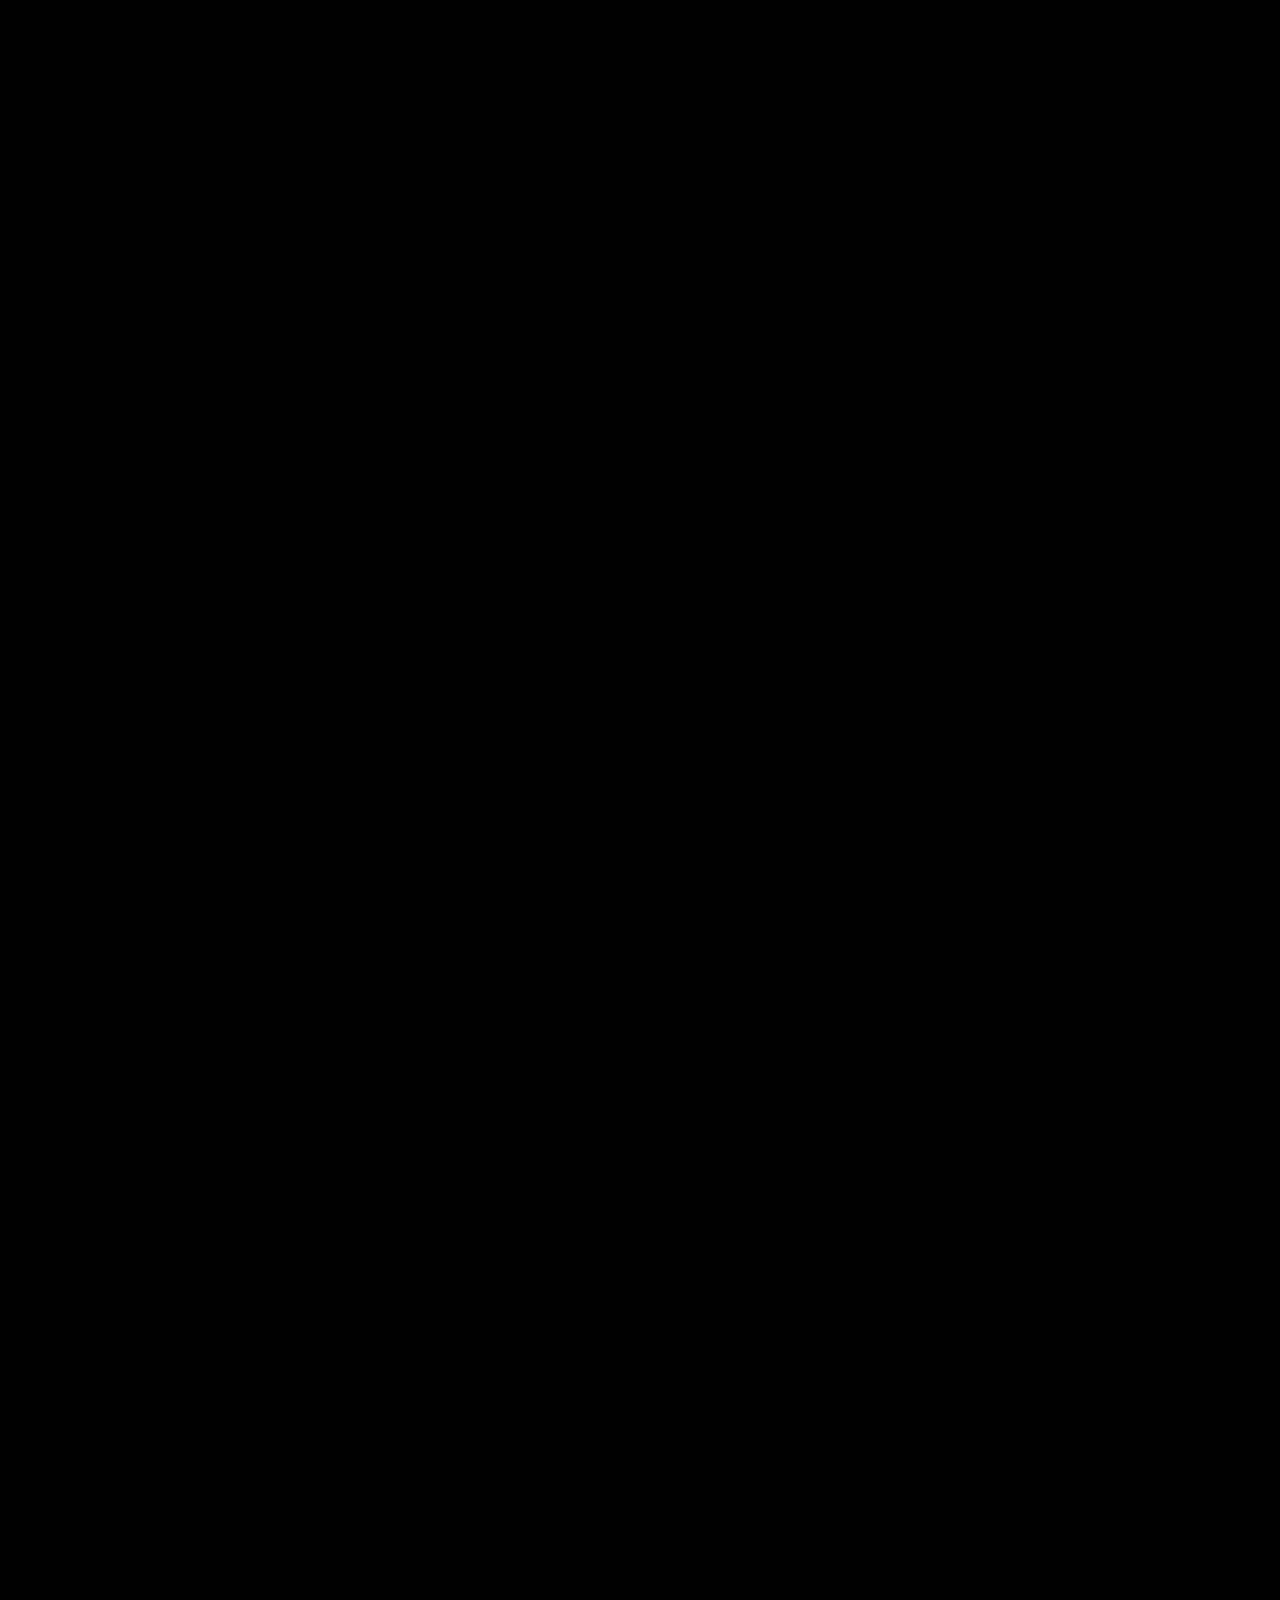
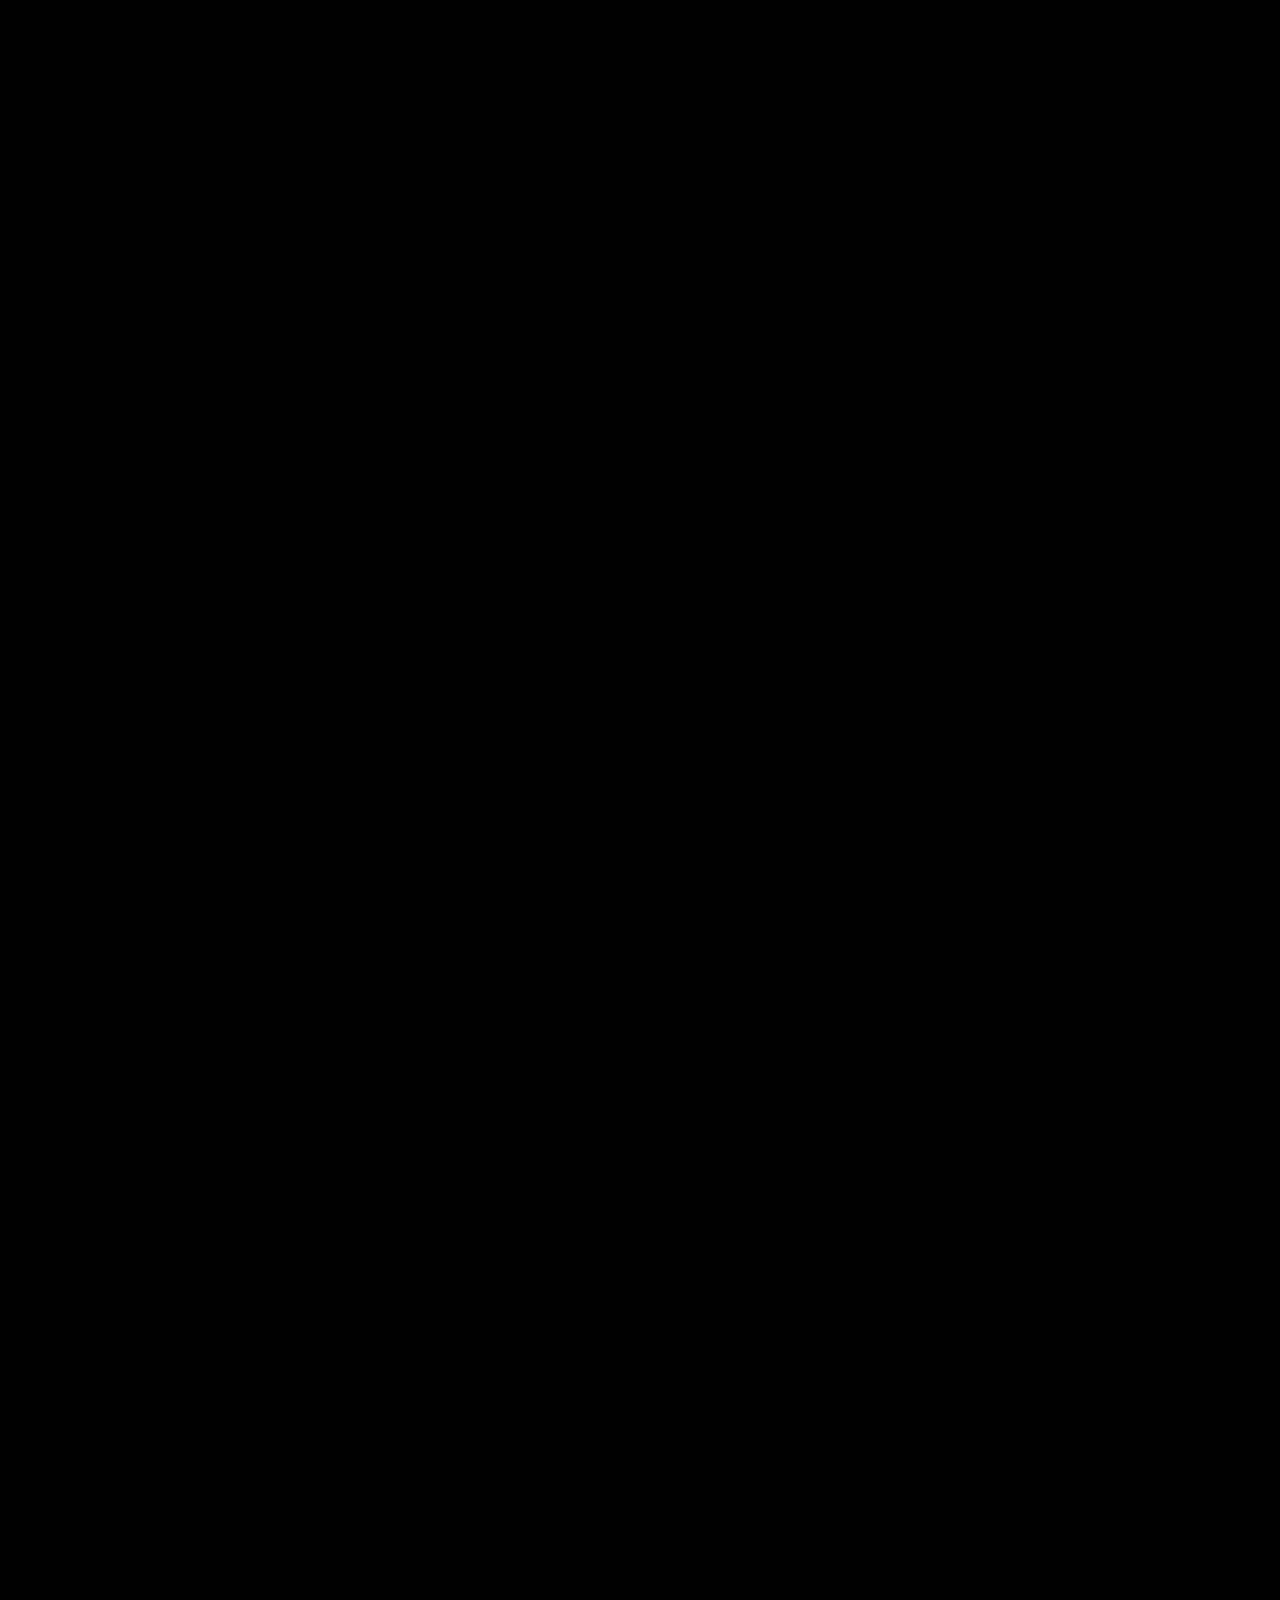
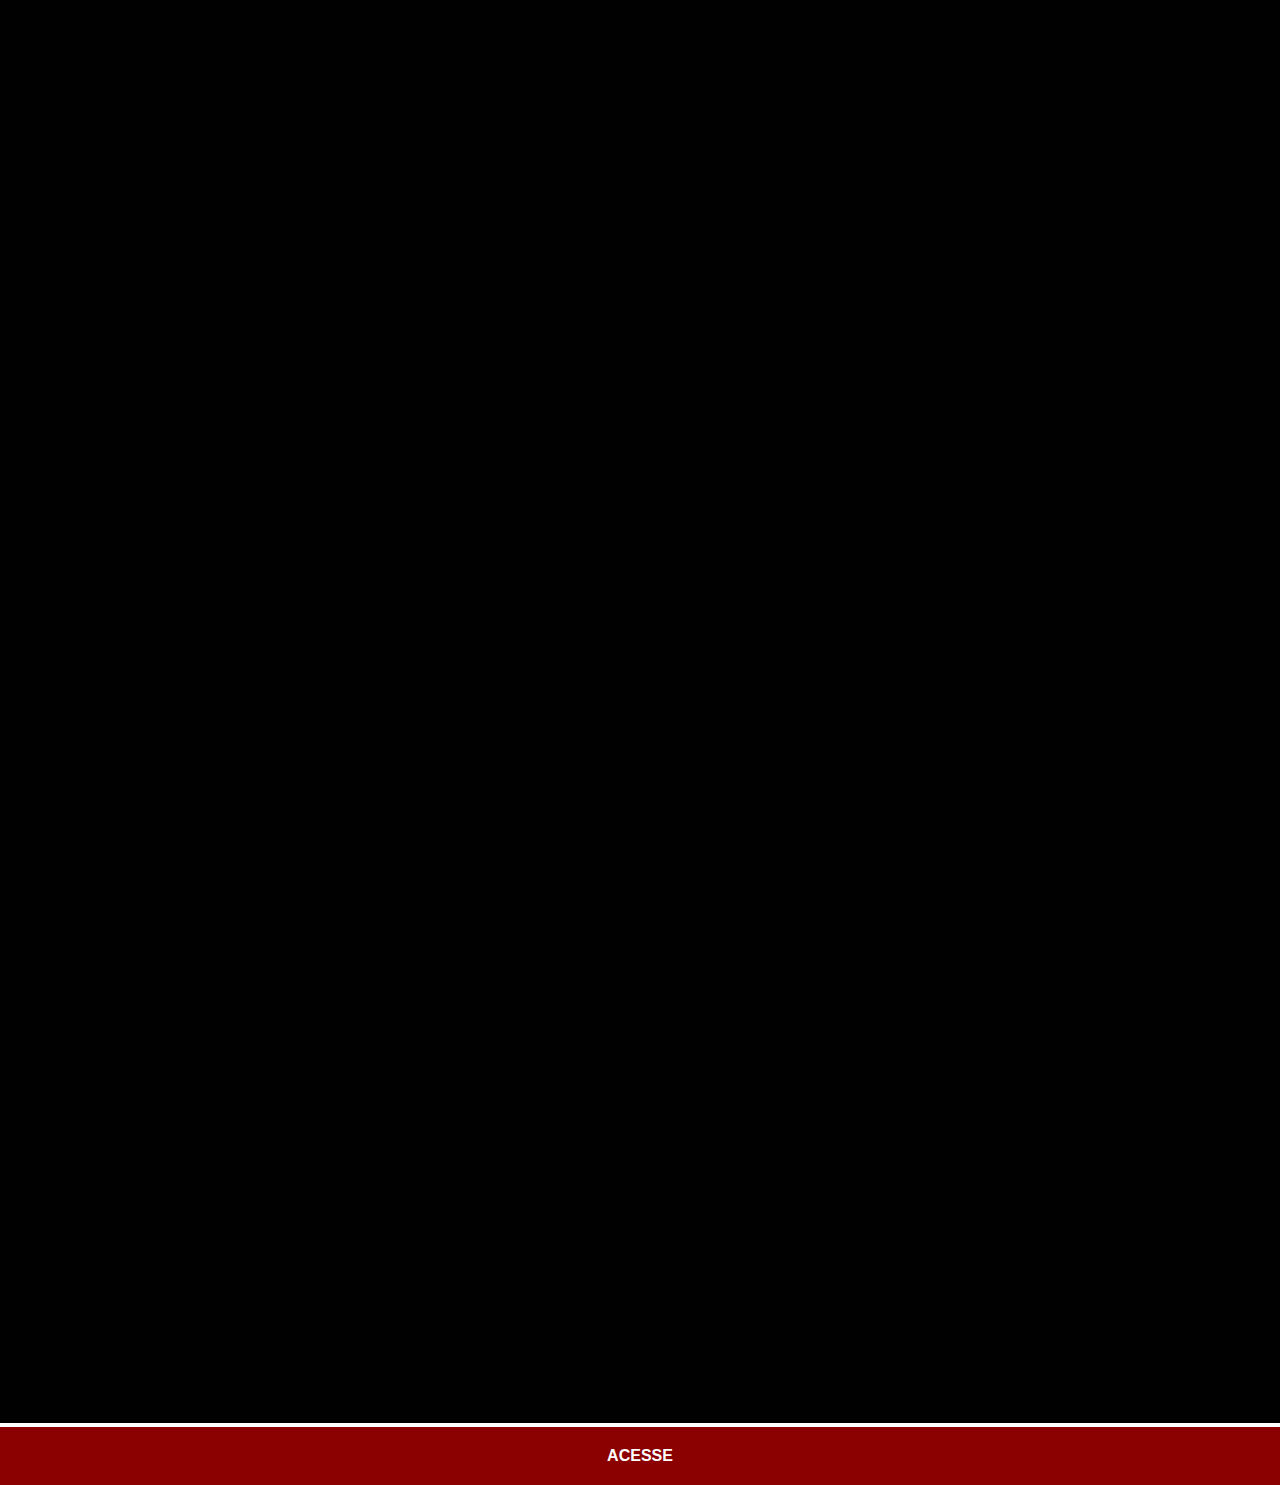
<file: youtube.html>
<!DOCTYPE html>
<html lang="pt-br">
<head>
    <meta charset="UTF-8">
    <meta http-equiv="X-UA-Compatible" content="IE=edge">
    <meta name="viewport" content="width=device-width, initial-scale=1.0">
    <link rel="stylesheet" href="estilos/social.css">
    <title>Youtube</title>
</head>
<body>
    <img src="imagens/tela-youtube.jpg" alt="Youtube">
    <a href="https://www.youtube.com/@gustavotreze/videos " target="_blank">ACESSE</a>
</body>
</html>
</file>
<file: estilos/style.css>
@charset "UTF-8";

*{
    margin: 0px;
    padding: 0px;
    font-family: Arial, Helvetica, sans-serif;
}

html, body{
    height: 100vh;
    width: 100vw;
    background-color: black;
}

body{
    background: url(../imagens/fundo-madeira.jpg) no-repeat top center;
    background-size: cover;
    background-attachment: fixed;
}

main{
    position: relative;
    height: 100vh;
    
}

#telefone{
    position: absolute;
    top: 50%;
    left: 50%;
    transform: translate(-50%, -50%);
    height: 627px;
    width: 311px;
    background: url('../imagens/frame-iphone.png') no-repeat;
}

iframe#tela{
    position: relative;
    top: 80px;
    left: 22px;
    width: 267px;
    height: 471px;
}

#redes-sociais{
    text-align: right;
}

#redes-sociais img{
    width: 50px;
    margin: 10px;
    border-radius: 50%;
    box-shadow: 2px 2px 5px rgba(0, 0, 0, 0.384);
    box-sizing: border-box;
}

#redes-sociais img:hover{
    border: 2px solid rgba(255, 255, 255, 0.349);
    transform: translate(-3px, -3px);
    box-shadow: 5px 5px 10px rgba(0, 0, 0, 0.63);
    transition: transform .3s;
}
</file>
<file: estilos/social.css>
@charset "UTF-8";
*{
    margin: 0px;
    padding: 0px;
    font-family: Arial, Helvetica, sans-serif;
}

::-webkit-scrollbar{
    width: 0px;
    height: 0px;
}

img{
    width: 100vw;
}
a{
    display: block;
    background-color: darkred;
    color: white;
    padding: 20px;
    text-align: center;
    font-weight: bolder;
    text-decoration: none;
}
a:hover{
    background-color: red;
}
</file>
